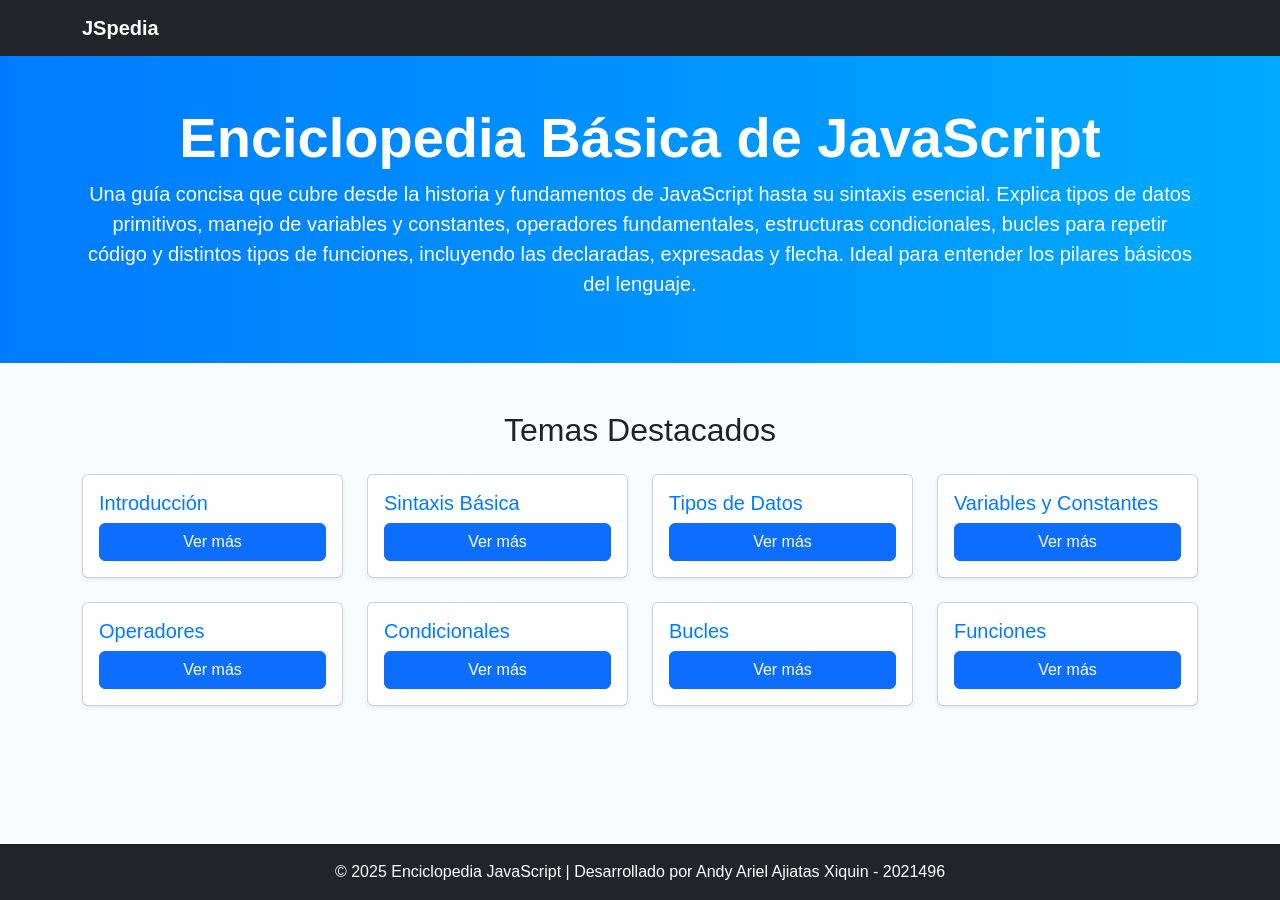
<file: index.html>
<!DOCTYPE html>
<html lang="es">
  <head>
    <meta charset="UTF-8" />
    <meta name="viewport" content="width=device-width, initial-scale=1.0" />
    <link rel="icon" href="../img/1.png" type="image/x-icon" />
    <title>Enciclopedia JavaScript</title>
    <link
      href="https://cdn.jsdelivr.net/npm/bootstrap@5.3.3/dist/css/bootstrap.min.css"
      rel="stylesheet"
    />
    <link href="css/style.css" rel="stylesheet" />
  </head>
  <body>
    <nav class="navbar navbar-expand-lg navbar-dark bg-dark shadow">
      <div class="container">
        <a class="navbar-brand fw-bold" href="index.html">JSpedia</a>
        <button
          class="navbar-toggler"
          type="button"
          data-bs-toggle="collapse"
          data-bs-target="#menu"
        >
          <span class="navbar-toggler-icon"></span>
        </button>
      </div>
    </nav>

    <header class="bg-primary text-white text-center py-5">
      <div class="container">
        <h1 class="display-4 fw-bold">Enciclopedia Básica de JavaScript</h1>
        <p class="lead">
          Una guía concisa que cubre desde la historia y fundamentos de
          JavaScript hasta su sintaxis esencial. Explica tipos de datos
          primitivos, manejo de variables y constantes, operadores
          fundamentales, estructuras condicionales, bucles para repetir código y
          distintos tipos de funciones, incluyendo las declaradas, expresadas y
          flecha. Ideal para entender los pilares básicos del lenguaje.
        </p>
      </div>
    </header>

    <main class="container my-5" id="temas">
      <h2 class="text-center mb-4">Temas Destacados</h2>
      <div class="row g-4 justify-content-center">
        <div class="col-12 col-sm-6 col-md-4 col-lg-3">
          <div class="card h-100 shadow-sm">
            <div class="card-body">
              <h5 class="card-title">Introducción</h5>
              <a href="temas/introduccion.html" class="btn btn-primary w-100"
                >Ver más</a
              >
            </div>
          </div>
        </div>

        <div class="col-md-3">
          <div class="card h-100 shadow-sm">
            <div class="card-body">
              <h5 class="card-title">Sintaxis Básica</h5>
              <a href="temas/sintaxis.html" class="btn btn-primary w-100"
                >Ver más</a
              >
            </div>
          </div>
        </div>

        <div class="col-md-3">
          <div class="card h-100 shadow-sm">
            <div class="card-body">
              <h5 class="card-title">Tipos de Datos</h5>
              <a href="temas/tipos-datos.html" class="btn btn-primary w-100"
                >Ver más</a
              >
            </div>
          </div>
        </div>

        <div class="col-md-3">
          <div class="card h-100 shadow-sm">
            <div class="card-body">
              <h5 class="card-title">Variables y Constantes</h5>
              <a href="temas/variables.html" class="btn btn-primary w-100"
                >Ver más</a
              >
            </div>
          </div>
        </div>

        <div class="col-md-3">
          <div class="card h-100 shadow-sm">
            <div class="card-body">
              <h5 class="card-title">Operadores</h5>
              <a href="temas/operadores.html" class="btn btn-primary w-100"
                >Ver más</a
              >
            </div>
          </div>
        </div>

        <div class="col-md-3">
          <div class="card h-100 shadow-sm">
            <div class="card-body">
              <h5 class="card-title">Condicionales</h5>
              <a href="temas/condicionales.html" class="btn btn-primary w-100"
                >Ver más</a
              >
            </div>
          </div>
        </div>

        <div class="col-md-3">
          <div class="card h-100 shadow-sm">
            <div class="card-body">
              <h5 class="card-title">Bucles</h5>
              <a href="temas/bucles.html" class="btn btn-primary w-100"
                >Ver más</a
              >
            </div>
          </div>
        </div>

        <div class="col-md-3">
          <div class="card h-100 shadow-sm">
            <div class="card-body">
              <h5 class="card-title">Funciones</h5>
              <a href="temas/funciones.html" class="btn btn-primary w-100"
                >Ver más</a
              >
            </div>
          </div>
        </div>
      </div>
    </main>

    <footer class="bg-dark text-white text-center py-3 mt-5">
      <p class="mb-0">
        © 2025 Enciclopedia JavaScript | Desarrollado por Andy Ariel Ajiatas
        Xiquin - 2021496
      </p>
    </footer>

    <script src="https://cdn.jsdelivr.net/npm/bootstrap@5.3.3/dist/js/bootstrap.bundle.min.js"></script>
  </body>
</html>
</file>
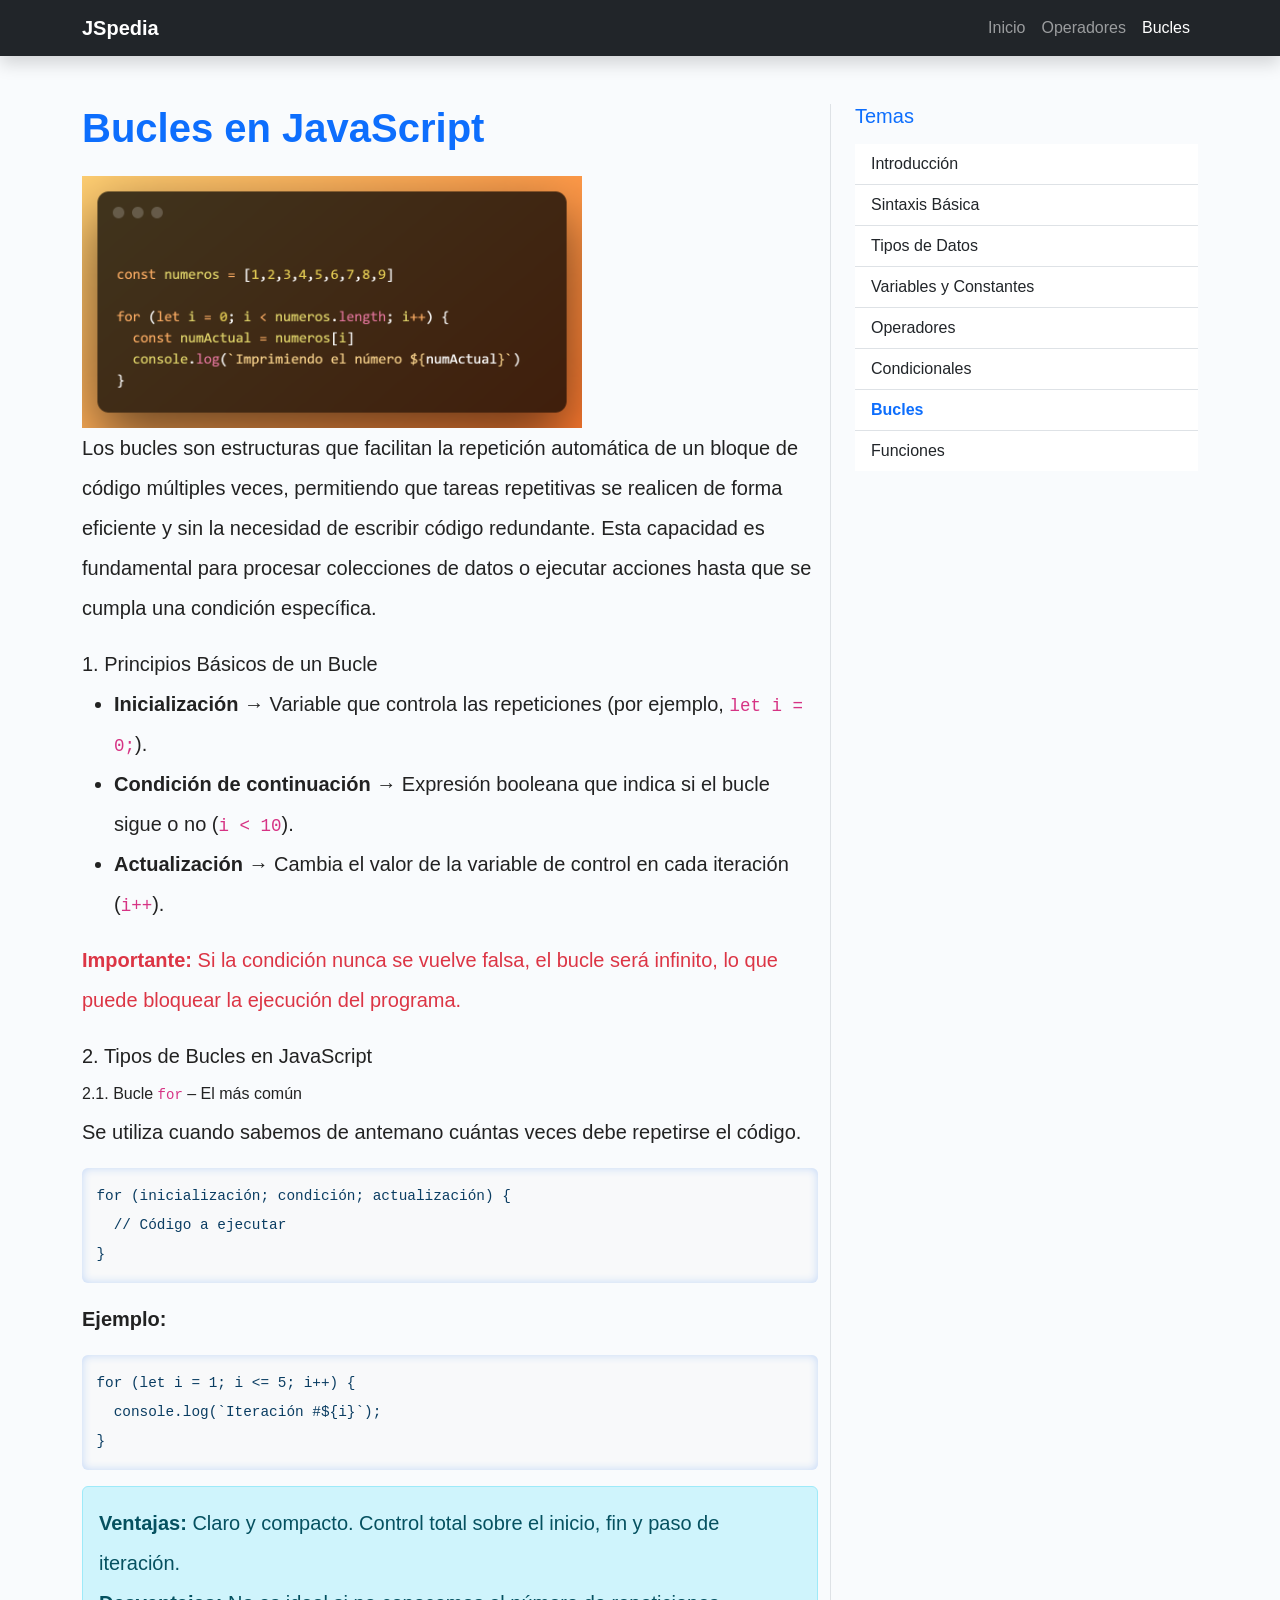
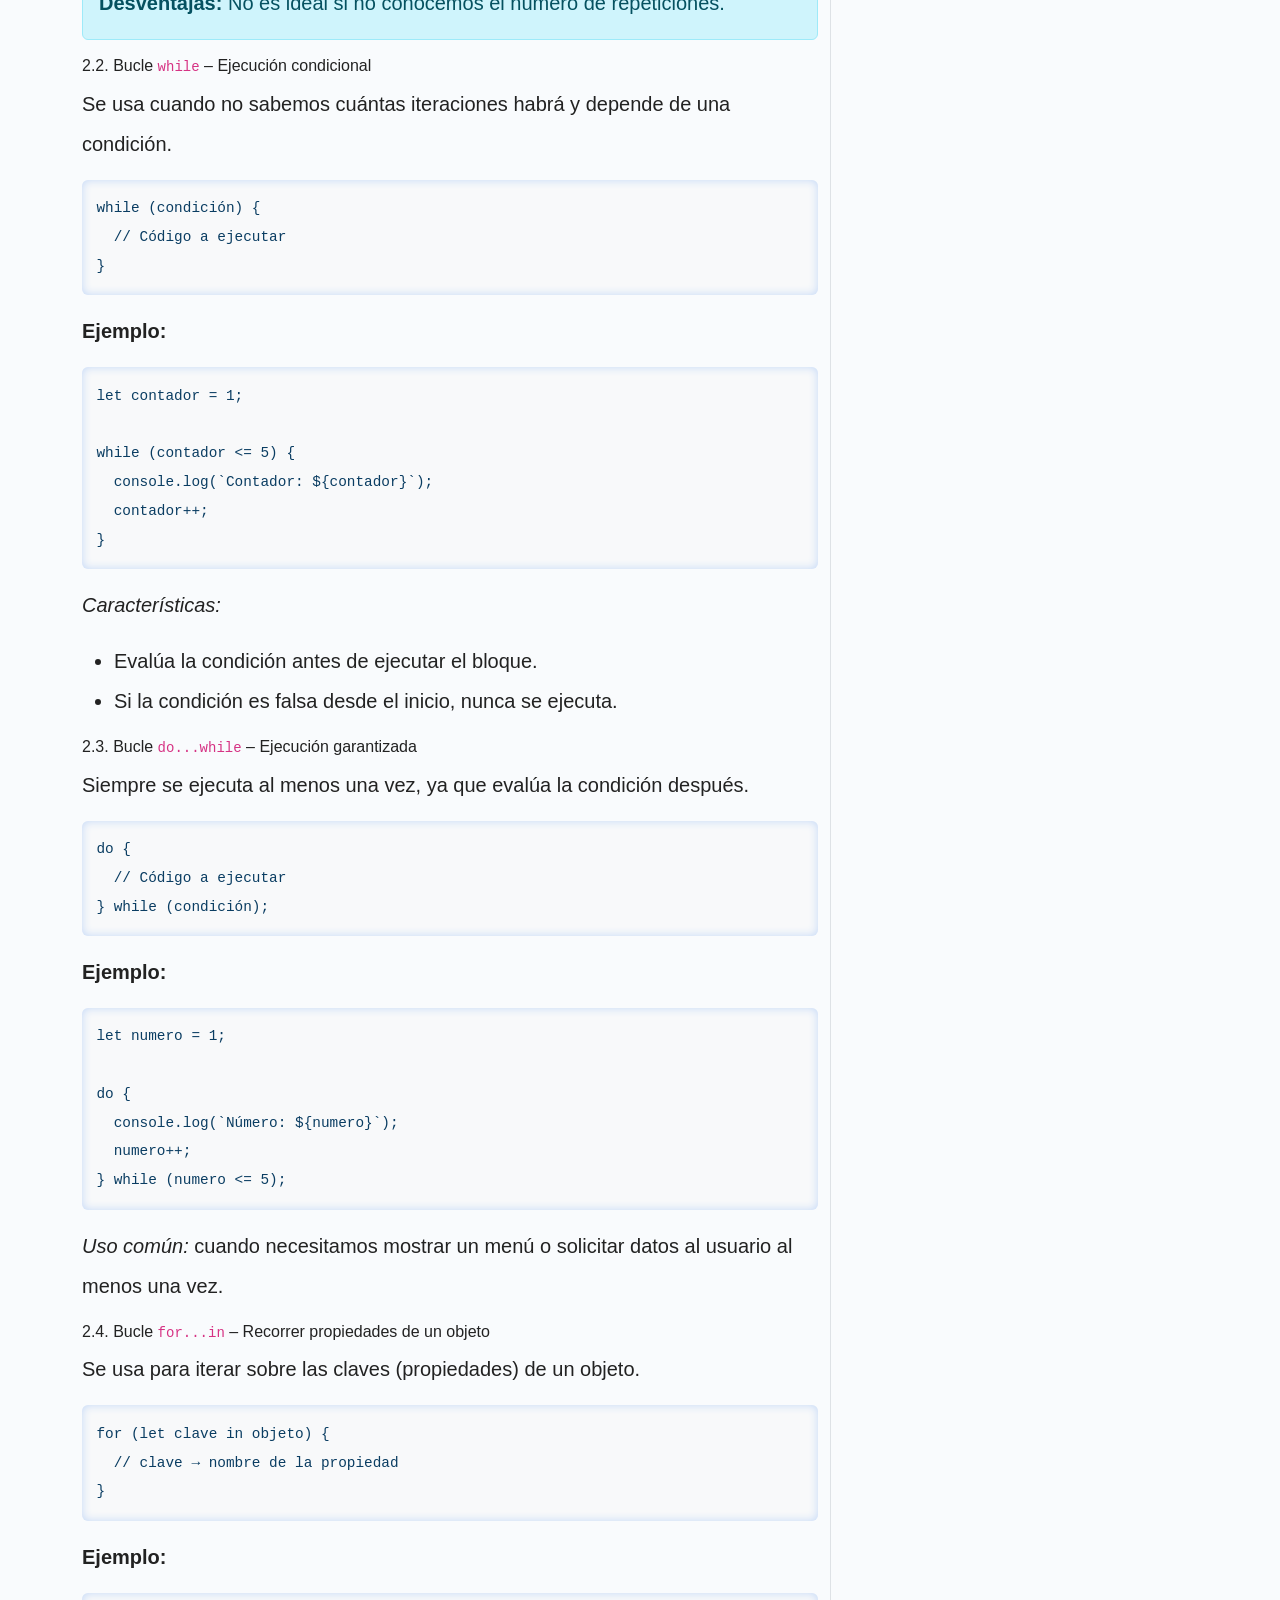
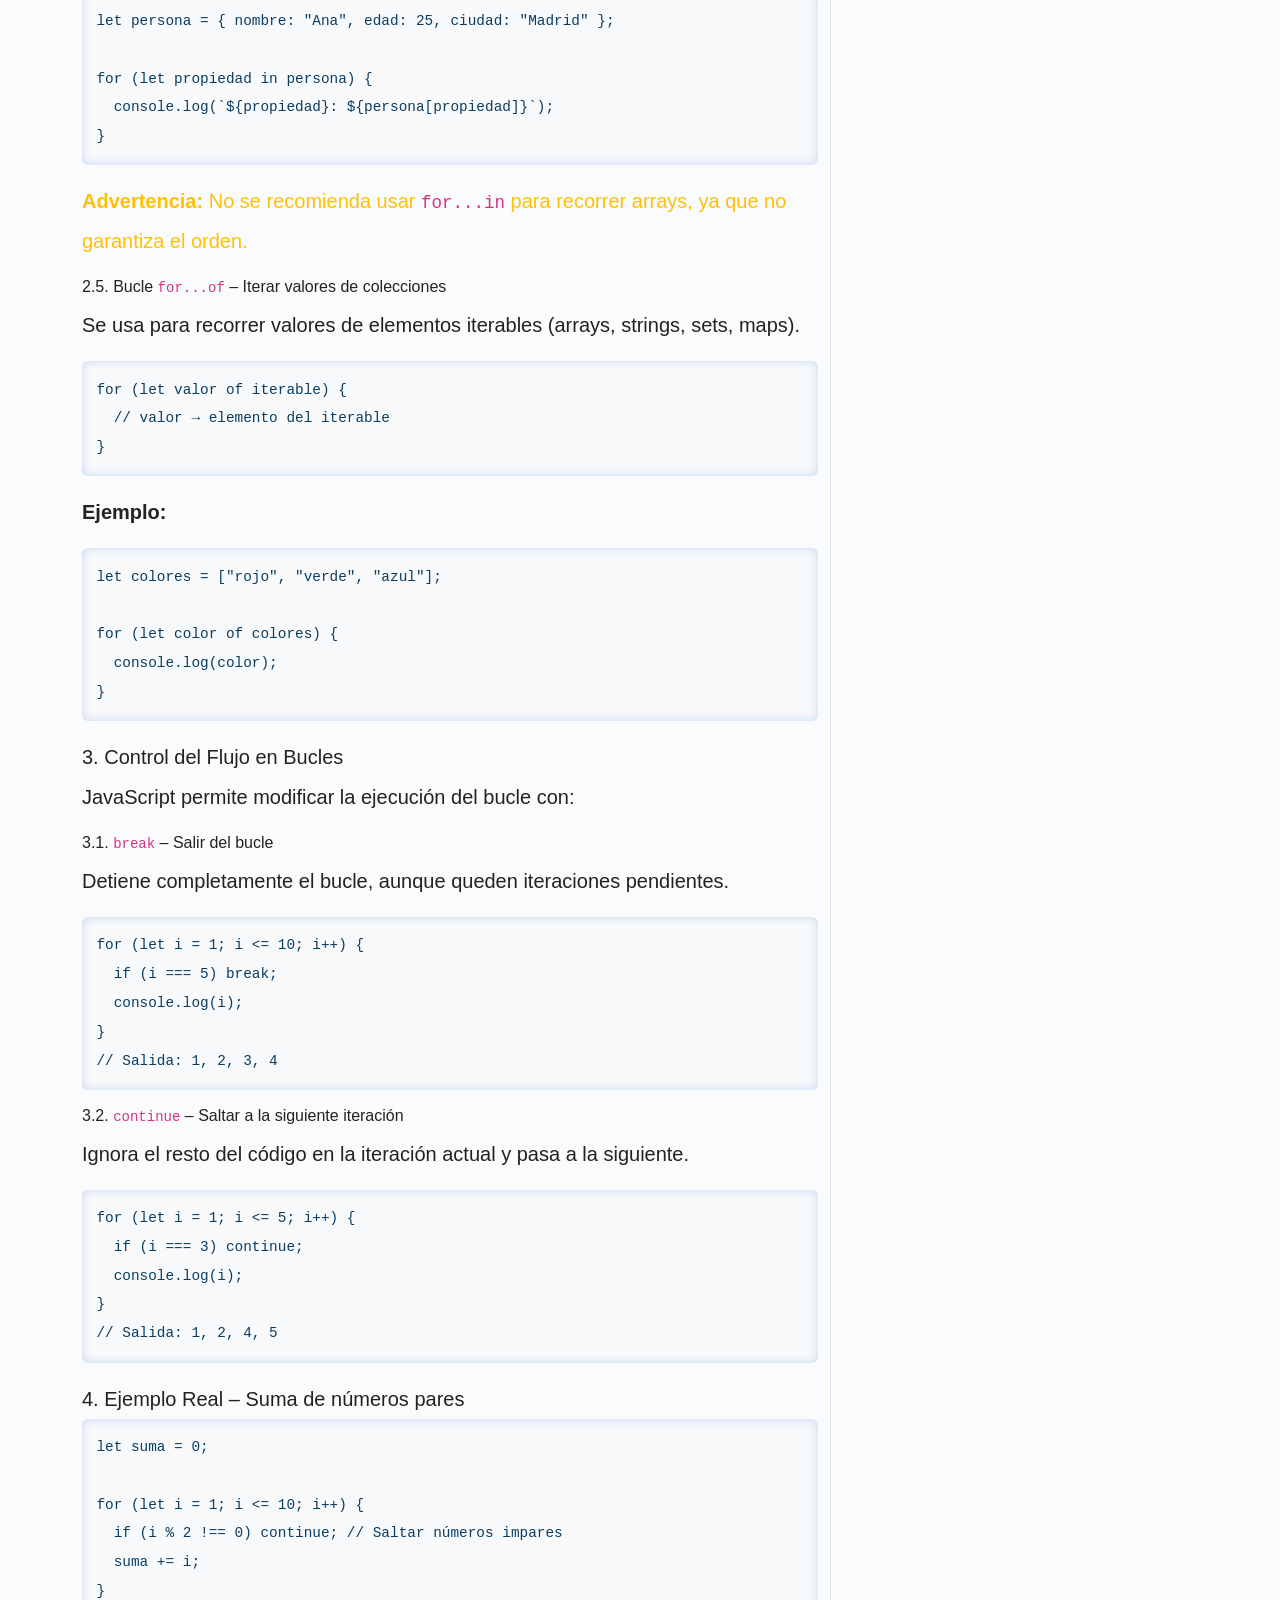
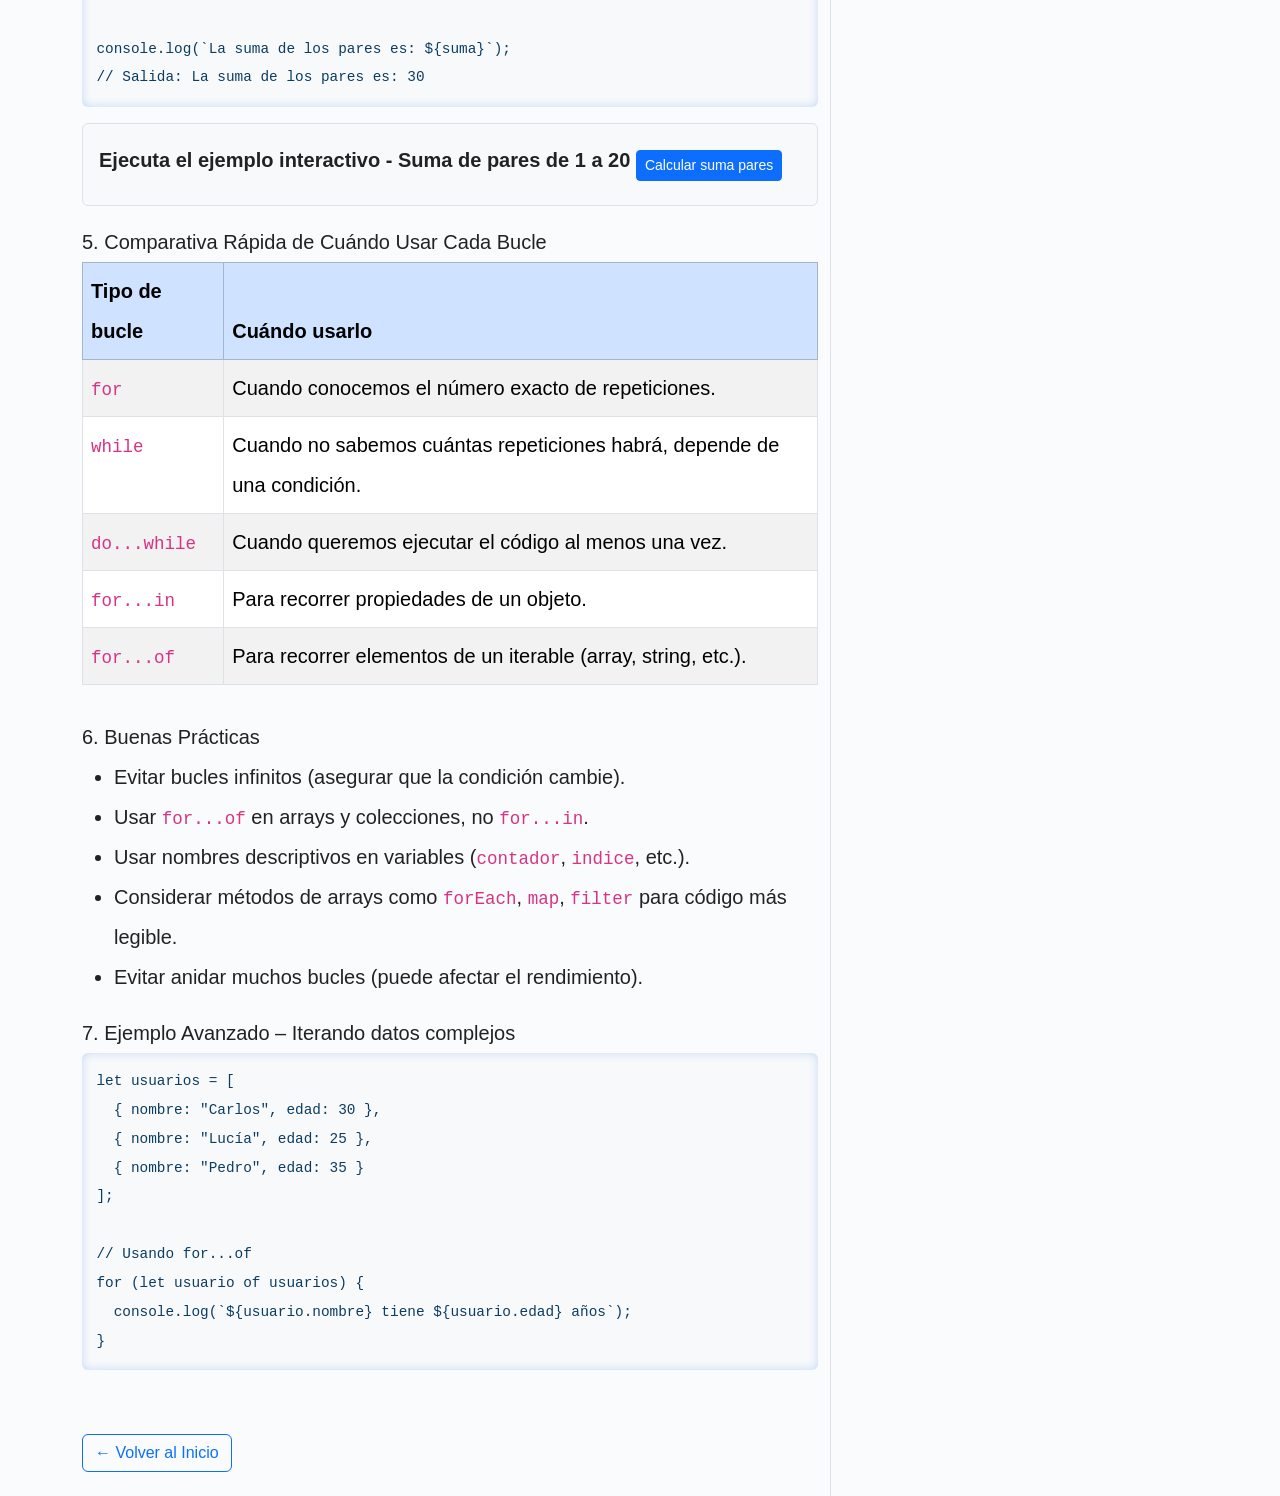
<file: temas/bucles.html>
<!DOCTYPE html>
<html lang="es">
  <head>
    <meta charset="UTF-8" />
    <meta name="viewport" content="width=device-width, initial-scale=1" />
    <link rel="icon" href="../img/1.png" type="image/x-icon" />
    <title>Bucles en JavaScript</title>
    <link
      href="https://cdn.jsdelivr.net/npm/bootstrap@5.3.3/dist/css/bootstrap.min.css"
      rel="stylesheet"
    />
    <link href="../css/style.css" rel="stylesheet" />
    <style>
      pre code {
        display: block;
        padding: 1em;
        background-color: #f8f9fa;
        border-radius: 0.375rem;
        overflow-x: auto;
        font-size: 0.9rem;
      }
    </style>
  </head>
  <body>
    <nav class="navbar navbar-expand-lg navbar-dark bg-dark shadow sticky-top">
      <div class="container">
        <a class="navbar-brand fw-bold" href="../index.html">JSpedia</a>
        <button
          class="navbar-toggler"
          type="button"
          data-bs-toggle="collapse"
          data-bs-target="#menuTema"
          aria-controls="menuTema"
          aria-expanded="false"
          aria-label="Toggle navigation"
        >
          <span class="navbar-toggler-icon"></span>
        </button>
        <div class="collapse navbar-collapse" id="menuTema">
          <ul class="navbar-nav ms-auto fs-6">
            <li class="nav-item">
              <a class="nav-link" href="../index.html">Inicio</a>
            </li>
            <li class="nav-item">
              <a class="nav-link" href="operadores.html">Operadores</a>
            </li>
            <li class="nav-item">
              <a class="nav-link active" href="bucles.html">Bucles</a>
            </li>
          </ul>
        </div>
      </div>
    </nav>

    <div class="container my-5">
      <div class="row">
        <main class="col-lg-8">
          <h1 class="mb-4 text-primary fw-bold">Bucles en JavaScript</h1>
          <img src="../img/7.png" class="card-img-top" alt="Bucles" />

          <article class="mb-4 fs-5 lh-lg">
            <section class="mb-5 fs-5 lh-lg">
              <p>
                Los bucles son estructuras que facilitan la repetición
                automática de un bloque de código múltiples veces, permitiendo
                que tareas repetitivas se realicen de forma eficiente y sin la
                necesidad de escribir código redundante. Esta capacidad es
                fundamental para procesar colecciones de datos o ejecutar
                acciones hasta que se cumpla una condición específica.
              </p>

              <h5 class="mt-4">1. Principios Básicos de un Bucle</h5>
              <ul>
                <li>
                  <strong>Inicialización</strong> → Variable que controla las
                  repeticiones (por ejemplo, <code>let i = 0;</code>).
                </li>
                <li>
                  <strong>Condición de continuación</strong> → Expresión
                  booleana que indica si el bucle sigue o no (<code
                    >i &lt; 10</code
                  >).
                </li>
                <li>
                  <strong>Actualización</strong> → Cambia el valor de la
                  variable de control en cada iteración (<code>i++</code>).
                </li>
              </ul>
              <p class="text-danger">
                <strong>Importante:</strong> Si la condición nunca se vuelve
                falsa, el bucle será infinito, lo que puede bloquear la
                ejecución del programa.
              </p>

              <h5 class="mt-4">2. Tipos de Bucles en JavaScript</h5>

              <h6 class="mt-3">2.1. Bucle <code>for</code> – El más común</h6>
              <p>
                Se utiliza cuando sabemos de antemano cuántas veces debe
                repetirse el código.
              </p>
              <pre><code>for (inicialización; condición; actualización) {
  // Código a ejecutar
}</code></pre>
              <p><strong>Ejemplo:</strong></p>
              <pre><code>for (let i = 1; i &lt;= 5; i++) {
  console.log(`Iteración #${i}`);
}</code></pre>
              <div class="alert alert-info">
                <strong>Ventajas:</strong> Claro y compacto. Control total sobre
                el inicio, fin y paso de iteración.<br />
                <strong>Desventajas:</strong> No es ideal si no conocemos el
                número de repeticiones.
              </div>

              <h6 class="mt-3">
                2.2. Bucle <code>while</code> – Ejecución condicional
              </h6>
              <p>
                Se usa cuando no sabemos cuántas iteraciones habrá y depende de
                una condición.
              </p>
              <pre><code>while (condición) {
  // Código a ejecutar
}</code></pre>
              <p><strong>Ejemplo:</strong></p>
              <pre><code>let contador = 1;

while (contador &lt;= 5) {
  console.log(`Contador: ${contador}`);
  contador++;
}</code></pre>
              <p><em>Características:</em></p>
              <ul>
                <li>Evalúa la condición antes de ejecutar el bloque.</li>
                <li>
                  Si la condición es falsa desde el inicio, nunca se ejecuta.
                </li>
              </ul>

              <h6 class="mt-3">
                2.3. Bucle <code>do...while</code> – Ejecución garantizada
              </h6>
              <p>
                Siempre se ejecuta al menos una vez, ya que evalúa la condición
                después.
              </p>
              <pre><code>do {
  // Código a ejecutar
} while (condición);</code></pre>
              <p><strong>Ejemplo:</strong></p>
              <pre><code>let numero = 1;

do {
  console.log(`Número: ${numero}`);
  numero++;
} while (numero &lt;= 5);</code></pre>
              <p>
                <em>Uso común:</em> cuando necesitamos mostrar un menú o
                solicitar datos al usuario al menos una vez.
              </p>

              <h6 class="mt-3">
                2.4. Bucle <code>for...in</code> – Recorrer propiedades de un
                objeto
              </h6>
              <p>
                Se usa para iterar sobre las claves (propiedades) de un objeto.
              </p>
              <pre><code>for (let clave in objeto) {
  // clave → nombre de la propiedad
}</code></pre>
              <p><strong>Ejemplo:</strong></p>
              <pre><code>let persona = { nombre: "Ana", edad: 25, ciudad: "Madrid" };

for (let propiedad in persona) {
  console.log(`${propiedad}: ${persona[propiedad]}`);
}</code></pre>
              <p class="text-warning">
                <strong>Advertencia:</strong> No se recomienda usar
                <code>for...in</code> para recorrer arrays, ya que no garantiza
                el orden.
              </p>

              <h6 class="mt-3">
                2.5. Bucle <code>for...of</code> – Iterar valores de colecciones
              </h6>
              <p>
                Se usa para recorrer valores de elementos iterables (arrays,
                strings, sets, maps).
              </p>
              <pre><code>for (let valor of iterable) {
  // valor → elemento del iterable
}</code></pre>
              <p><strong>Ejemplo:</strong></p>
              <pre><code>let colores = ["rojo", "verde", "azul"];

for (let color of colores) {
  console.log(color);
}</code></pre>

              <h5 class="mt-4">3. Control del Flujo en Bucles</h5>
              <p>JavaScript permite modificar la ejecución del bucle con:</p>

              <h6 class="mt-3">3.1. <code>break</code> – Salir del bucle</h6>
              <p>
                Detiene completamente el bucle, aunque queden iteraciones
                pendientes.
              </p>
              <pre><code>for (let i = 1; i &lt;= 10; i++) {
  if (i === 5) break;
  console.log(i);
}
// Salida: 1, 2, 3, 4</code></pre>

              <h6 class="mt-3">
                3.2. <code>continue</code> – Saltar a la siguiente iteración
              </h6>
              <p>
                Ignora el resto del código en la iteración actual y pasa a la
                siguiente.
              </p>
              <pre><code>for (let i = 1; i &lt;= 5; i++) {
  if (i === 3) continue;
  console.log(i);
}
// Salida: 1, 2, 4, 5</code></pre>

              <h5 class="mt-4">4. Ejemplo Real – Suma de números pares</h5>
              <pre><code>let suma = 0;

for (let i = 1; i &lt;= 10; i++) {
  if (i % 2 !== 0) continue; // Saltar números impares
  suma += i;
}

console.log(`La suma de los pares es: ${suma}`);
// Salida: La suma de los pares es: 30</code></pre>

              <div class="mb-4 p-3 border rounded bg-light">
                <strong
                  >Ejecuta el ejemplo interactivo - Suma de pares de 1 a
                  20</strong
                >
                <button id="btnSumPares" class="btn btn-sm btn-primary mt-2">
                  Calcular suma pares
                </button>
                <div
                  class="mt-2 fs-5 fw-semibold text-success"
                  id="resSumaPares"
                ></div>
              </div>

              <h5 class="mt-4">
                5. Comparativa Rápida de Cuándo Usar Cada Bucle
              </h5>
              <div class="table-responsive">
                <table class="table table-striped table-bordered">
                  <thead class="table-primary">
                    <tr>
                      <th>Tipo de bucle</th>
                      <th>Cuándo usarlo</th>
                    </tr>
                  </thead>
                  <tbody>
                    <tr>
                      <td><code>for</code></td>
                      <td>
                        Cuando conocemos el número exacto de repeticiones.
                      </td>
                    </tr>
                    <tr>
                      <td><code>while</code></td>
                      <td>
                        Cuando no sabemos cuántas repeticiones habrá, depende de
                        una condición.
                      </td>
                    </tr>
                    <tr>
                      <td><code>do...while</code></td>
                      <td>
                        Cuando queremos ejecutar el código al menos una vez.
                      </td>
                    </tr>
                    <tr>
                      <td><code>for...in</code></td>
                      <td>Para recorrer propiedades de un objeto.</td>
                    </tr>
                    <tr>
                      <td><code>for...of</code></td>
                      <td>
                        Para recorrer elementos de un iterable (array, string,
                        etc.).
                      </td>
                    </tr>
                  </tbody>
                </table>
              </div>

              <h5 class="mt-4">6. Buenas Prácticas</h5>
              <ul>
                <li>
                  Evitar bucles infinitos (asegurar que la condición cambie).
                </li>
                <li>
                  Usar <code>for...of</code> en arrays y colecciones, no
                  <code>for...in</code>.
                </li>
                <li>
                  Usar nombres descriptivos en variables (<code>contador</code>,
                  <code>indice</code>, etc.).
                </li>
                <li>
                  Considerar métodos de arrays como <code>forEach</code>,
                  <code>map</code>, <code>filter</code> para código más legible.
                </li>
                <li>
                  Evitar anidar muchos bucles (puede afectar el rendimiento).
                </li>
              </ul>

              <h5 class="mt-4">
                7. Ejemplo Avanzado – Iterando datos complejos
              </h5>
              <pre><code>let usuarios = [
  { nombre: "Carlos", edad: 30 },
  { nombre: "Lucía", edad: 25 },
  { nombre: "Pedro", edad: 35 }
];

// Usando for...of
for (let usuario of usuarios) {
  console.log(`${usuario.nombre} tiene ${usuario.edad} años`);
}</code></pre>
            </section>

            <a href="../index.html" class="btn btn-outline-primary mt-3"
              >← Volver al Inicio</a
            >
          </article>
        </main>

        <nav class="col-lg-4 mt-4 mt-lg-0 ps-lg-4 border-start">
          <h5 class="text-primary mb-3">Temas</h5>
          <ul class="list-group list-group-flush">
            <li class="list-group-item">
              <a href="introduccion.html" class="text-decoration-none text-dark"
                >Introducción</a
              >
            </li>
            <li class="list-group-item">
              <a href="sintaxis.html" class="text-decoration-none text-dark"
                >Sintaxis Básica</a
              >
            </li>
            <li class="list-group-item">
              <a href="tipos-datos.html" class="text-decoration-none text-dark"
                >Tipos de Datos</a
              >
            </li>
            <li class="list-group-item">
              <a href="variables.html" class="text-decoration-none text-dark"
                >Variables y Constantes</a
              >
            </li>
            <li class="list-group-item">
              <a href="operadores.html" class="text-decoration-none text-dark"
                >Operadores</a
              >
            </li>
            <li class="list-group-item">
              <a
                href="condicionales.html"
                class="text-decoration-none text-dark"
                >Condicionales</a
              >
            </li>
            <li class="list-group-item">
              <a
                href="bucles.html"
                class="text-decoration-none fw-semibold text-primary"
                >Bucles</a
              >
            </li>
            <li class="list-group-item">
              <a href="funciones.html" class="text-decoration-none text-dark"
                >Funciones</a
              >
            </li>
          </ul>
        </nav>
      </div>
    </div>

    <script src="https://cdn.jsdelivr.net/npm/bootstrap@5.3.3/dist/js/bootstrap.bundle.min.js"></script>
    <script>
      document.getElementById("btnSumPares").addEventListener("click", () => {
        let suma = 0;
        for (let i = 1; i <= 20; i++) {
          if (i % 2 !== 0) continue;
          suma += i;
        }
        document.getElementById(
          "resSumaPares"
        ).textContent = `La suma de los números pares entre 1 y 20 es: ${suma}`;
        console.log("Suma pares 1-20:", suma);
      });
    </script>
  </body>
</html>
</file>
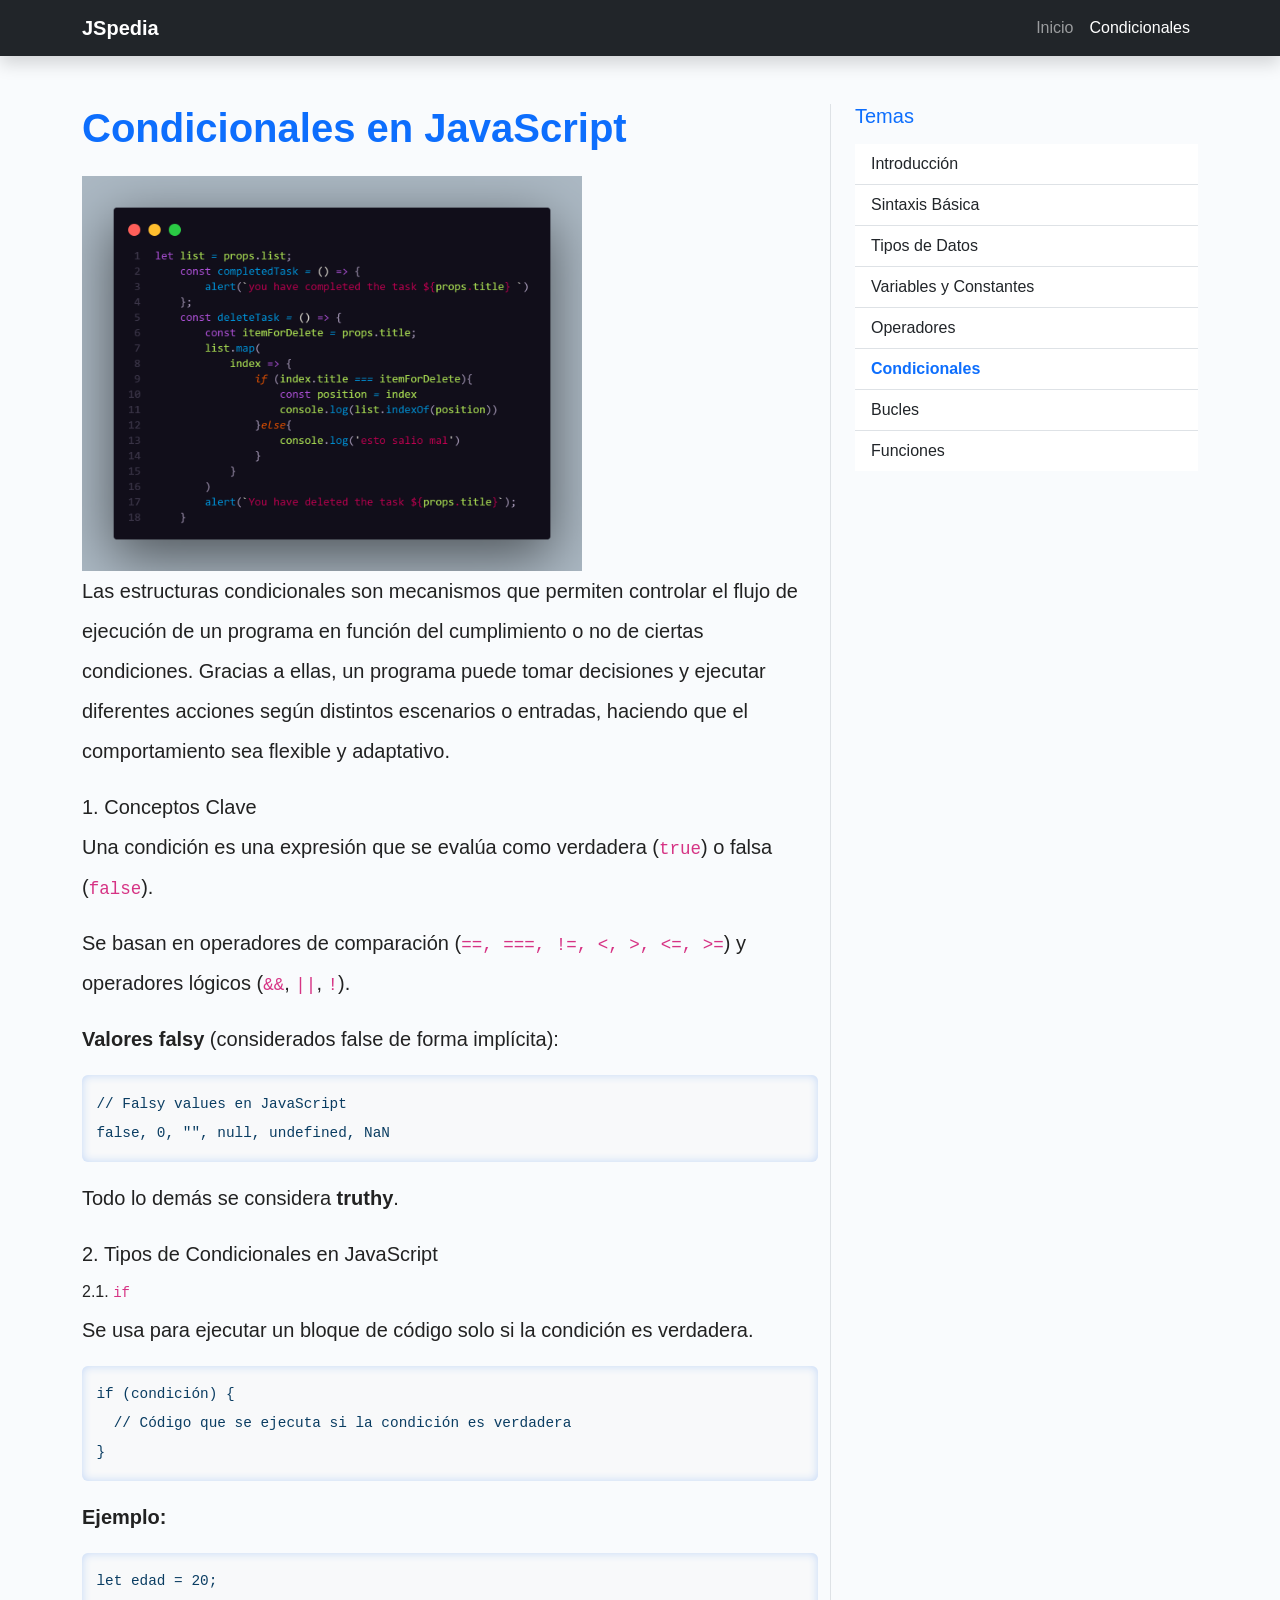
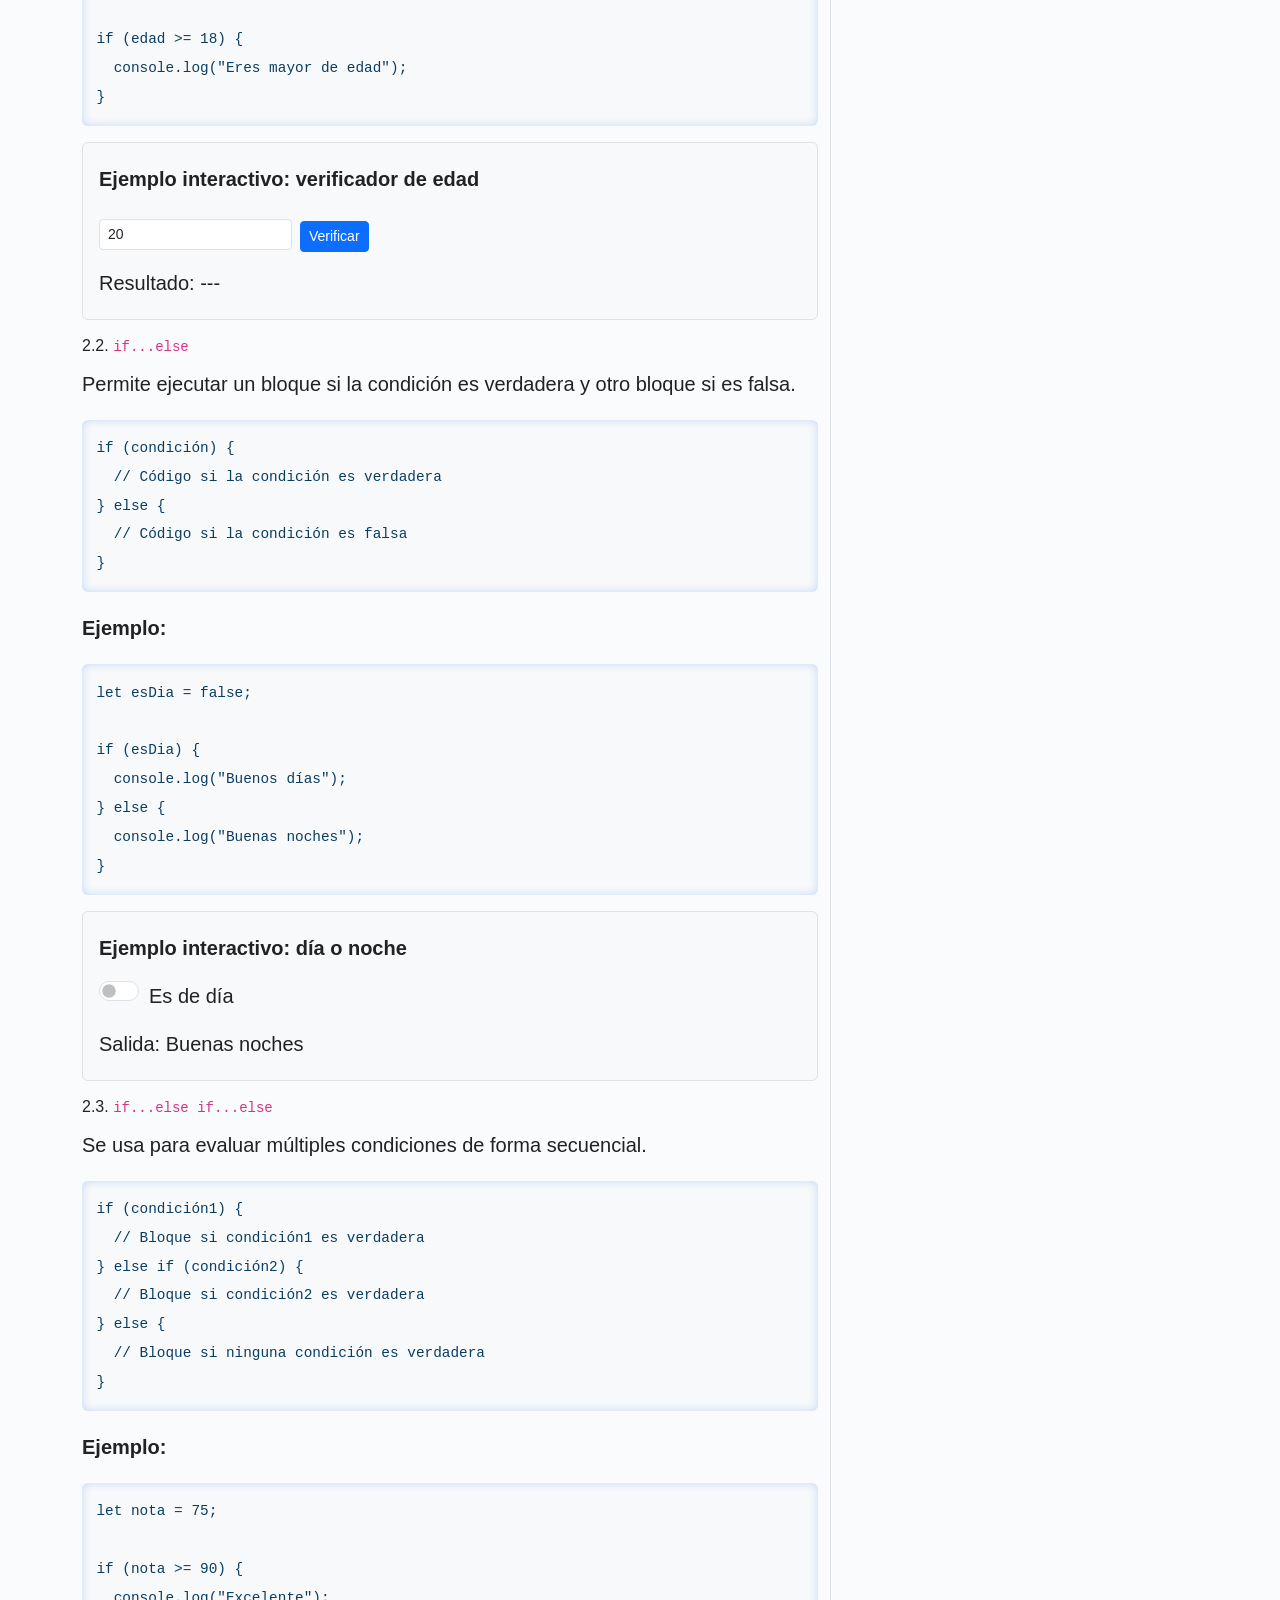
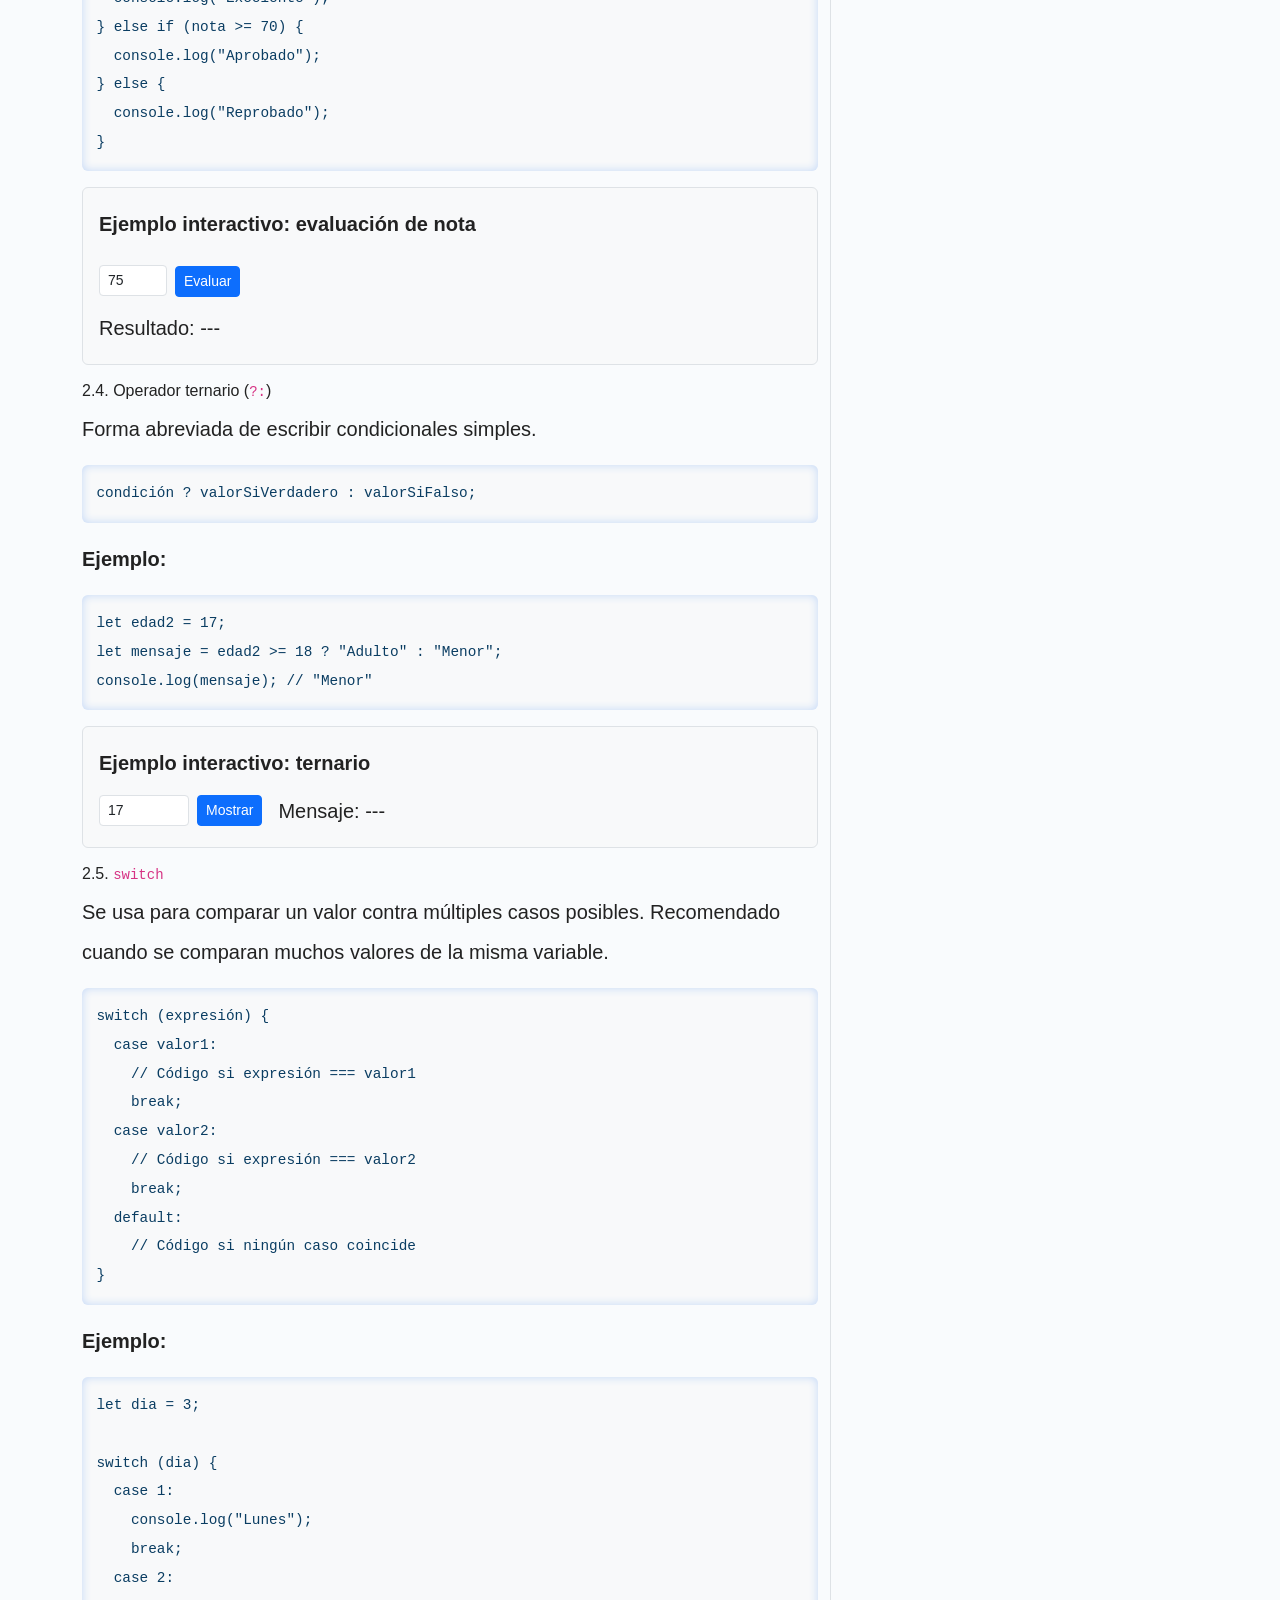
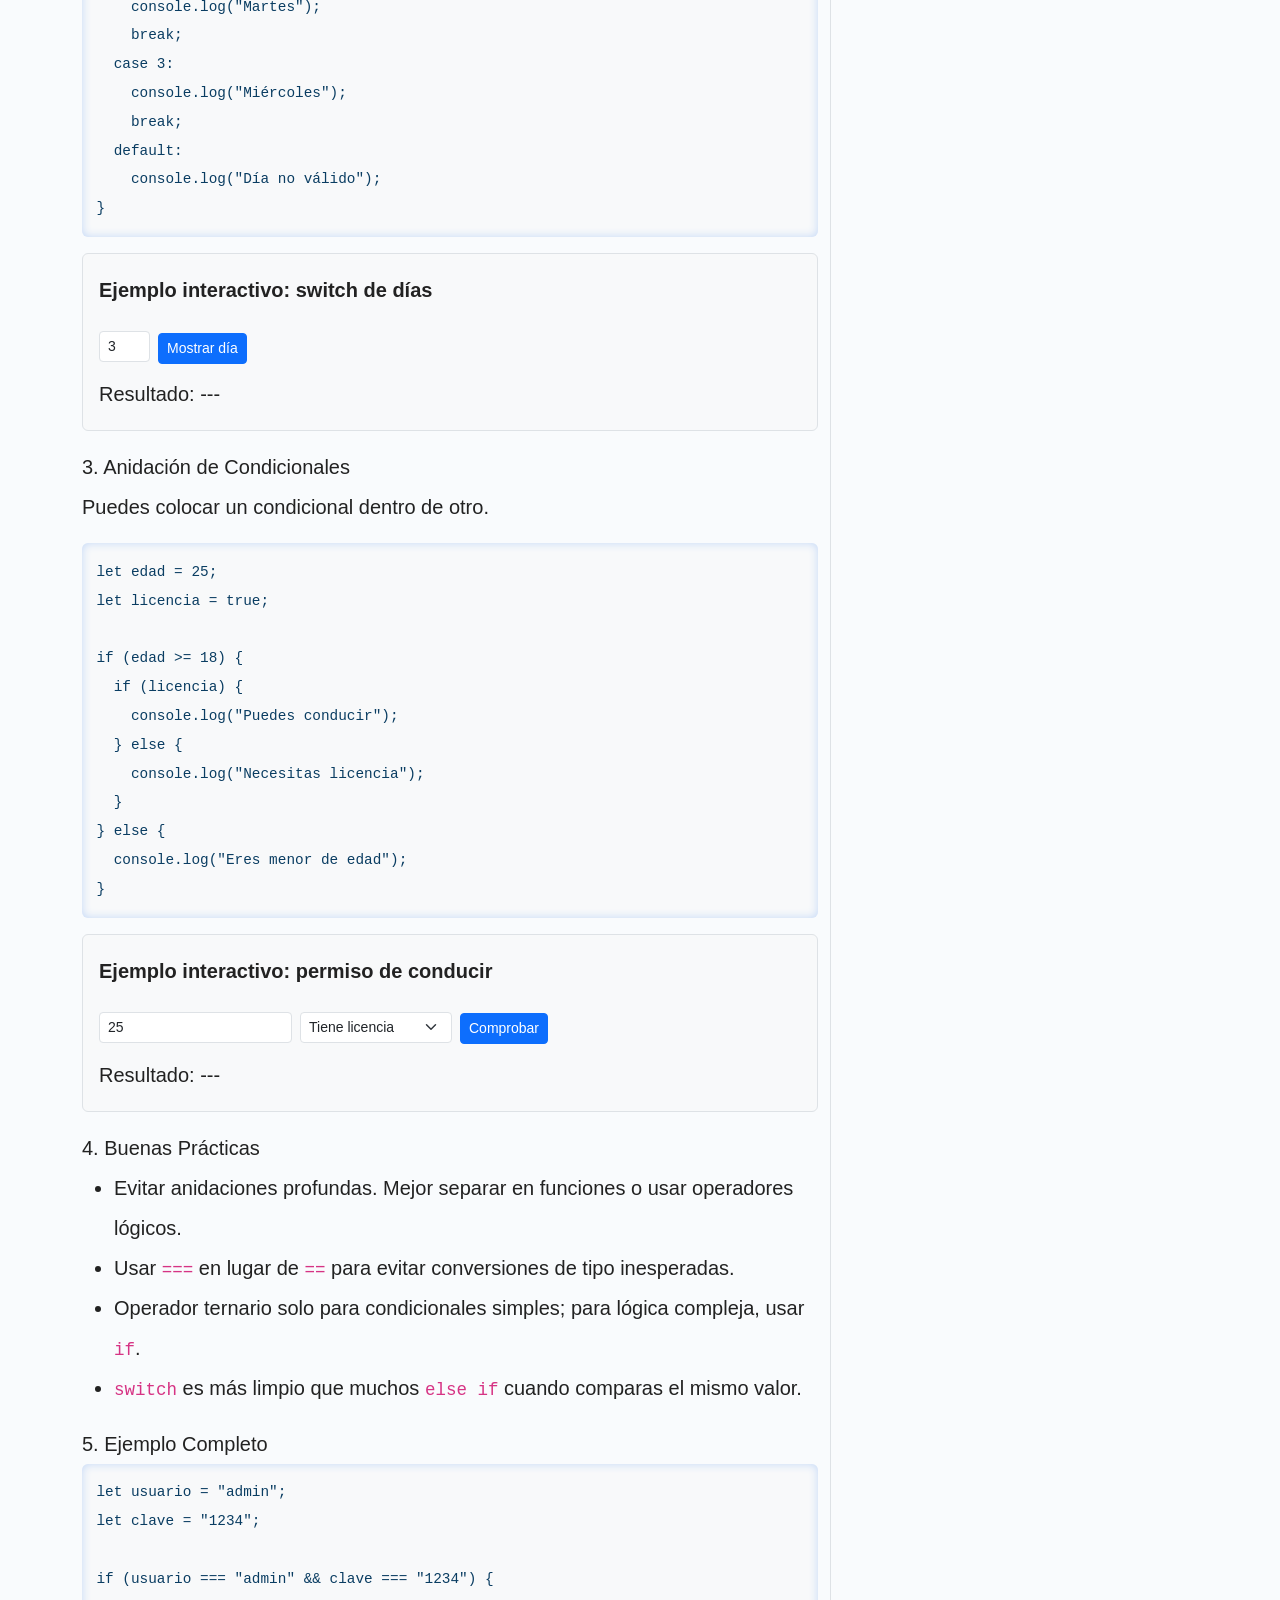
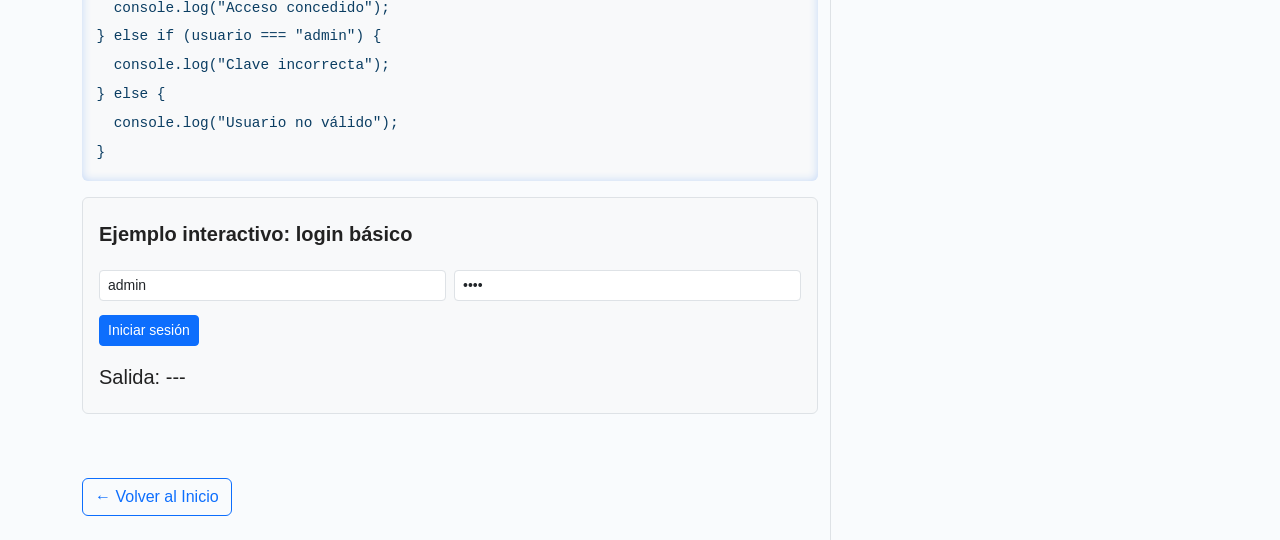
<file: temas/condicionales.html>
<!DOCTYPE html>
<html lang="es">
  <head>
    <meta charset="UTF-8" />
    <meta name="viewport" content="width=device-width, initial-scale=1" />
    <link rel="icon" href="../img/1.png" type="image/x-icon" />
    <title>Condicionales en JavaScript</title>
    <link
      href="https://cdn.jsdelivr.net/npm/bootstrap@5.3.3/dist/css/bootstrap.min.css"
      rel="stylesheet"
    />
    <link href="../css/style.css" rel="stylesheet" />
    <style>
      pre code {
        display: block;
        padding: 1em;
        background-color: #f8f9fa;
        border-radius: 0.375rem;
        overflow-x: auto;
        font-size: 0.9rem;
      }
    </style>
  </head>
  <body>
    <nav class="navbar navbar-expand-lg navbar-dark bg-dark shadow sticky-top">
      <div class="container">
        <a class="navbar-brand fw-bold" href="../index.html">JSpedia</a>
        <button
          class="navbar-toggler"
          type="button"
          data-bs-toggle="collapse"
          data-bs-target="#menuTema"
          aria-controls="menuTema"
          aria-expanded="false"
          aria-label="Toggle navigation"
        >
          <span class="navbar-toggler-icon"></span>
        </button>
        <div class="collapse navbar-collapse" id="menuTema">
          <ul class="navbar-nav ms-auto fs-6">
            <li class="nav-item">
              <a class="nav-link" href="../index.html">Inicio</a>
            </li>
            <li class="nav-item">
              <a class="nav-link active" href="condicionales.html"
                >Condicionales</a
              >
            </li>
          </ul>
        </div>
      </div>
    </nav>

    <div class="container my-5">
      <div class="row">
        <main class="col-lg-8">
          <h1 class="mb-4 text-primary fw-bold">Condicionales en JavaScript</h1>
          <img src="../img/6.png" class="card-img-top" alt="Condicionales" />

          <article class="mb-4 fs-5 lh-lg">
            <section class="mb-5 fs-5 lh-lg">
              <p>
                Las estructuras condicionales son mecanismos que permiten
                controlar el flujo de ejecución de un programa en función del
                cumplimiento o no de ciertas condiciones. Gracias a ellas, un
                programa puede tomar decisiones y ejecutar diferentes acciones
                según distintos escenarios o entradas, haciendo que el
                comportamiento sea flexible y adaptativo.
              </p>
              <h5 class="mt-4">1. Conceptos Clave</h5>
              <p>
                Una condición es una expresión que se evalúa como verdadera
                (<code>true</code>) o falsa (<code>false</code>).
              </p>

              <p>
                Se basan en operadores de comparación (<code
                  >==, ===, !=, &lt;, &gt;, &lt;=, &gt;=</code
                >) y operadores lógicos (<code>&&</code>, <code>||</code>,
                <code>!</code>).
              </p>

              <p>
                <strong>Valores falsy</strong> (considerados false de forma
                implícita):
              </p>
              <pre><code>// Falsy values en JavaScript
false, 0, "", null, undefined, NaN</code></pre>
              <p>Todo lo demás se considera <strong>truthy</strong>.</p>

              <h5 class="mt-4">2. Tipos de Condicionales en JavaScript</h5>

              <h6 class="mt-3">2.1. <code>if</code></h6>
              <p>
                Se usa para ejecutar un bloque de código solo si la condición es
                verdadera.
              </p>
              <pre><code>if (condición) {
  // Código que se ejecuta si la condición es verdadera
}</code></pre>

              <p><strong>Ejemplo:</strong></p>
              <pre><code>let edad = 20;

if (edad >= 18) {
  console.log("Eres mayor de edad");
}</code></pre>

              <div class="mb-3 p-3 border rounded bg-light">
                <strong>Ejemplo interactivo: verificador de edad</strong>
                <div class="row g-2 align-items-center mt-2">
                  <div class="col-auto">
                    <input
                      id="edadInput"
                      class="form-control form-control-sm"
                      type="number"
                      min="0"
                      value="20"
                    />
                  </div>
                  <div class="col-auto">
                    <button id="btnCheckEdad" class="btn btn-sm btn-primary">
                      Verificar
                    </button>
                  </div>
                  <div class="col-12 mt-2">
                    Resultado: <span id="edadResultado">---</span>
                  </div>
                </div>
              </div>

              <h6 class="mt-3">2.2. <code>if...else</code></h6>
              <p>
                Permite ejecutar un bloque si la condición es verdadera y otro
                bloque si es falsa.
              </p>
              <pre><code>if (condición) {
  // Código si la condición es verdadera
} else {
  // Código si la condición es falsa
}</code></pre>

              <p><strong>Ejemplo:</strong></p>
              <pre><code>let esDia = false;

if (esDia) {
  console.log("Buenos días");
} else {
  console.log("Buenas noches");
}</code></pre>

              <div class="mb-3 p-3 border rounded bg-light">
                <strong>Ejemplo interactivo: día o noche</strong>
                <div class="form-check form-switch mt-2">
                  <input
                    class="form-check-input"
                    type="checkbox"
                    id="switchDia"
                  />
                  <label class="form-check-label" for="switchDia"
                    >Es de día</label
                  >
                </div>
                <div class="mt-2">
                  Salida: <span id="diaResultado">---</span>
                </div>
              </div>

              <h6 class="mt-3">2.3. <code>if...else if...else</code></h6>
              <p>
                Se usa para evaluar múltiples condiciones de forma secuencial.
              </p>
              <pre><code>if (condición1) {
  // Bloque si condición1 es verdadera
} else if (condición2) {
  // Bloque si condición2 es verdadera
} else {
  // Bloque si ninguna condición es verdadera
}</code></pre>

              <p><strong>Ejemplo:</strong></p>
              <pre><code>let nota = 75;

if (nota >= 90) {
  console.log("Excelente");
} else if (nota >= 70) {
  console.log("Aprobado");
} else {
  console.log("Reprobado");
}</code></pre>

              <div class="mb-3 p-3 border rounded bg-light">
                <strong>Ejemplo interactivo: evaluación de nota</strong>
                <div class="row g-2 align-items-center mt-2">
                  <div class="col-auto">
                    <input
                      id="notaInput"
                      class="form-control form-control-sm"
                      type="number"
                      min="0"
                      max="100"
                      value="75"
                    />
                  </div>
                  <div class="col-auto">
                    <button id="btnEvalNota" class="btn btn-sm btn-primary">
                      Evaluar
                    </button>
                  </div>
                  <div class="col-12 mt-2">
                    Resultado: <span id="notaResultado">---</span>
                  </div>
                </div>
              </div>

              <h6 class="mt-3">2.4. Operador ternario (<code>?:</code>)</h6>
              <p>Forma abreviada de escribir condicionales simples.</p>
              <pre><code>condición ? valorSiVerdadero : valorSiFalso;</code></pre>

              <p><strong>Ejemplo:</strong></p>
              <pre><code>let edad2 = 17;
let mensaje = edad2 >= 18 ? "Adulto" : "Menor";
console.log(mensaje); // "Menor"</code></pre>

              <div class="mb-3 p-3 border rounded bg-light">
                <strong>Ejemplo interactivo: ternario</strong>
                <div class="d-flex gap-2 align-items-center mt-2">
                  <input
                    id="ternEdad"
                    class="form-control form-control-sm"
                    type="number"
                    value="17"
                    style="width: 90px"
                  />
                  <button id="btnTern" class="btn btn-sm btn-primary">
                    Mostrar
                  </button>
                  <div class="ms-2">Mensaje: <span id="ternMsg">---</span></div>
                </div>
              </div>

              <h6 class="mt-3">2.5. <code>switch</code></h6>
              <p>
                Se usa para comparar un valor contra múltiples casos posibles.
                Recomendado cuando se comparan muchos valores de la misma
                variable.
              </p>
              <pre><code>switch (expresión) {
  case valor1:
    // Código si expresión === valor1
    break;
  case valor2:
    // Código si expresión === valor2
    break;
  default:
    // Código si ningún caso coincide
}</code></pre>

              <p><strong>Ejemplo:</strong></p>
              <pre><code>let dia = 3;

switch (dia) {
  case 1:
    console.log("Lunes");
    break;
  case 2:
    console.log("Martes");
    break;
  case 3:
    console.log("Miércoles");
    break;
  default:
    console.log("Día no válido");
}</code></pre>

              <div class="mb-3 p-3 border rounded bg-light">
                <strong>Ejemplo interactivo: switch de días</strong>
                <div class="row g-2 align-items-center mt-2">
                  <div class="col-auto">
                    <input
                      id="diaInput"
                      class="form-control form-control-sm"
                      type="number"
                      min="1"
                      max="7"
                      value="3"
                    />
                  </div>
                  <div class="col-auto">
                    <button id="btnSwitch" class="btn btn-sm btn-primary">
                      Mostrar día
                    </button>
                  </div>
                  <div class="col-12 mt-2">
                    Resultado: <span id="switchResultado">---</span>
                  </div>
                </div>
              </div>

              <h5 class="mt-4">3. Anidación de Condicionales</h5>
              <p>Puedes colocar un condicional dentro de otro.</p>
              <pre><code>let edad = 25;
let licencia = true;

if (edad >= 18) {
  if (licencia) {
    console.log("Puedes conducir");
  } else {
    console.log("Necesitas licencia");
  }
} else {
  console.log("Eres menor de edad");
}</code></pre>

              <div class="mb-3 p-3 border rounded bg-light">
                <strong>Ejemplo interactivo: permiso de conducir</strong>
                <div class="row g-2 align-items-center mt-2">
                  <div class="col-auto">
                    <input
                      id="edadConducir"
                      class="form-control form-control-sm"
                      type="number"
                      value="25"
                      min="0"
                    />
                  </div>
                  <div class="col-auto" style="min-width: 160px">
                    <select id="tieneLic" class="form-select form-select-sm">
                      <option value="true">Tiene licencia</option>
                      <option value="false">No tiene licencia</option>
                    </select>
                  </div>
                  <div class="col-auto">
                    <button id="btnConducir" class="btn btn-sm btn-primary">
                      Comprobar
                    </button>
                  </div>
                  <div class="col-12 mt-2">
                    Resultado: <span id="conducirResultado">---</span>
                  </div>
                </div>
              </div>

              <h5 class="mt-4">4. Buenas Prácticas</h5>
              <ul>
                <li>
                  Evitar anidaciones profundas. Mejor separar en funciones o
                  usar operadores lógicos.
                </li>
                <li>
                  Usar <code>===</code> en lugar de <code>==</code> para evitar
                  conversiones de tipo inesperadas.
                </li>
                <li>
                  Operador ternario solo para condicionales simples; para lógica
                  compleja, usar <code>if</code>.
                </li>
                <li>
                  <code>switch</code> es más limpio que muchos
                  <code>else if</code> cuando comparas el mismo valor.
                </li>
              </ul>

              <h5 class="mt-4">5. Ejemplo Completo</h5>
              <pre><code>let usuario = "admin";
let clave = "1234";

if (usuario === "admin" && clave === "1234") {
  console.log("Acceso concedido");
} else if (usuario === "admin") {
  console.log("Clave incorrecta");
} else {
  console.log("Usuario no válido");
}</code></pre>

              <div class="mb-3 p-3 border rounded bg-light">
                <strong>Ejemplo interactivo: login básico</strong>
                <div class="row g-2 mt-2">
                  <div class="col-6">
                    <input
                      id="loginUser"
                      class="form-control form-control-sm"
                      placeholder="Usuario"
                      value="admin"
                    />
                  </div>
                  <div class="col-6">
                    <input
                      id="loginPass"
                      class="form-control form-control-sm"
                      placeholder="Clave"
                      value="1234"
                      type="password"
                    />
                  </div>
                  <div class="col-12 mt-2">
                    <button id="btnLogin" class="btn btn-sm btn-primary">
                      Iniciar sesión
                    </button>
                  </div>
                  <div class="col-12 mt-2">
                    Salida: <span id="loginResultado">---</span>
                  </div>
                </div>
              </div>
            </section>

            <a href="../index.html" class="btn btn-outline-primary mt-3"
              >← Volver al Inicio</a
            >
          </article>
        </main>

        <nav class="col-lg-4 mt-4 mt-lg-0 ps-lg-4 border-start">
          <h5 class="text-primary mb-3">Temas</h5>
          <ul class="list-group list-group-flush">
            <li class="list-group-item">
              <a href="introduccion.html" class="text-decoration-none text-dark"
                >Introducción</a
              >
            </li>
            <li class="list-group-item">
              <a href="sintaxis.html" class="text-decoration-none text-dark"
                >Sintaxis Básica</a
              >
            </li>
            <li class="list-group-item">
              <a href="tipos-datos.html" class="text-decoration-none text-dark"
                >Tipos de Datos</a
              >
            </li>
            <li class="list-group-item">
              <a href="variables.html" class="text-decoration-none text-dark"
                >Variables y Constantes</a
              >
            </li>
            <li class="list-group-item">
              <a href="operadores.html" class="text-decoration-none text-dark"
                >Operadores</a
              >
            </li>
            <li class="list-group-item">
              <a
                href="condicionales.html"
                class="text-decoration-none fw-semibold text-primary"
                >Condicionales</a
              >
            </li>
            <li class="list-group-item">
              <a href="bucles.html" class="text-decoration-none text-dark"
                >Bucles</a
              >
            </li>
            <li class="list-group-item">
              <a href="funciones.html" class="text-decoration-none text-dark"
                >Funciones</a
              >
            </li>
          </ul>
        </nav>
      </div>
    </div>

    <script src="https://cdn.jsdelivr.net/npm/bootstrap@5.3.3/dist/js/bootstrap.bundle.min.js"></script>
    <script>
      document.getElementById("btnCheckEdad").addEventListener("click", () => {
        const edad = Number(document.getElementById("edadInput").value);
        const out = document.getElementById("edadResultado");
        if (Number.isNaN(edad)) {
          out.textContent = "Entrada inválida";
          return;
        }
        out.textContent =
          edad >= 18 ? "Eres mayor de edad" : "Eres menor de edad";
        console.log("Verificador edad:", edad, out.textContent);
      });

      document.getElementById("switchDia").addEventListener("change", () => {
        const esDia = document.getElementById("switchDia").checked;
        document.getElementById("diaResultado").textContent = esDia
          ? "Buenos días"
          : "Buenas noches";
        console.log("Es día:", esDia);
      });

      document.getElementById("diaResultado").textContent =
        document.getElementById("switchDia").checked
          ? "Buenos días"
          : "Buenas noches";

      document.getElementById("btnEvalNota").addEventListener("click", () => {
        const nota = Number(document.getElementById("notaInput").value);
        const out = document.getElementById("notaResultado");
        if (Number.isNaN(nota)) {
          out.textContent = "Entrada inválida";
          return;
        }
        if (nota >= 90) out.textContent = "Excelente";
        else if (nota >= 70) out.textContent = "Aprobado";
        else out.textContent = "Reprobado";
        console.log("Nota:", nota, out.textContent);
      });

      document.getElementById("btnTern").addEventListener("click", () => {
        const edad = Number(document.getElementById("ternEdad").value);
        const msg = edad >= 18 ? "Adulto" : "Menor";
        document.getElementById("ternMsg").textContent = msg;
        console.log("Ternario:", edad, msg);
      });

      document.getElementById("btnSwitch").addEventListener("click", () => {
        const dia = Number(document.getElementById("diaInput").value);
        let res;
        switch (dia) {
          case 1:
            res = "Lunes";
            break;
          case 2:
            res = "Martes";
            break;
          case 3:
            res = "Miércoles";
            break;
          case 4:
            res = "Jueves";
            break;
          case 5:
            res = "Viernes";
            break;
          case 6:
            res = "Sábado";
            break;
          case 7:
            res = "Domingo";
            break;
          default:
            res = "Día no válido";
        }
        document.getElementById("switchResultado").textContent = res;
        console.log("Switch día:", dia, res);
      });

      document.getElementById("btnConducir").addEventListener("click", () => {
        const edad = Number(document.getElementById("edadConducir").value);
        const licencia = document.getElementById("tieneLic").value === "true";
        let res;
        if (Number.isNaN(edad)) res = "Entrada inválida";
        else if (edad >= 18) {
          if (licencia) res = "Puedes conducir";
          else res = "Necesitas licencia";
        } else {
          res = "Eres menor de edad";
        }
        document.getElementById("conducirResultado").textContent = res;
        console.log("Conducir:", edad, licencia, res);
      });

      document.getElementById("btnLogin").addEventListener("click", () => {
        const usuario = document.getElementById("loginUser").value;
        const clave = document.getElementById("loginPass").value;
        let res;
        if (usuario === "admin" && clave === "1234") {
          res = "Acceso concedido";
        } else if (usuario === "admin") {
          res = "Clave incorrecta";
        } else {
          res = "Usuario no válido";
        }
        document.getElementById("loginResultado").textContent = res;
        console.log("Login:", usuario, "=>", res);
      });
    </script>
  </body>
</html>
</file>
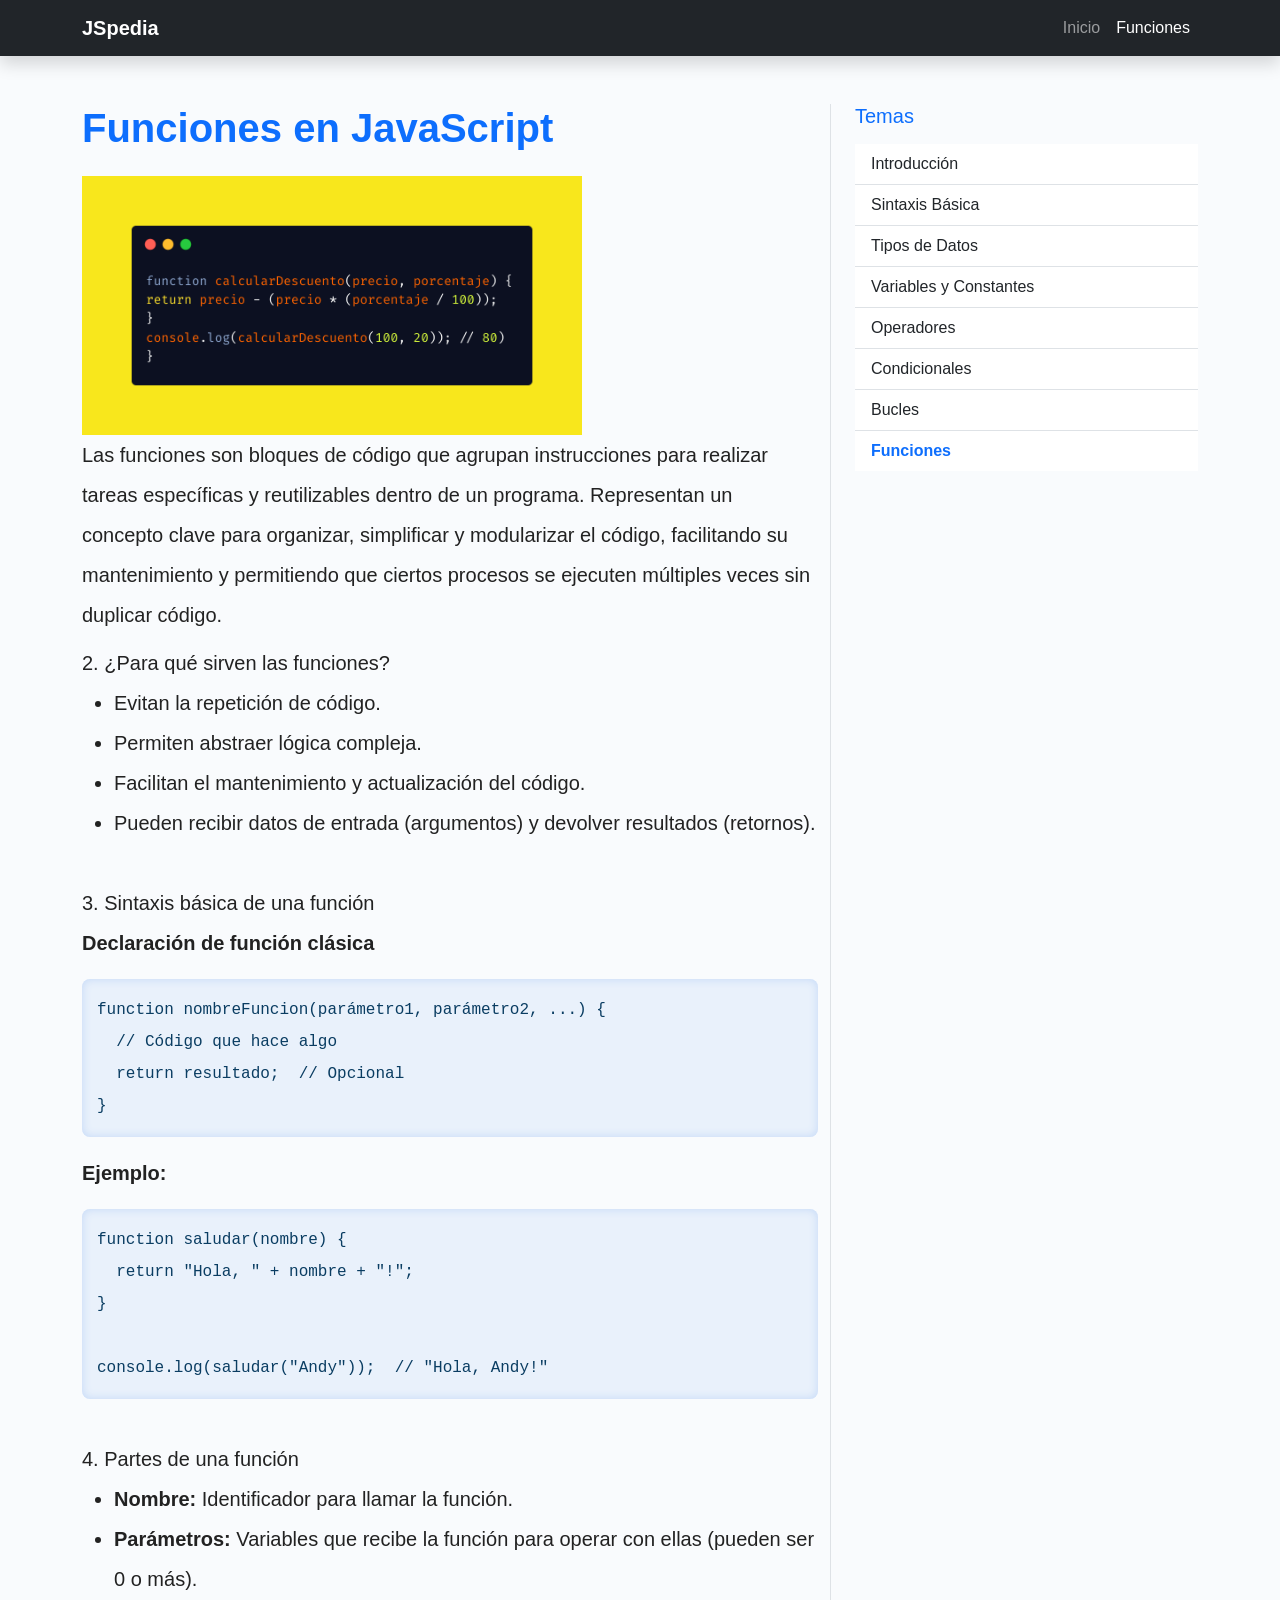
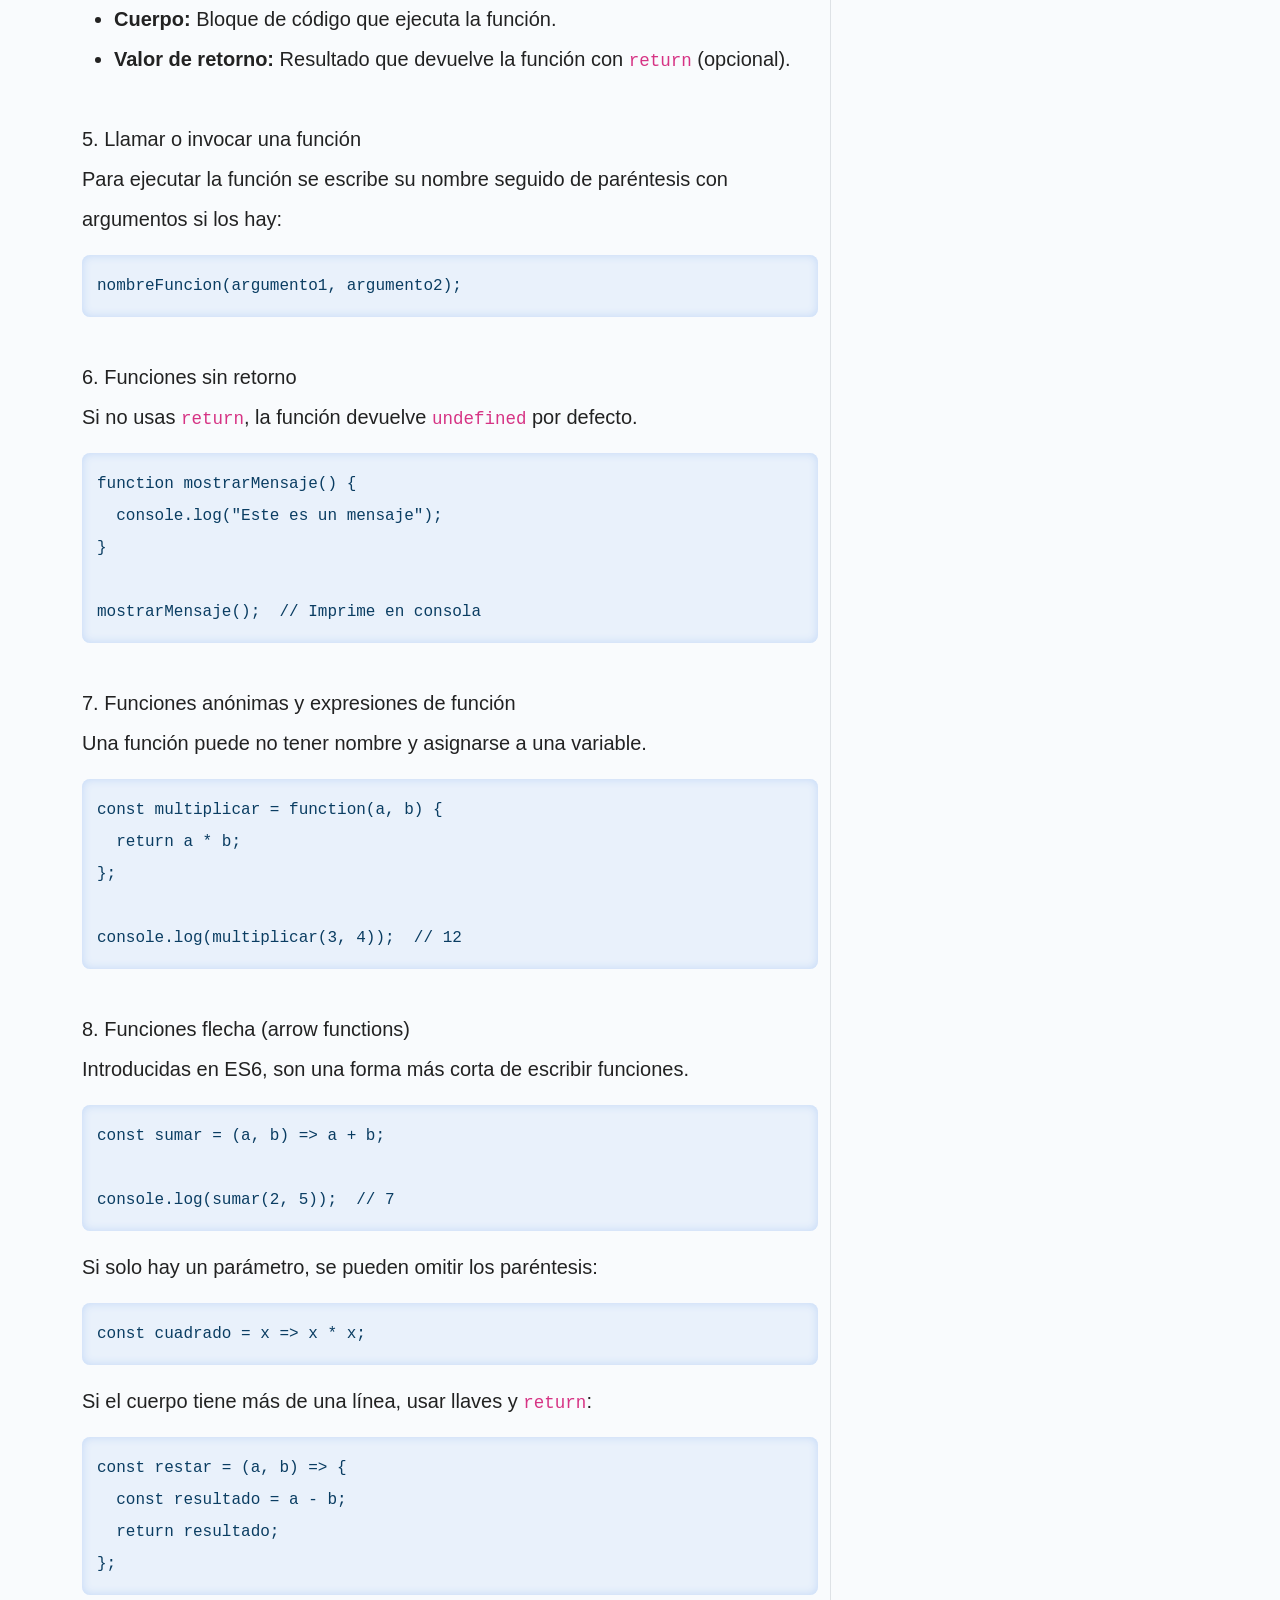
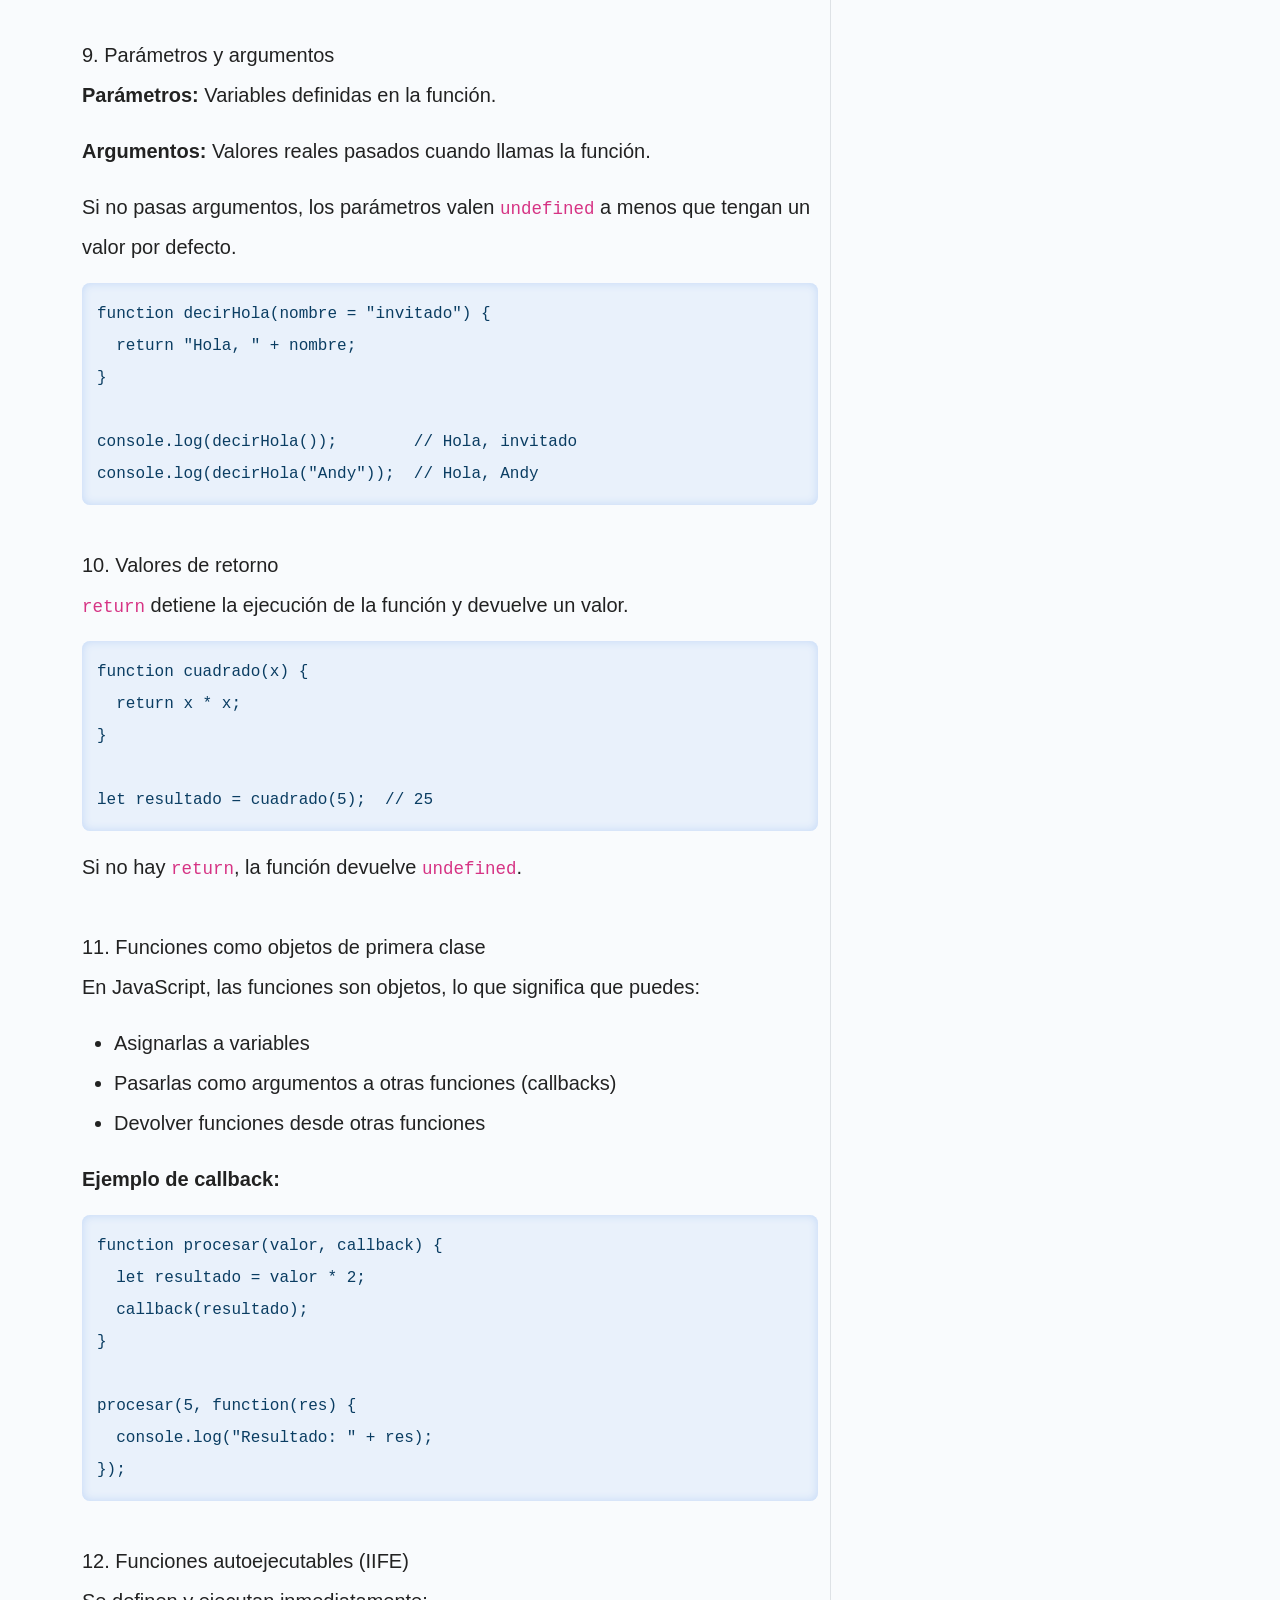
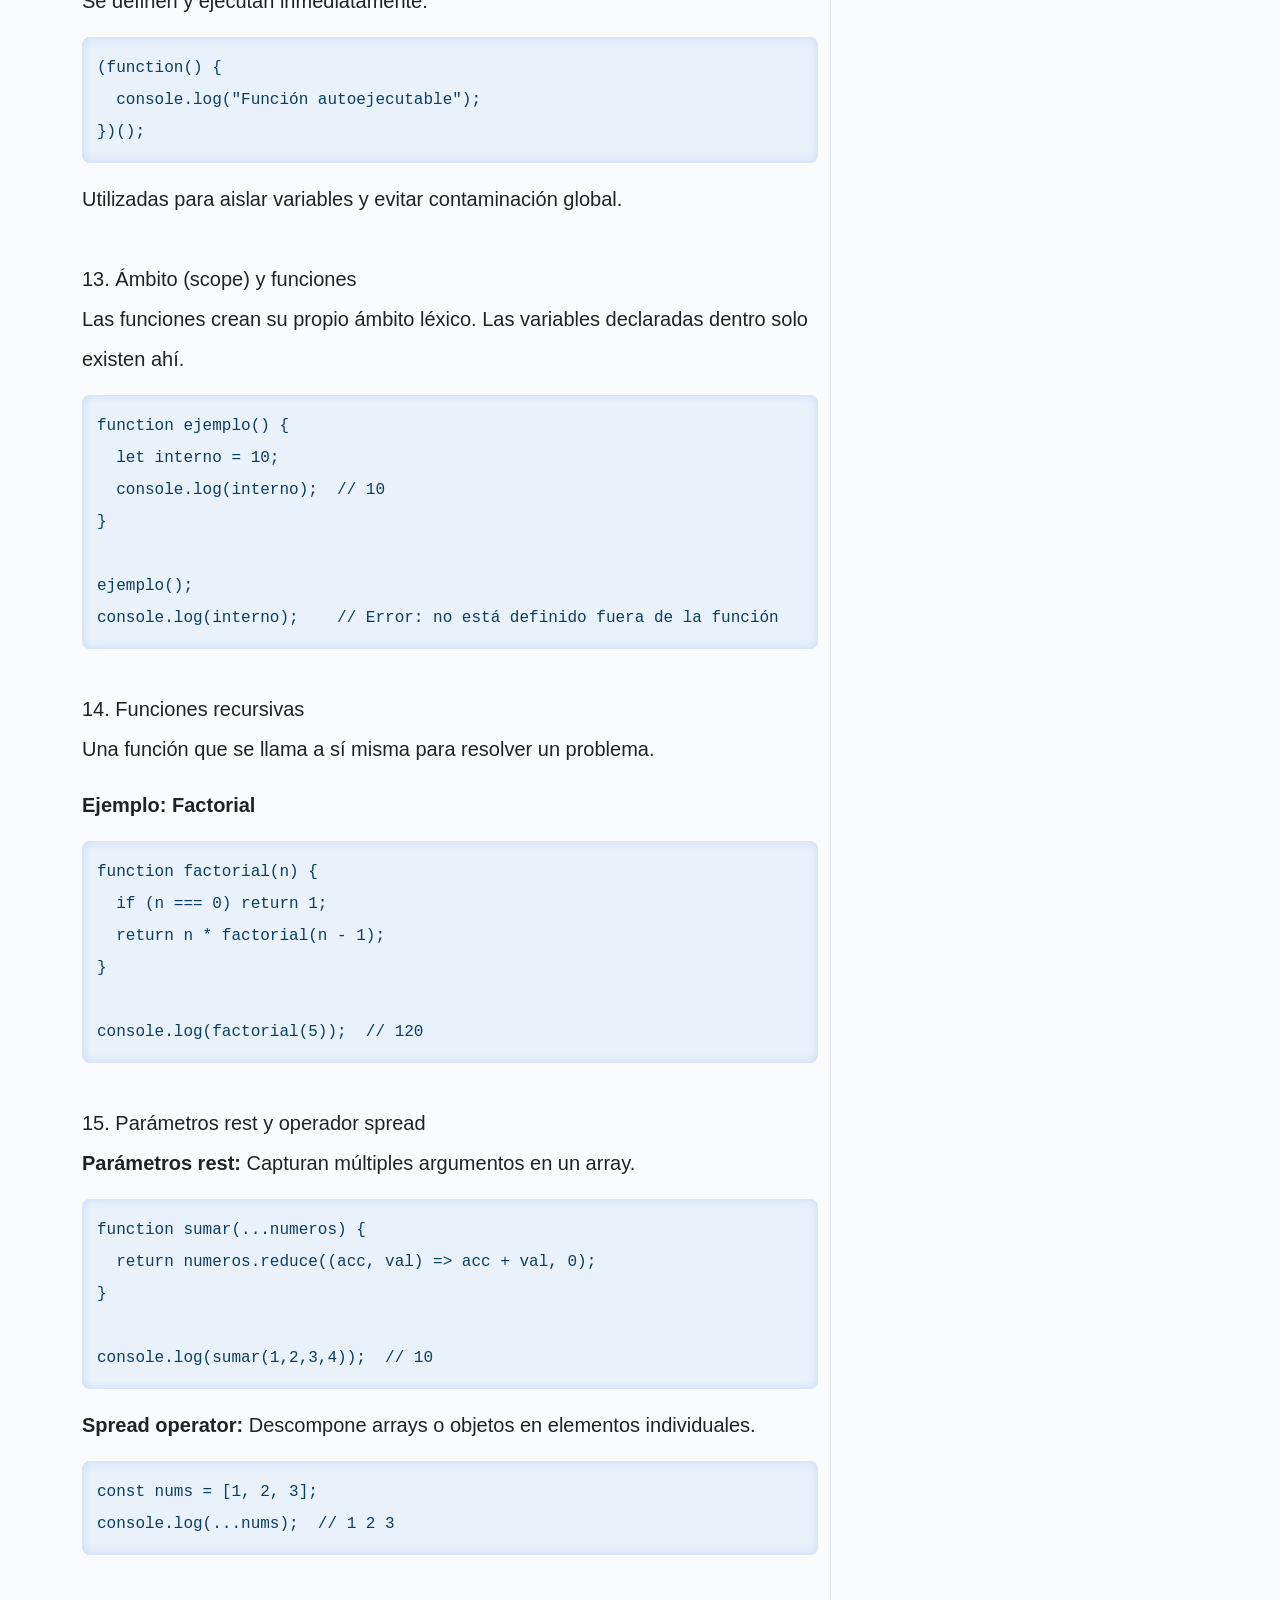
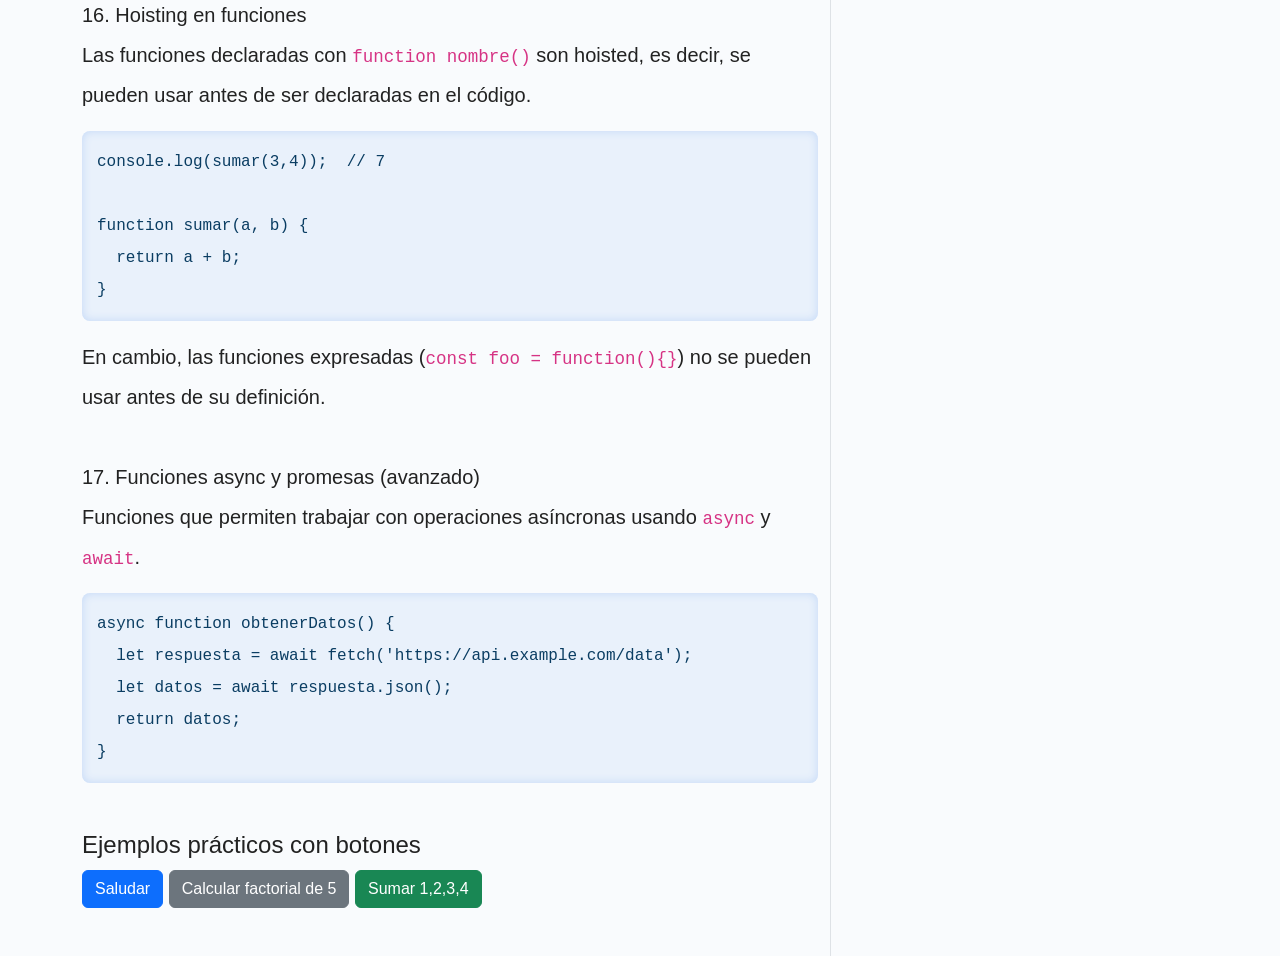
<file: temas/funciones.html>
<!DOCTYPE html>
<html lang="es">
  <head>
    <meta charset="UTF-8" />
    <meta name="viewport" content="width=device-width, initial-scale=1" />
    <link rel="icon" href="../img/1.png" type="image/x-icon" />
    <title>Funciones en JavaScript</title>
    <link
      href="https://cdn.jsdelivr.net/npm/bootstrap@5.3.3/dist/css/bootstrap.min.css"
      rel="stylesheet"
    />
    <link href="../css/style.css" rel="stylesheet" />
  </head>
  <body>
    <nav class="navbar navbar-expand-lg navbar-dark bg-dark shadow sticky-top">
      <div class="container">
        <a class="navbar-brand fw-bold" href="../index.html">JSpedia</a>
        <button
          class="navbar-toggler"
          type="button"
          data-bs-toggle="collapse"
          data-bs-target="#menuTema"
          aria-controls="menuTema"
          aria-expanded="false"
          aria-label="Toggle navigation"
        >
          <span class="navbar-toggler-icon"></span>
        </button>
        <div class="collapse navbar-collapse" id="menuTema">
          <ul class="navbar-nav ms-auto fs-6">
            <li class="nav-item">
              <a class="nav-link" href="../index.html">Inicio</a>
            </li>
            <li class="nav-item">
              <a class="nav-link active" href="funciones.html">Funciones</a>
            </li>
          </ul>
        </div>
      </div>
    </nav>

    <div class="container my-5">
      <div class="row">
        <main class="col-lg-8">
          <h1 class="mb-4 text-primary fw-bold">Funciones en JavaScript</h1>
          <img src="../img/8.png" class="card-img-top" alt="Funciones" />

          <article class="mb-4 fs-5 lh-lg">
            <p>
              Las funciones son bloques de código que agrupan instrucciones para
              realizar tareas específicas y reutilizables dentro de un programa.
              Representan un concepto clave para organizar, simplificar y
              modularizar el código, facilitando su mantenimiento y permitiendo
              que ciertos procesos se ejecuten múltiples veces sin duplicar
              código.
            </p>

            <section class="mb-5">
              <h5>2. ¿Para qué sirven las funciones?</h5>
              <ul>
                <li>Evitan la repetición de código.</li>
                <li>Permiten abstraer lógica compleja.</li>
                <li>Facilitan el mantenimiento y actualización del código.</li>
                <li>
                  Pueden recibir datos de entrada (argumentos) y devolver
                  resultados (retornos).
                </li>
              </ul>
            </section>

            <section class="mb-5">
              <h5>3. Sintaxis básica de una función</h5>
              <p><strong>Declaración de función clásica</strong></p>
              <pre><code class="language-js">function nombreFuncion(parámetro1, parámetro2, ...) {
  // Código que hace algo
  return resultado;  // Opcional
}</code></pre>

              <p><strong>Ejemplo:</strong></p>
              <pre><code class="language-js">function saludar(nombre) {
  return "Hola, " + nombre + "!";
}

console.log(saludar("Andy"));  // "Hola, Andy!"</code></pre>
            </section>

            <section class="mb-5">
              <h5>4. Partes de una función</h5>
              <ul>
                <li>
                  <strong>Nombre:</strong> Identificador para llamar la función.
                </li>
                <li>
                  <strong>Parámetros:</strong> Variables que recibe la función
                  para operar con ellas (pueden ser 0 o más).
                </li>
                <li>
                  <strong>Cuerpo:</strong> Bloque de código que ejecuta la
                  función.
                </li>
                <li>
                  <strong>Valor de retorno:</strong> Resultado que devuelve la
                  función con <code>return</code> (opcional).
                </li>
              </ul>
            </section>

            <section class="mb-5">
              <h5>5. Llamar o invocar una función</h5>
              <p>
                Para ejecutar la función se escribe su nombre seguido de
                paréntesis con argumentos si los hay:
              </p>
              <pre><code class="language-js">nombreFuncion(argumento1, argumento2);</code></pre>
            </section>

            <section class="mb-5">
              <h5>6. Funciones sin retorno</h5>
              <p>
                Si no usas <code>return</code>, la función devuelve
                <code>undefined</code> por defecto.
              </p>
              <pre><code class="language-js">function mostrarMensaje() {
  console.log("Este es un mensaje");
}

mostrarMensaje();  // Imprime en consola</code></pre>
            </section>

            <section class="mb-5">
              <h5>7. Funciones anónimas y expresiones de función</h5>
              <p>
                Una función puede no tener nombre y asignarse a una variable.
              </p>
              <pre><code class="language-js">const multiplicar = function(a, b) {
  return a * b;
};

console.log(multiplicar(3, 4));  // 12</code></pre>
            </section>

            <section class="mb-5">
              <h5>8. Funciones flecha (arrow functions)</h5>
              <p>
                Introducidas en ES6, son una forma más corta de escribir
                funciones.
              </p>
              <pre><code class="language-js">const sumar = (a, b) => a + b;

console.log(sumar(2, 5));  // 7</code></pre>
              <p>Si solo hay un parámetro, se pueden omitir los paréntesis:</p>
              <pre><code class="language-js">const cuadrado = x => x * x;</code></pre>
              <p>
                Si el cuerpo tiene más de una línea, usar llaves y
                <code>return</code>:
              </p>
              <pre><code class="language-js">const restar = (a, b) => {
  const resultado = a - b;
  return resultado;
};</code></pre>
            </section>

            <section class="mb-5">
              <h5>9. Parámetros y argumentos</h5>
              <p>
                <strong>Parámetros:</strong> Variables definidas en la función.
              </p>
              <p>
                <strong>Argumentos:</strong> Valores reales pasados cuando
                llamas la función.
              </p>
              <p>
                Si no pasas argumentos, los parámetros valen
                <code>undefined</code> a menos que tengan un valor por defecto.
              </p>
              <pre><code class="language-js">function decirHola(nombre = "invitado") {
  return "Hola, " + nombre;
}

console.log(decirHola());        // Hola, invitado
console.log(decirHola("Andy"));  // Hola, Andy</code></pre>
            </section>

            <section class="mb-5">
              <h5>10. Valores de retorno</h5>
              <p>
                <code>return</code> detiene la ejecución de la función y
                devuelve un valor.
              </p>
              <pre><code class="language-js">function cuadrado(x) {
  return x * x;
}

let resultado = cuadrado(5);  // 25</code></pre>
              <p>
                Si no hay <code>return</code>, la función devuelve
                <code>undefined</code>.
              </p>
            </section>

            <section class="mb-5">
              <h5>11. Funciones como objetos de primera clase</h5>
              <p>
                En JavaScript, las funciones son objetos, lo que significa que
                puedes:
              </p>
              <ul>
                <li>Asignarlas a variables</li>
                <li>Pasarlas como argumentos a otras funciones (callbacks)</li>
                <li>Devolver funciones desde otras funciones</li>
              </ul>
              <p><strong>Ejemplo de callback:</strong></p>
              <pre><code class="language-js">function procesar(valor, callback) {
  let resultado = valor * 2;
  callback(resultado);
}

procesar(5, function(res) {
  console.log("Resultado: " + res);
});</code></pre>
            </section>

            <section class="mb-5">
              <h5>12. Funciones autoejecutables (IIFE)</h5>
              <p>Se definen y ejecutan inmediatamente:</p>
              <pre><code class="language-js">(function() {
  console.log("Función autoejecutable");
})();</code></pre>
              <p>
                Utilizadas para aislar variables y evitar contaminación global.
              </p>
            </section>

            <section class="mb-5">
              <h5>13. Ámbito (scope) y funciones</h5>
              <p>
                Las funciones crean su propio ámbito léxico. Las variables
                declaradas dentro solo existen ahí.
              </p>
              <pre><code class="language-js">function ejemplo() {
  let interno = 10;
  console.log(interno);  // 10
}

ejemplo();
console.log(interno);    // Error: no está definido fuera de la función</code></pre>
            </section>

            <section class="mb-5">
              <h5>14. Funciones recursivas</h5>
              <p>
                Una función que se llama a sí misma para resolver un problema.
              </p>
              <p><strong>Ejemplo: Factorial</strong></p>
              <pre><code class="language-js">function factorial(n) {
  if (n === 0) return 1;
  return n * factorial(n - 1);
}

console.log(factorial(5));  // 120</code></pre>
            </section>

            <section class="mb-5">
              <h5>15. Parámetros rest y operador spread</h5>
              <p>
                <strong>Parámetros rest:</strong> Capturan múltiples argumentos
                en un array.
              </p>
              <pre><code class="language-js">function sumar(...numeros) {
  return numeros.reduce((acc, val) => acc + val, 0);
}

console.log(sumar(1,2,3,4));  // 10</code></pre>
              <p>
                <strong>Spread operator:</strong> Descompone arrays o objetos en
                elementos individuales.
              </p>
              <pre><code class="language-js">const nums = [1, 2, 3];
console.log(...nums);  // 1 2 3</code></pre>
            </section>

            <section class="mb-5">
              <h5>16. Hoisting en funciones</h5>
              <p>
                Las funciones declaradas con <code>function nombre()</code> son
                hoisted, es decir, se pueden usar antes de ser declaradas en el
                código.
              </p>
              <pre><code class="language-js">console.log(sumar(3,4));  // 7

function sumar(a, b) {
  return a + b;
}</code></pre>
              <p>
                En cambio, las funciones expresadas (<code
                  >const foo = function(){}</code
                >) no se pueden usar antes de su definición.
              </p>
            </section>

            <section class="mb-5">
              <h5>17. Funciones async y promesas (avanzado)</h5>
              <p>
                Funciones que permiten trabajar con operaciones asíncronas
                usando <code>async</code> y <code>await</code>.
              </p>
              <pre><code class="language-js">async function obtenerDatos() {
  let respuesta = await fetch('https://api.example.com/data');
  let datos = await respuesta.json();
  return datos;
}</code></pre>
            </section>

            <section class="mb-5">
              <h4>Ejemplos prácticos con botones</h4>
              <div class="mb-3">
                <button id="btnSaludar" class="btn btn-primary">Saludar</button>
                <button id="btnFactorial" class="btn btn-secondary">
                  Calcular factorial de 5
                </button>
                <button id="btnSumar" class="btn btn-success">
                  Sumar 1,2,3,4
                </button>
              </div>
              <div id="resultado" class="alert alert-info d-none"></div>

              <script>
                function saludar(nombre) {
                  return "Hola, " + nombre + "!";
                }

                function factorial(n) {
                  if (n === 0) return 1;
                  return n * factorial(n - 1);
                }

                function sumar(...numeros) {
                  return numeros.reduce((acc, val) => acc + val, 0);
                }

                const resultadoDiv = document.getElementById("resultado");

                document.getElementById("btnSaludar").onclick = () => {
                  resultadoDiv.textContent = saludar("Andy");
                  resultadoDiv.classList.remove("d-none");
                };

                document.getElementById("btnFactorial").onclick = () => {
                  resultadoDiv.textContent =
                    "Factorial de 5 es " + factorial(5);
                  resultadoDiv.classList.remove("d-none");
                };

                document.getElementById("btnSumar").onclick = () => {
                  resultadoDiv.textContent =
                    "Suma de 1,2,3,4 es " + sumar(1, 2, 3, 4);
                  resultadoDiv.classList.remove("d-none");
                };
              </script>
            </section>
          </article>
        </main>

        <nav class="col-lg-4 mt-4 mt-lg-0 ps-lg-4 border-start">
          <h5 class="text-primary mb-3">Temas</h5>
          <ul class="list-group list-group-flush">
            <li class="list-group-item">
              <a href="introduccion.html" class="text-decoration-none text-dark"
                >Introducción</a
              >
            </li>
            <li class="list-group-item">
              <a href="sintaxis.html" class="text-decoration-none text-dark"
                >Sintaxis Básica</a
              >
            </li>
            <li class="list-group-item">
              <a href="tipos-datos.html" class="text-decoration-none text-dark"
                >Tipos de Datos</a
              >
            </li>
            <li class="list-group-item">
              <a href="variables.html" class="text-decoration-none text-dark"
                >Variables y Constantes</a
              >
            </li>
            <li class="list-group-item">
              <a href="operadores.html" class="text-decoration-none text-dark"
                >Operadores</a
              >
            </li>
            <li class="list-group-item">
              <a
                href="condicionales.html"
                class="text-decoration-none text-dark"
                >Condicionales</a
              >
            </li>
            <li class="list-group-item">
              <a href="bucles.html" class="text-decoration-none text-dark"
                >Bucles</a
              >
            </li>
            <li class="list-group-item">
              <a
                href="funciones.html"
                class="text-decoration-none fw-semibold text-primary"
                >Funciones</a
              >
            </li>
          </ul>
        </nav>
      </div>
    </div>

    <script src="https://cdn.jsdelivr.net/npm/bootstrap@5.3.3/dist/js/bootstrap.bundle.min.js"></script>
  </body>
</html>
</file>
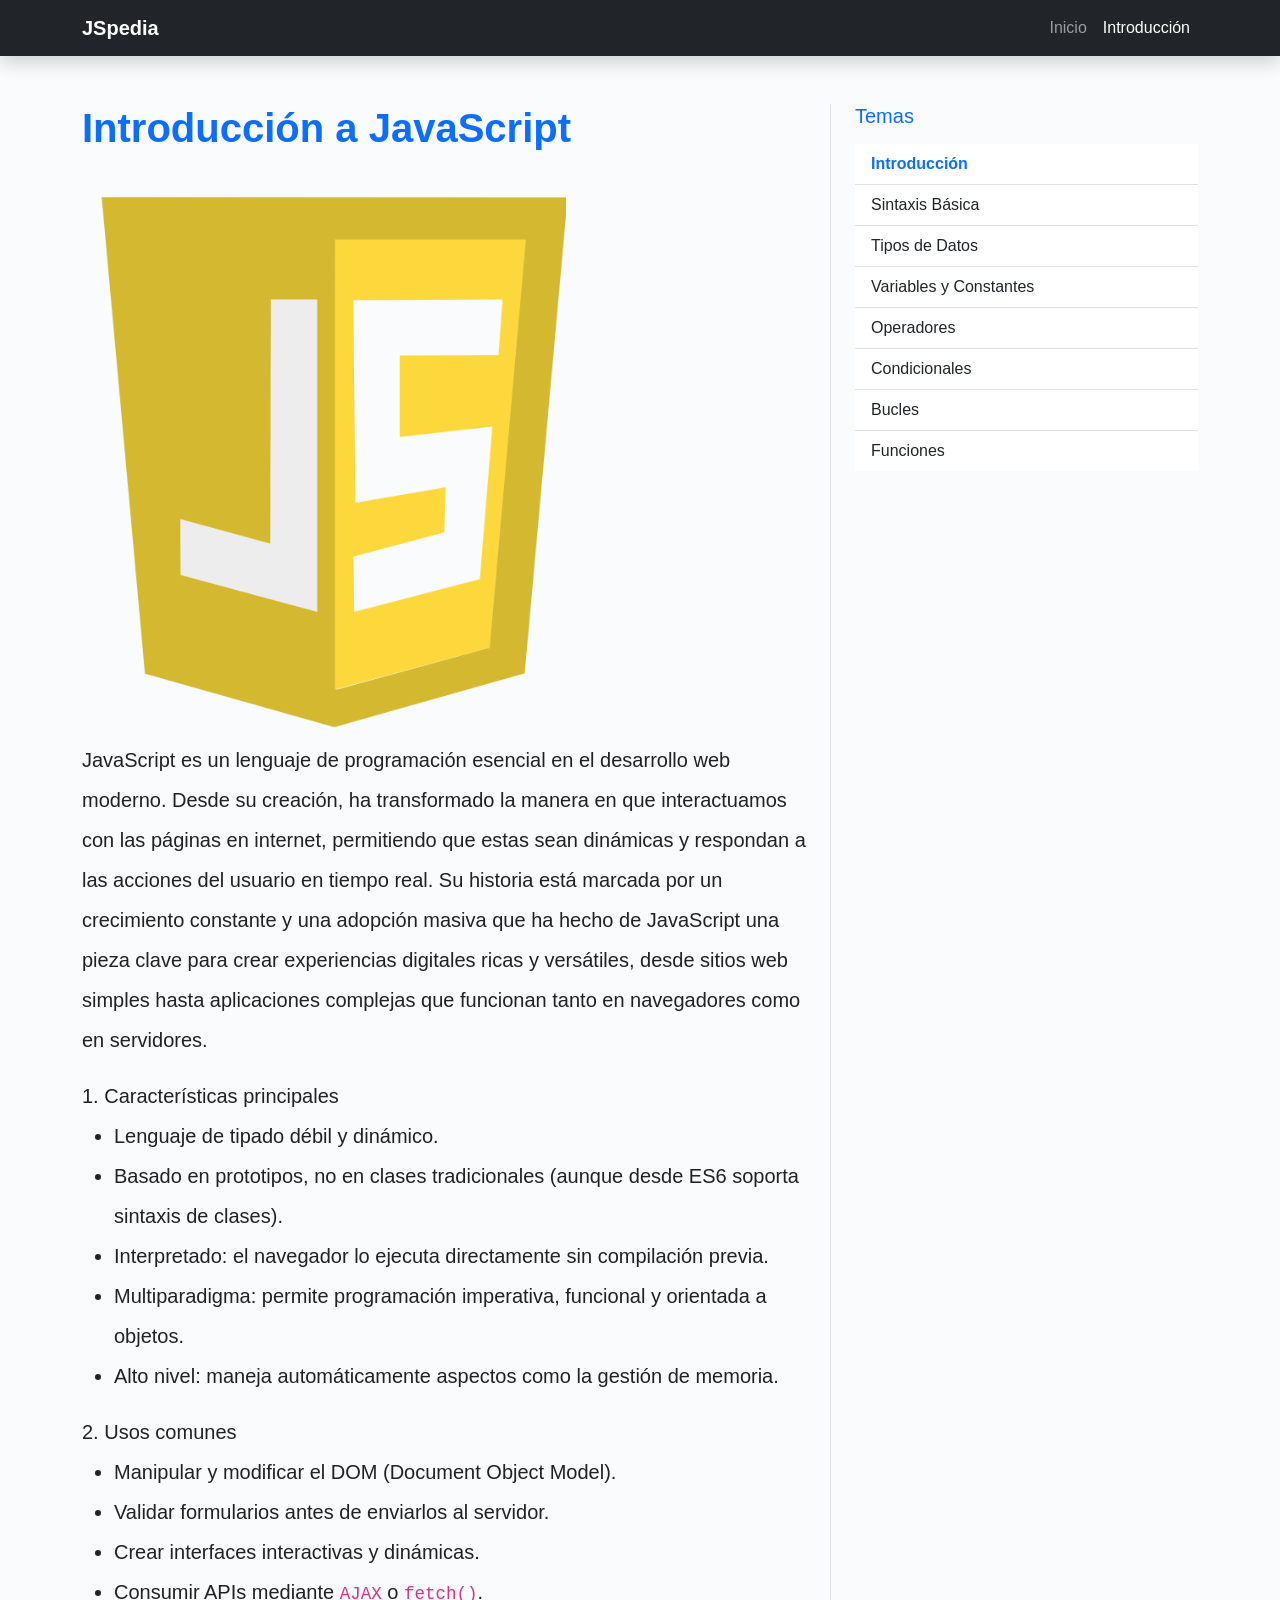
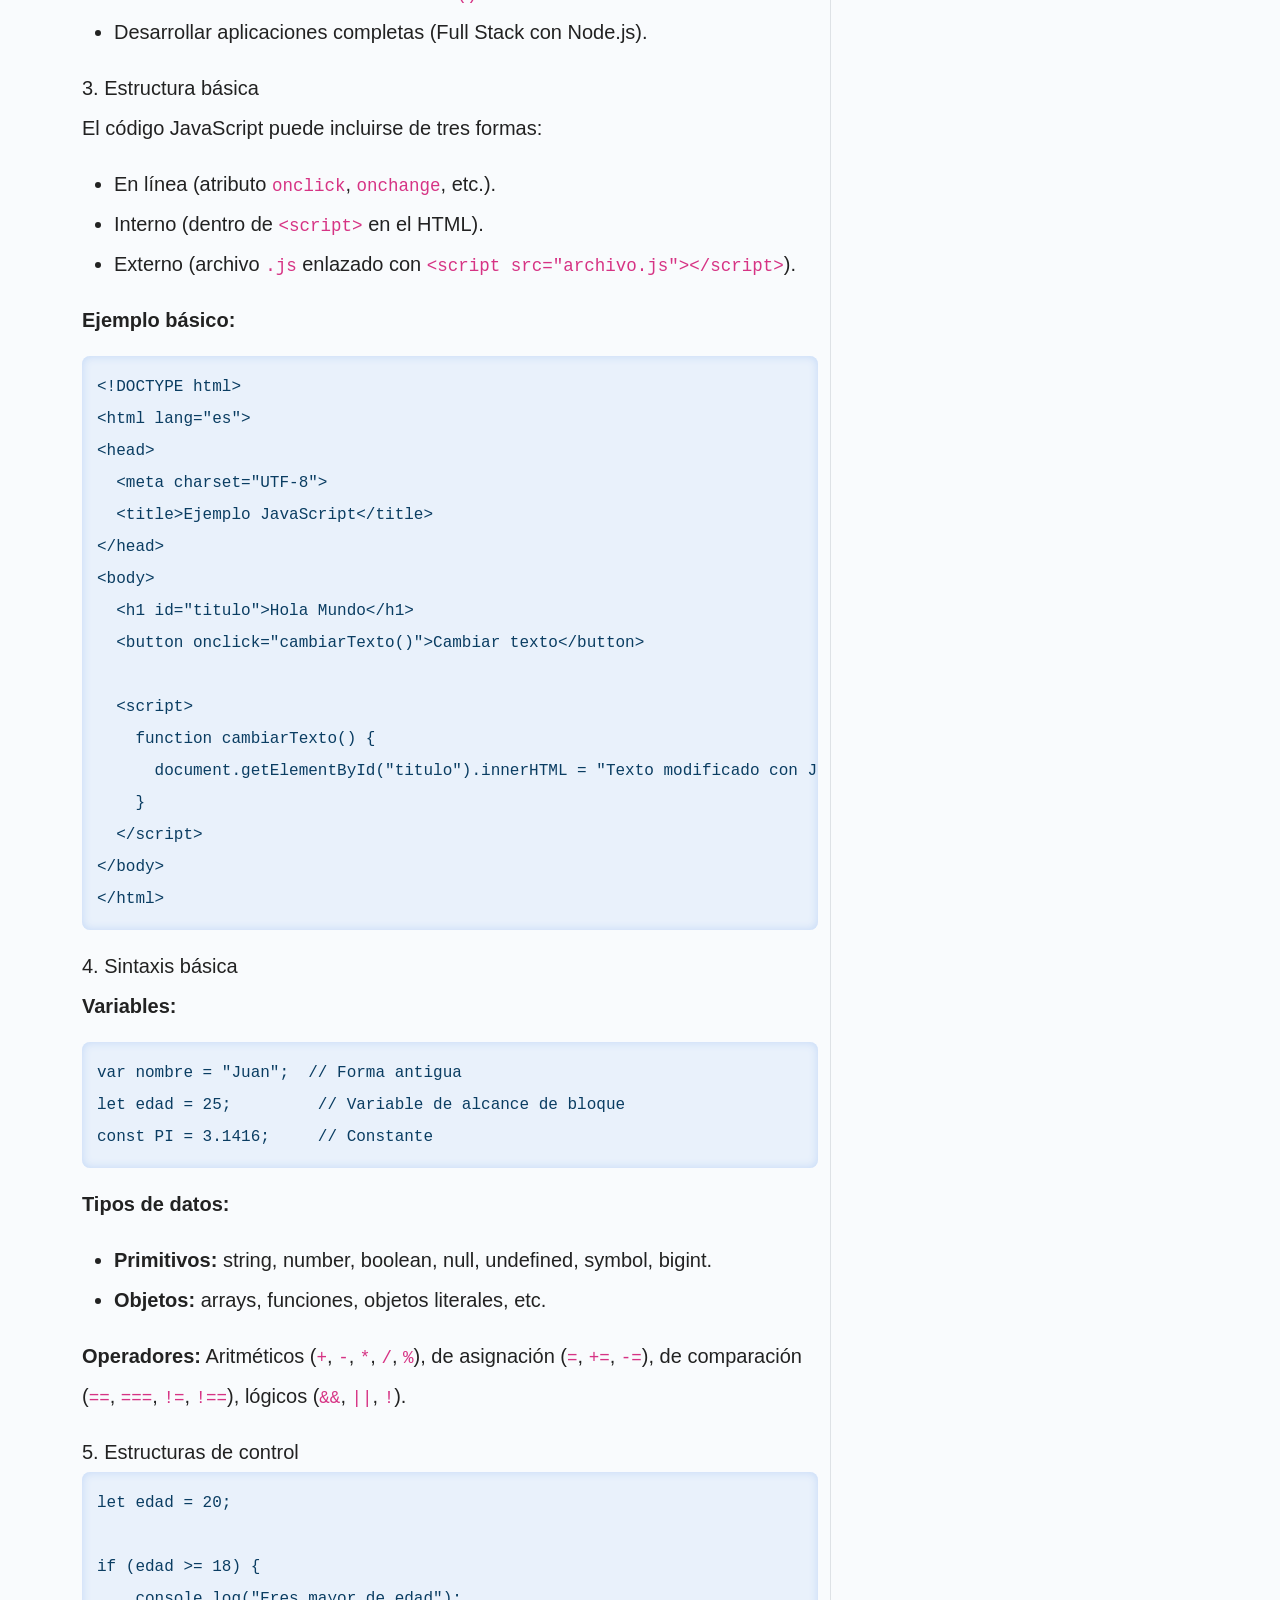
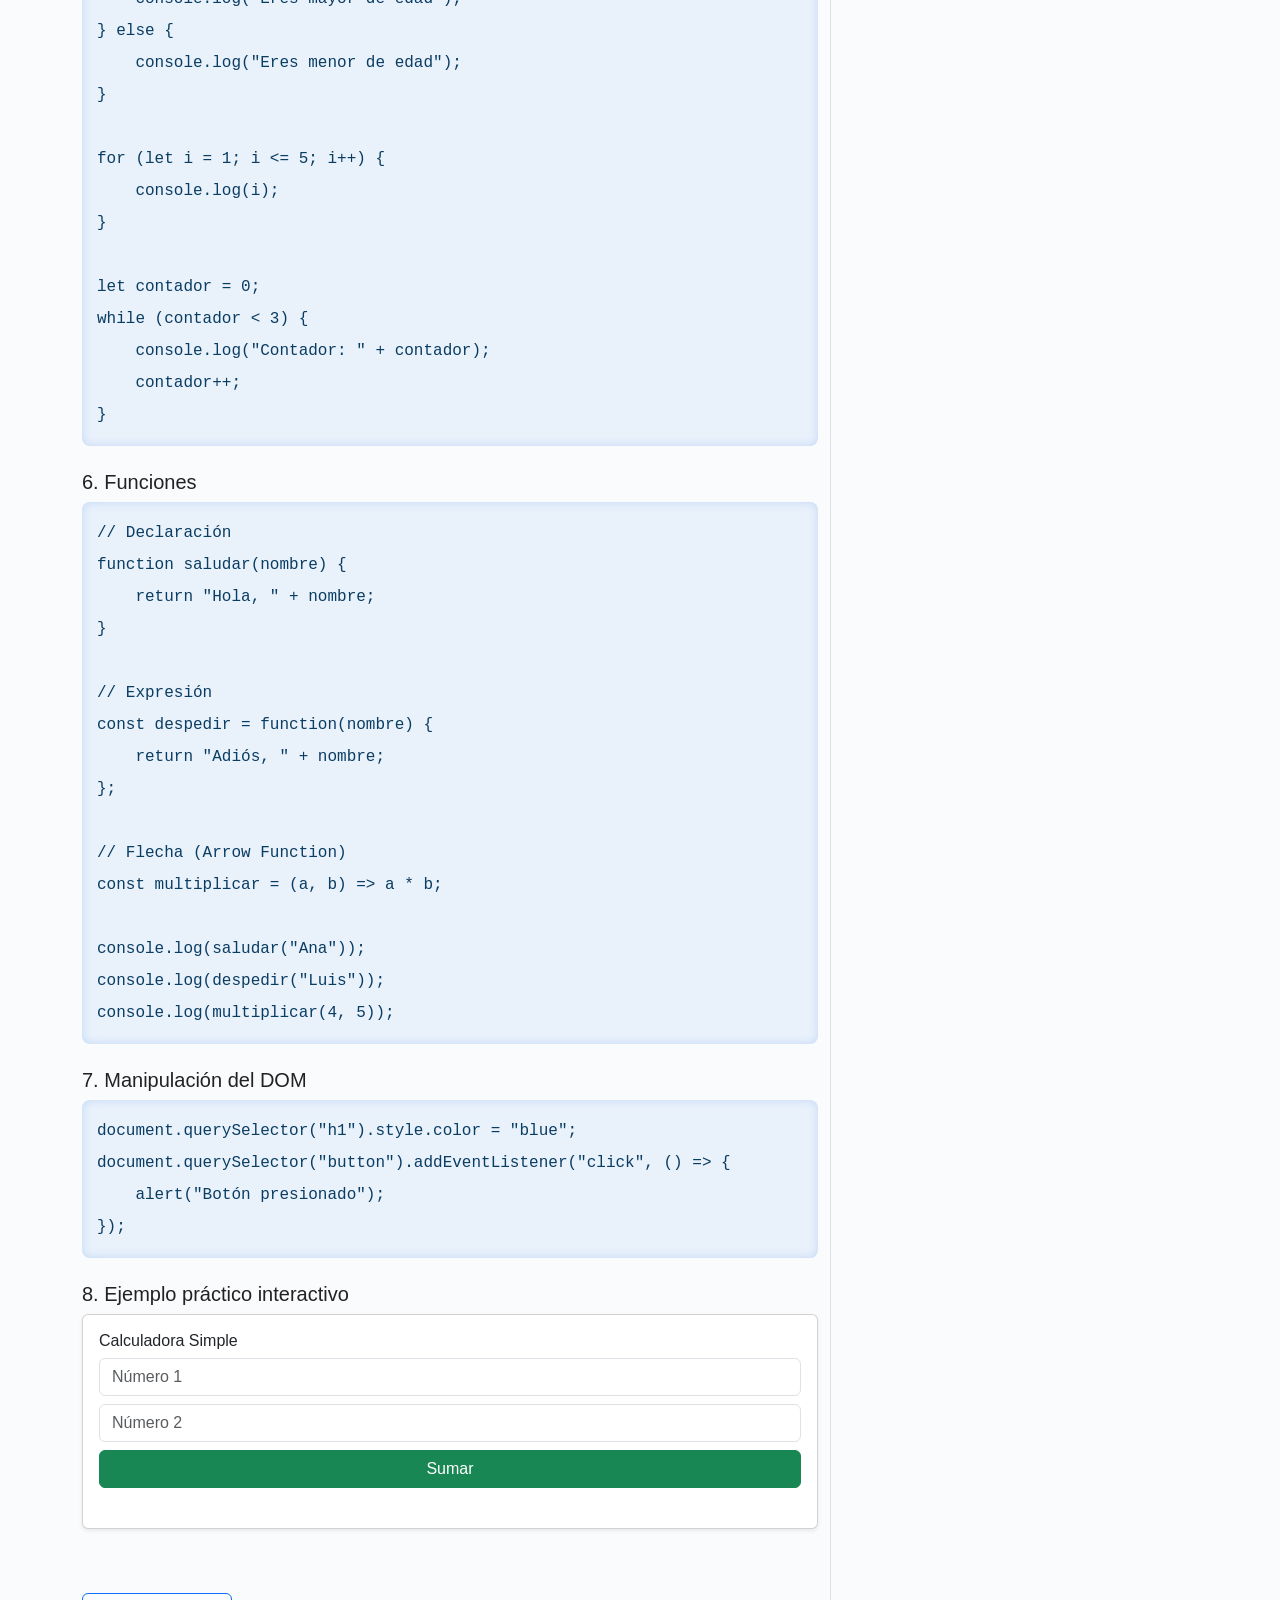
<file: temas/introduccion.html>
<!DOCTYPE html>
<html lang="es">
  <head>
    <meta charset="UTF-8" />
    <meta name="viewport" content="width=device-width, initial-scale=1" />
    <link rel="icon" href="../img/1.png" type="image/x-icon" />
    <title>Introducción a JavaScript</title>
    <link
      href="https://cdn.jsdelivr.net/npm/bootstrap@5.3.3/dist/css/bootstrap.min.css"
      rel="stylesheet"
    />
    <link href="../css/style.css" rel="stylesheet" />
  </head>
  <body>
    <nav class="navbar navbar-expand-lg navbar-dark bg-dark shadow sticky-top">
      <div class="container">
        <a class="navbar-brand fw-bold" href="../index.html">JSpedia</a>
        <button
          class="navbar-toggler"
          type="button"
          data-bs-toggle="collapse"
          data-bs-target="#menuTema"
          aria-controls="menuTema"
          aria-expanded="false"
          aria-label="Toggle navigation"
        >
          <span class="navbar-toggler-icon"></span>
        </button>
        <div class="collapse navbar-collapse" id="menuTema">
          <ul class="navbar-nav ms-auto fs-6">
            <li class="nav-item">
              <a class="nav-link" href="../index.html">Inicio</a>
            </li>
            <li class="nav-item">
              <a class="nav-link active" href="introduccion.html"
                >Introducción</a
              >
            </li>
          </ul>
        </div>
      </div>
    </nav>

    <div class="container my-5">
      <div class="row">
        <main class="col-lg-8">
          <h1 class="mb-4 text-primary fw-bold">Introducción a JavaScript</h1>
          <img
            src="../img/1.png"
            class="card-img-top"
            alt="Introducción a JavaScript"
          />

          <article class="mb-4 fs-5 lh-lg">
            <p>
              JavaScript es un lenguaje de programación esencial en el
              desarrollo web moderno. Desde su creación, ha transformado la
              manera en que interactuamos con las páginas en internet,
              permitiendo que estas sean dinámicas y respondan a las acciones
              del usuario en tiempo real. Su historia está marcada por un
              crecimiento constante y una adopción masiva que ha hecho de
              JavaScript una pieza clave para crear experiencias digitales ricas
              y versátiles, desde sitios web simples hasta aplicaciones
              complejas que funcionan tanto en navegadores como en servidores.
            </p>

            <h5 class="mt-4">1. Características principales</h5>
            <ul>
              <li>Lenguaje de tipado débil y dinámico.</li>
              <li>
                Basado en prototipos, no en clases tradicionales (aunque desde
                ES6 soporta sintaxis de clases).
              </li>
              <li>
                Interpretado: el navegador lo ejecuta directamente sin
                compilación previa.
              </li>
              <li>
                Multiparadigma: permite programación imperativa, funcional y
                orientada a objetos.
              </li>
              <li>
                Alto nivel: maneja automáticamente aspectos como la gestión de
                memoria.
              </li>
            </ul>

            <h5 class="mt-4">2. Usos comunes</h5>
            <ul>
              <li>Manipular y modificar el DOM (Document Object Model).</li>
              <li>Validar formularios antes de enviarlos al servidor.</li>
              <li>Crear interfaces interactivas y dinámicas.</li>
              <li>
                Consumir APIs mediante <code>AJAX</code> o <code>fetch()</code>.
              </li>
              <li>
                Desarrollar aplicaciones completas (Full Stack con Node.js).
              </li>
            </ul>

            <h5 class="mt-4">3. Estructura básica</h5>
            <p>El código JavaScript puede incluirse de tres formas:</p>
            <ul>
              <li>
                En línea (atributo <code>onclick</code>, <code>onchange</code>,
                etc.).
              </li>
              <li>
                Interno (dentro de <code>&lt;script&gt;</code> en el HTML).
              </li>
              <li>
                Externo (archivo <code>.js</code> enlazado con
                <code>&lt;script src="archivo.js"&gt;&lt;/script&gt;</code>).
              </li>
            </ul>

            <p><strong>Ejemplo básico:</strong></p>
            <pre><code class="language-html">&lt;!DOCTYPE html&gt;
&lt;html lang="es"&gt;
&lt;head&gt;
  &lt;meta charset="UTF-8"&gt;
  &lt;title&gt;Ejemplo JavaScript&lt;/title&gt;
&lt;/head&gt;
&lt;body&gt;
  &lt;h1 id="titulo"&gt;Hola Mundo&lt;/h1&gt;
  &lt;button onclick="cambiarTexto()"&gt;Cambiar texto&lt;/button&gt;

  &lt;script&gt;
    function cambiarTexto() {
      document.getElementById("titulo").innerHTML = "Texto modificado con JavaScript";
    }
  &lt;/script&gt;
&lt;/body&gt;
&lt;/html&gt;
</code></pre>
          </article>
          <section class="mb-5 fs-5 lh-lg">
            <h5 class="mt-4">4. Sintaxis básica</h5>
            <p><strong>Variables:</strong></p>
            <pre><code class="language-js">var nombre = "Juan";  // Forma antigua
let edad = 25;         // Variable de alcance de bloque
const PI = 3.1416;     // Constante</code></pre>

            <p><strong>Tipos de datos:</strong></p>
            <ul>
              <li>
                <strong>Primitivos:</strong> string, number, boolean, null,
                undefined, symbol, bigint.
              </li>
              <li>
                <strong>Objetos:</strong> arrays, funciones, objetos literales,
                etc.
              </li>
            </ul>

            <p>
              <strong>Operadores:</strong> Aritméticos (<code>+</code>,
              <code>-</code>, <code>*</code>, <code>/</code>, <code>%</code>),
              de asignación (<code>=</code>, <code>+=</code>, <code>-=</code>),
              de comparación (<code>==</code>, <code>===</code>,
              <code>!=</code>, <code>!==</code>), lógicos
              (<code>&amp;&amp;</code>, <code>||</code>, <code>!</code>).
            </p>

            <h5 class="mt-4">5. Estructuras de control</h5>
            <pre><code class="language-js">let edad = 20;

if (edad >= 18) {
    console.log("Eres mayor de edad");
} else {
    console.log("Eres menor de edad");
}

for (let i = 1; i <= 5; i++) {
    console.log(i);
}

let contador = 0;
while (contador < 3) {
    console.log("Contador: " + contador);
    contador++;
}</code></pre>

            <h5 class="mt-4">6. Funciones</h5>
            <pre><code class="language-js">// Declaración
function saludar(nombre) {
    return "Hola, " + nombre;
}

// Expresión
const despedir = function(nombre) {
    return "Adiós, " + nombre;
};

// Flecha (Arrow Function)
const multiplicar = (a, b) => a * b;

console.log(saludar("Ana"));
console.log(despedir("Luis"));
console.log(multiplicar(4, 5));</code></pre>

            <h5 class="mt-4">7. Manipulación del DOM</h5>
            <pre><code class="language-js">document.querySelector("h1").style.color = "blue";
document.querySelector("button").addEventListener("click", () => {
    alert("Botón presionado");
});</code></pre>

            <h5 class="mt-4">8. Ejemplo práctico interactivo</h5>
            <div class="card p-3 shadow-sm">
              <h6>Calculadora Simple</h6>
              <input
                type="number"
                id="num1"
                class="form-control mb-2"
                placeholder="Número 1"
              />
              <input
                type="number"
                id="num2"
                class="form-control mb-2"
                placeholder="Número 2"
              />
              <button class="btn btn-success mb-2" onclick="sumar()">
                Sumar
              </button>
              <p id="resultado" class="fw-bold text-primary"></p>
            </div>

            <script>
              function sumar() {
                let n1 = parseFloat(document.getElementById("num1").value) || 0;
                let n2 = parseFloat(document.getElementById("num2").value) || 0;
                document.getElementById("resultado").innerText =
                  "Resultado: " + (n1 + n2);
              }
            </script>
          </section>

          <a href="../index.html" class="btn btn-outline-primary mt-3"
            >← Volver al Inicio</a
          >
        </main>

        <nav class="col-lg-4 mt-4 mt-lg-0 ps-lg-4 border-start">
          <h5 class="text-primary mb-3">Temas</h5>
          <ul class="list-group list-group-flush">
            <li class="list-group-item">
              <a
                href="introduccion.html"
                class="text-decoration-none fw-semibold text-primary"
                >Introducción</a
              >
            </li>
            <li class="list-group-item">
              <a href="sintaxis.html" class="text-decoration-none text-dark"
                >Sintaxis Básica</a
              >
            </li>
            <li class="list-group-item">
              <a href="tipos-datos.html" class="text-decoration-none text-dark"
                >Tipos de Datos</a
              >
            </li>
            <li class="list-group-item">
              <a href="variables.html" class="text-decoration-none text-dark"
                >Variables y Constantes</a
              >
            </li>
            <li class="list-group-item">
              <a href="operadores.html" class="text-decoration-none text-dark"
                >Operadores</a
              >
            </li>
            <li class="list-group-item">
              <a
                href="condicionales.html"
                class="text-decoration-none text-dark"
                >Condicionales</a
              >
            </li>
            <li class="list-group-item">
              <a href="bucles.html" class="text-decoration-none text-dark"
                >Bucles</a
              >
            </li>
            <li class="list-group-item">
              <a href="funciones.html" class="text-decoration-none text-dark"
                >Funciones</a
              >
            </li>
          </ul>
        </nav>
      </div>
    </div>

    <script>
      function sumar() {
        let n1 = parseFloat(document.getElementById("num1").value) || 0;
        let n2 = parseFloat(document.getElementById("num2").value) || 0;
        document.getElementById("resultado").innerText =
          "Resultado: " + (n1 + n2);
      }
    </script>

    <script src="https://cdn.jsdelivr.net/npm/bootstrap@5.3.3/dist/js/bootstrap.bundle.min.js"></script>
  </body>
</html>
</file>
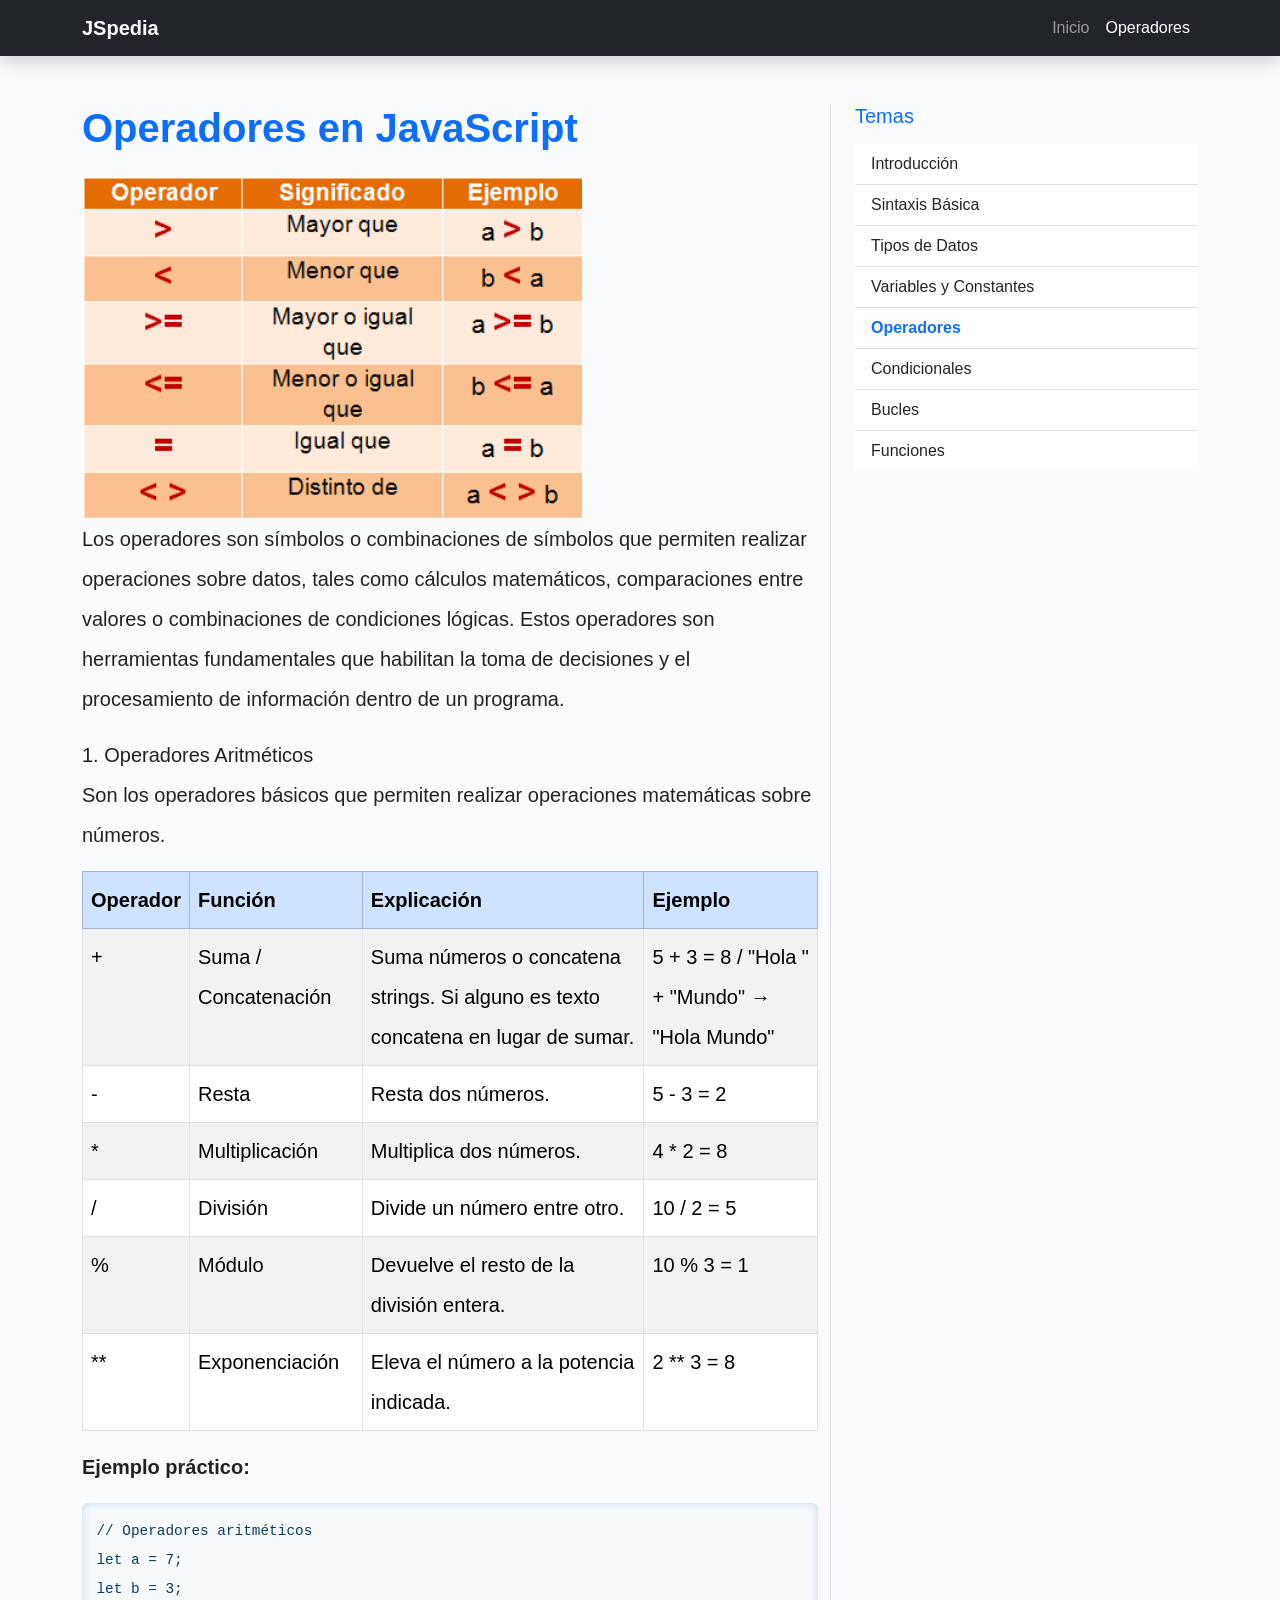
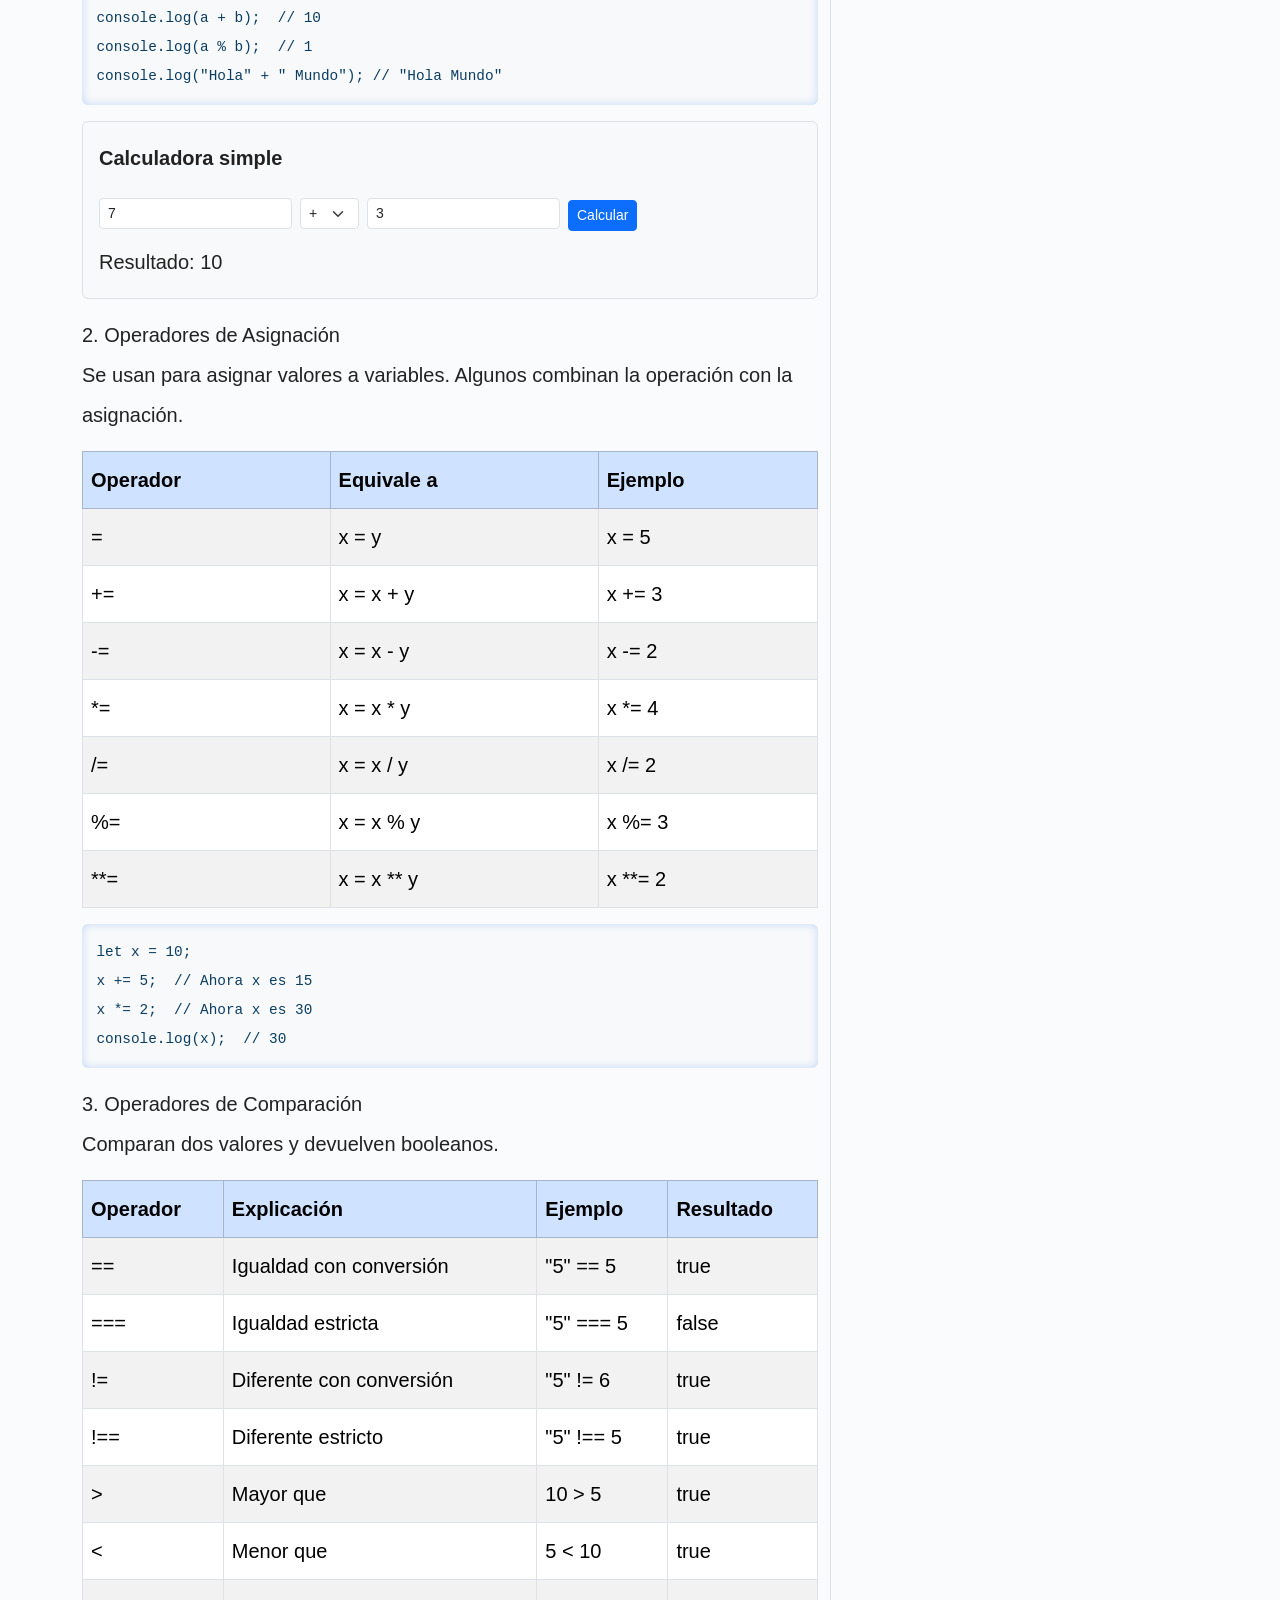
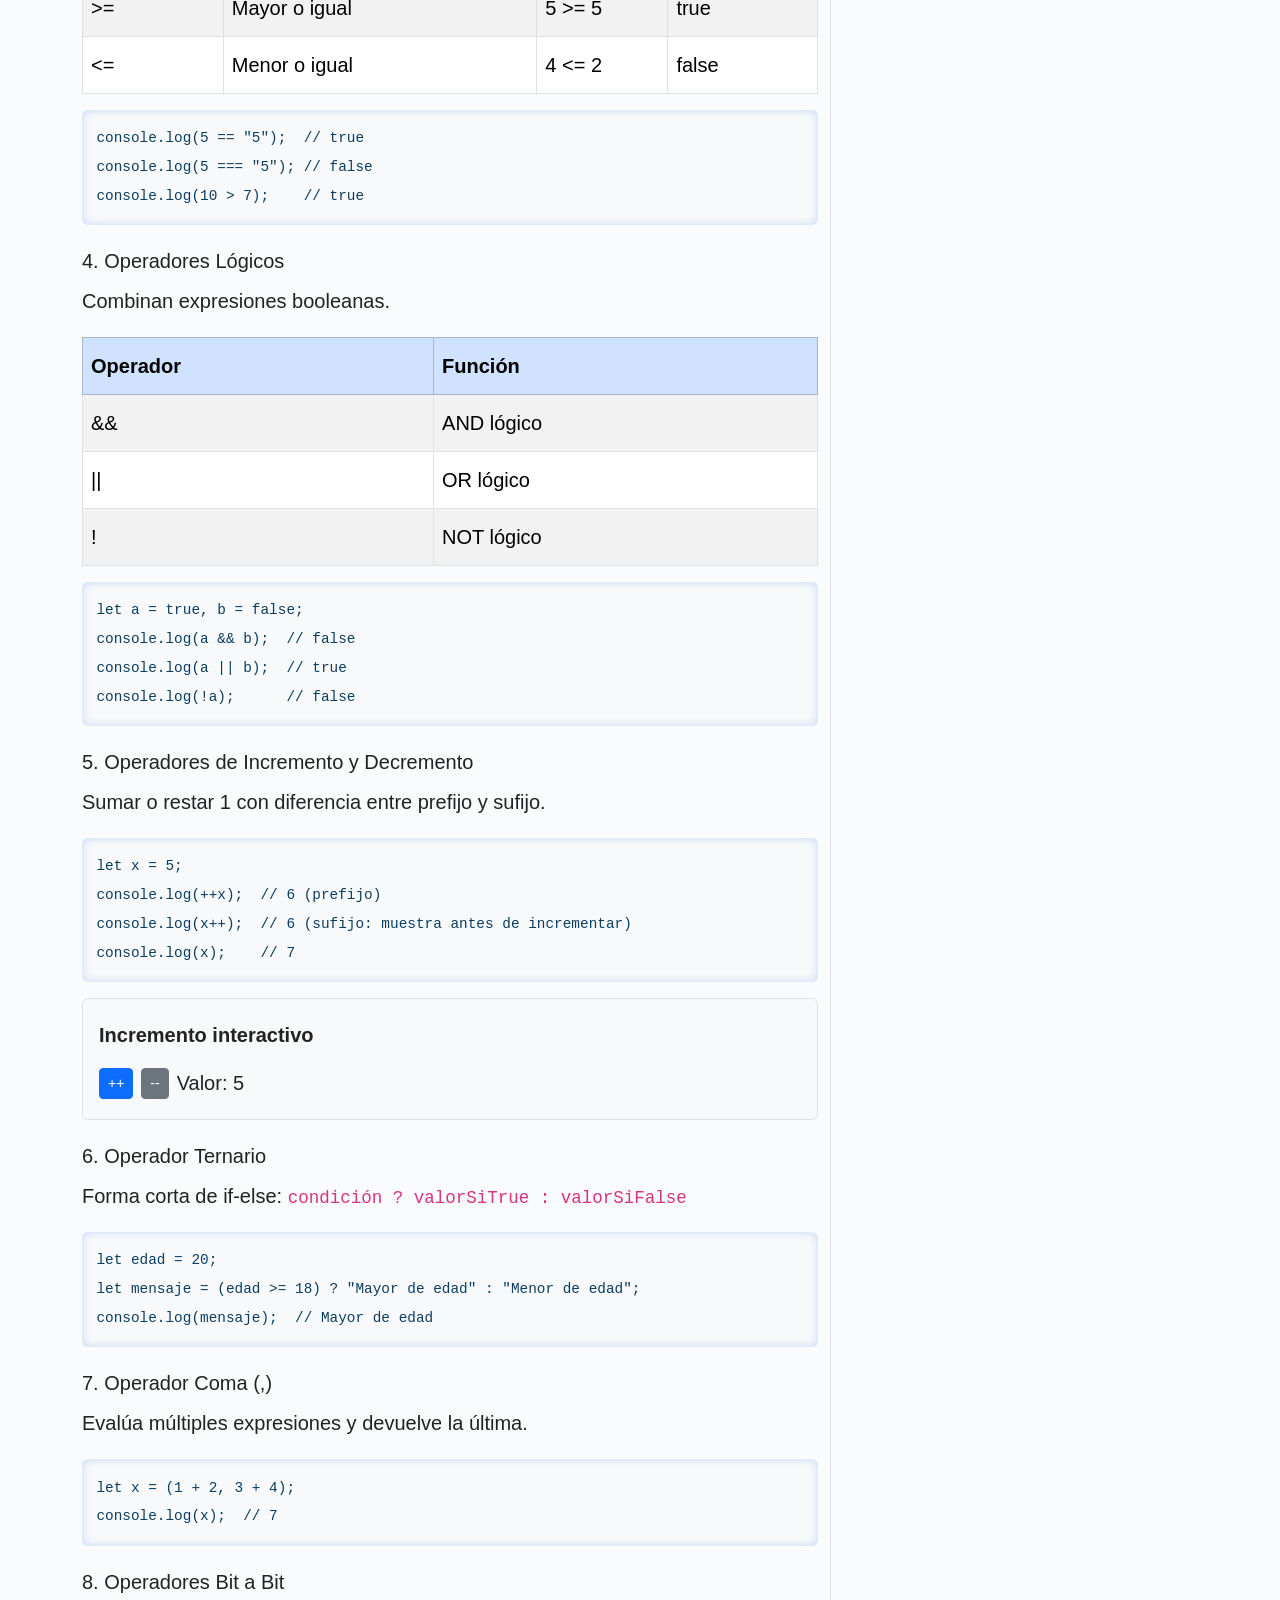
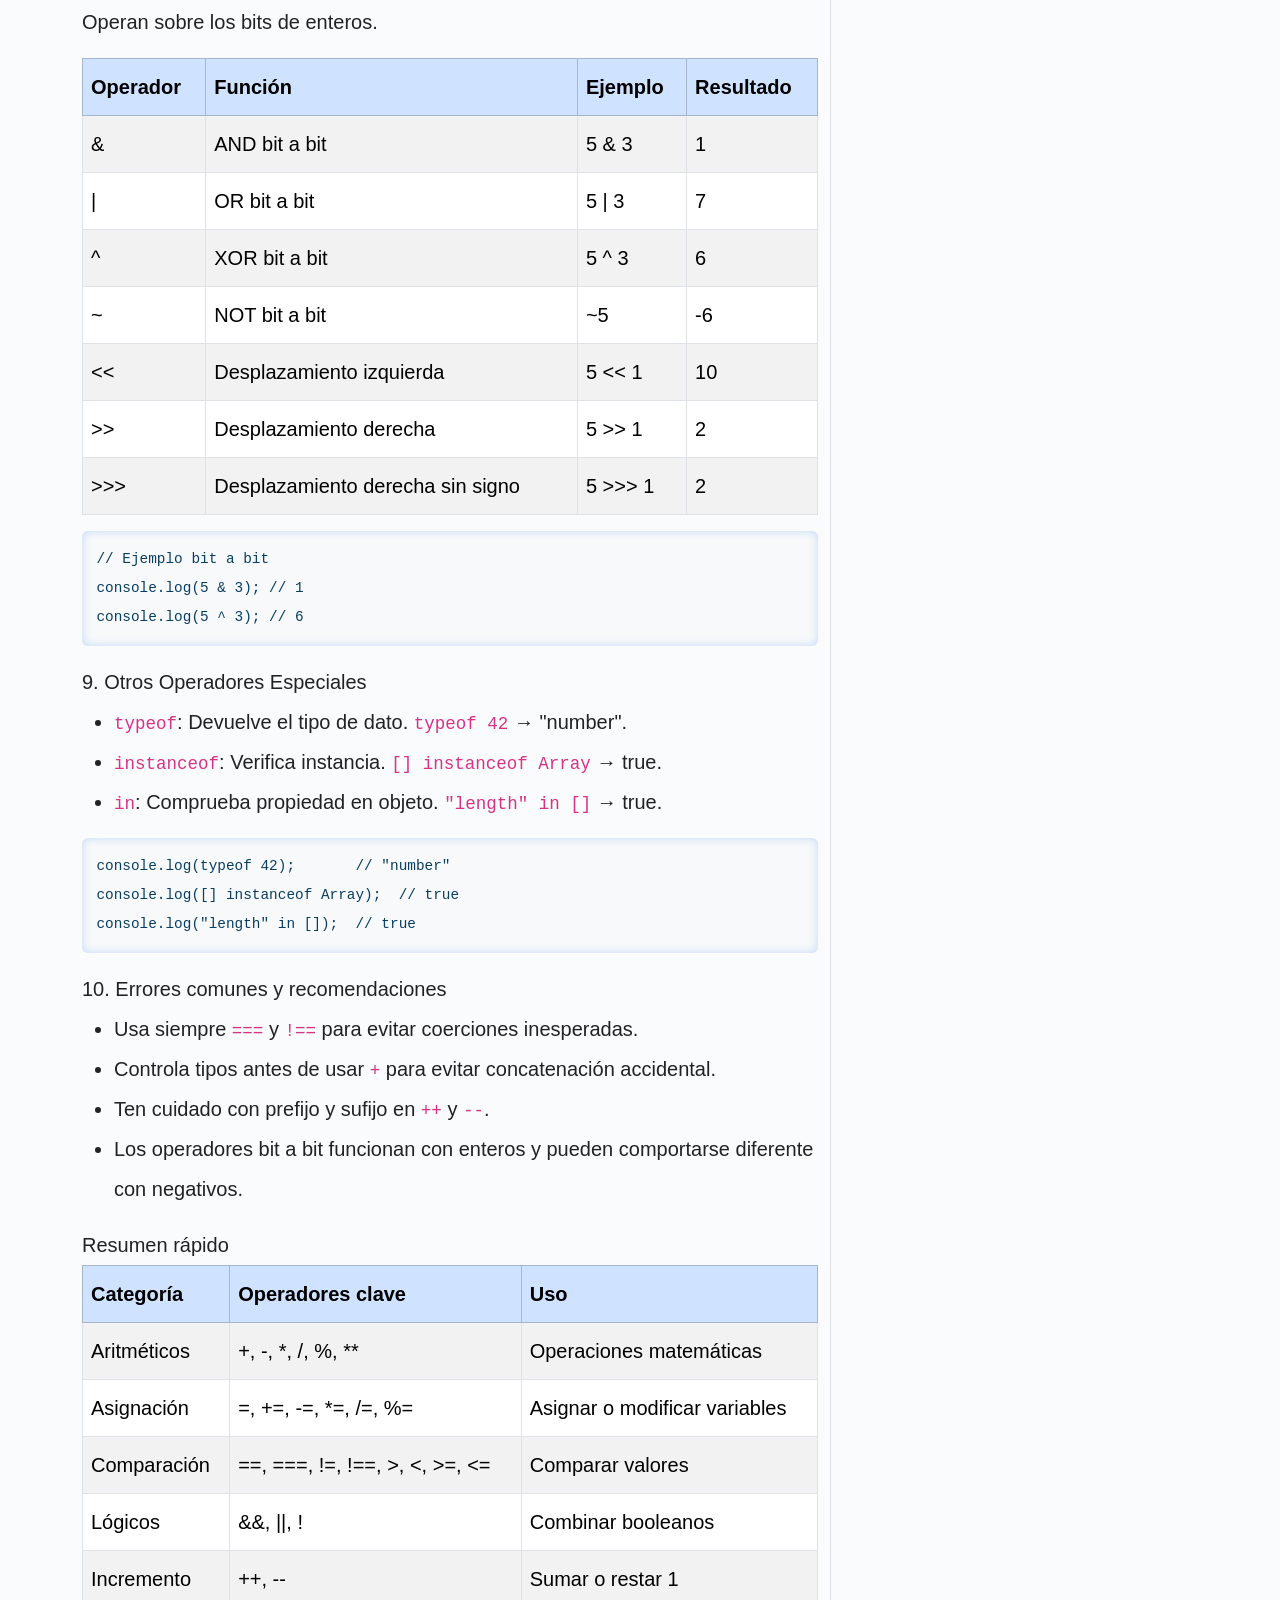
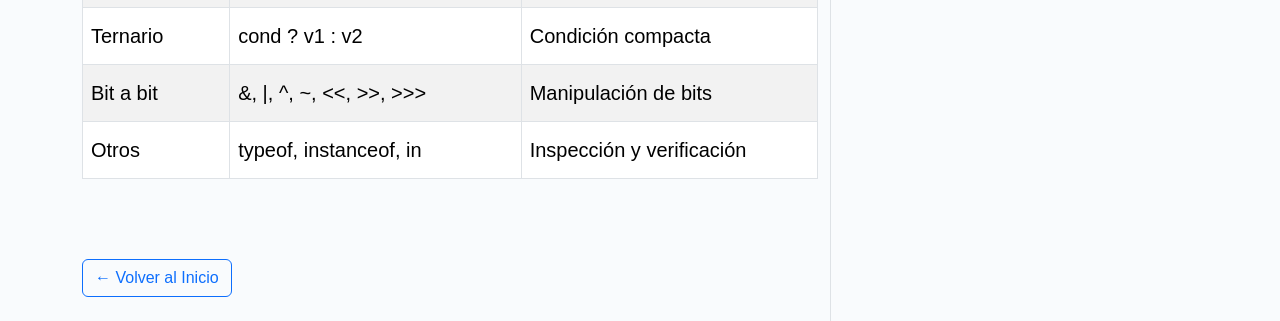
<file: temas/operadores.html>
<!DOCTYPE html>
<html lang="es">
  <head>
    <meta charset="UTF-8" />
    <meta name="viewport" content="width=device-width, initial-scale=1" />
    <link rel="icon" href="../img/1.png" type="image/x-icon" />
    <title>Operadores en JavaScript</title>
    <link
      href="https://cdn.jsdelivr.net/npm/bootstrap@5.3.3/dist/css/bootstrap.min.css"
      rel="stylesheet"
    />
    <link href="../css/style.css" rel="stylesheet" />
    <style>
      pre code {
        display: block;
        padding: 1em;
        background-color: #f8f9fa;
        border-radius: 0.375rem;
        overflow-x: auto;
        font-size: 0.9rem;
      }
    </style>
  </head>
  <body>
    <nav class="navbar navbar-expand-lg navbar-dark bg-dark shadow sticky-top">
      <div class="container">
        <a class="navbar-brand fw-bold" href="../index.html">JSpedia</a>
        <button
          class="navbar-toggler"
          type="button"
          data-bs-toggle="collapse"
          data-bs-target="#menuTema"
          aria-controls="menuTema"
          aria-expanded="false"
          aria-label="Toggle navigation"
        >
          <span class="navbar-toggler-icon"></span>
        </button>
        <div class="collapse navbar-collapse" id="menuTema">
          <ul class="navbar-nav ms-auto fs-6">
            <li class="nav-item">
              <a class="nav-link" href="../index.html">Inicio</a>
            </li>
            <li class="nav-item">
              <a class="nav-link active" href="operadores.html">Operadores</a>
            </li>
          </ul>
        </div>
      </div>
    </nav>

    <div class="container my-5">
      <div class="row">
        <main class="col-lg-8">
          <h1 class="mb-4 text-primary fw-bold">Operadores en JavaScript</h1>
          <img src="../img/5.png" class="card-img-top" alt="Operadores" />

          <article class="mb-4 fs-5 lh-lg">
            <section class="mb-5 fs-5 lh-lg">
              <p>
                Los operadores son símbolos o combinaciones de símbolos que
                permiten realizar operaciones sobre datos, tales como cálculos
                matemáticos, comparaciones entre valores o combinaciones de
                condiciones lógicas. Estos operadores son herramientas
                fundamentales que habilitan la toma de decisiones y el
                procesamiento de información dentro de un programa.
              </p>

              <h5 class="mt-4">1. Operadores Aritméticos</h5>
              <p>
                Son los operadores básicos que permiten realizar operaciones
                matemáticas sobre números.
              </p>
              <div class="table-responsive">
                <table class="table table-striped table-bordered">
                  <thead class="table-primary">
                    <tr>
                      <th>Operador</th>
                      <th>Función</th>
                      <th>Explicación</th>
                      <th>Ejemplo</th>
                    </tr>
                  </thead>
                  <tbody>
                    <tr>
                      <td>+</td>
                      <td>Suma / Concatenación</td>
                      <td>
                        Suma números o concatena strings. Si alguno es texto
                        concatena en lugar de sumar.
                      </td>
                      <td>5 + 3 = 8 / "Hola " + "Mundo" → "Hola Mundo"</td>
                    </tr>
                    <tr>
                      <td>-</td>
                      <td>Resta</td>
                      <td>Resta dos números.</td>
                      <td>5 - 3 = 2</td>
                    </tr>
                    <tr>
                      <td>*</td>
                      <td>Multiplicación</td>
                      <td>Multiplica dos números.</td>
                      <td>4 * 2 = 8</td>
                    </tr>
                    <tr>
                      <td>/</td>
                      <td>División</td>
                      <td>Divide un número entre otro.</td>
                      <td>10 / 2 = 5</td>
                    </tr>
                    <tr>
                      <td>%</td>
                      <td>Módulo</td>
                      <td>Devuelve el resto de la división entera.</td>
                      <td>10 % 3 = 1</td>
                    </tr>
                    <tr>
                      <td>**</td>
                      <td>Exponenciación</td>
                      <td>Eleva el número a la potencia indicada.</td>
                      <td>2 ** 3 = 8</td>
                    </tr>
                  </tbody>
                </table>
              </div>

              <p><strong>Ejemplo práctico:</strong></p>
              <pre><code>// Operadores aritméticos
let a = 7;
let b = 3;
console.log(a + b);  // 10
console.log(a % b);  // 1
console.log("Hola" + " Mundo"); // "Hola Mundo"</code></pre>

              <div class="mb-3 p-3 border rounded bg-light">
                <strong>Calculadora simple</strong><br />
                <div class="row g-2 align-items-center mt-2">
                  <div class="col-auto">
                    <input
                      id="opA"
                      class="form-control form-control-sm"
                      type="number"
                      value="7"
                    />
                  </div>
                  <div class="col-auto">
                    <select id="opSymbol" class="form-select form-select-sm">
                      <option value="+">+</option>
                      <option value="-">-</option>
                      <option value="*">*</option>
                      <option value="/">/</option>
                      <option value="%">%</option>
                      <option value="**">**</option>
                    </select>
                  </div>
                  <div class="col-auto">
                    <input
                      id="opB"
                      class="form-control form-control-sm"
                      type="number"
                      value="3"
                    />
                  </div>
                  <div class="col-auto">
                    <button id="btnCalc" class="btn btn-sm btn-primary">
                      Calcular
                    </button>
                  </div>
                </div>
                <div class="mt-2">
                  Resultado: <span id="calcResult">10</span>
                </div>
              </div>

              <h5 class="mt-4">2. Operadores de Asignación</h5>
              <p>
                Se usan para asignar valores a variables. Algunos combinan la
                operación con la asignación.
              </p>
              <div class="table-responsive">
                <table class="table table-striped table-bordered">
                  <thead class="table-primary">
                    <tr>
                      <th>Operador</th>
                      <th>Equivale a</th>
                      <th>Ejemplo</th>
                    </tr>
                  </thead>
                  <tbody>
                    <tr>
                      <td>=</td>
                      <td>x = y</td>
                      <td>x = 5</td>
                    </tr>
                    <tr>
                      <td>+=</td>
                      <td>x = x + y</td>
                      <td>x += 3</td>
                    </tr>
                    <tr>
                      <td>-=</td>
                      <td>x = x - y</td>
                      <td>x -= 2</td>
                    </tr>
                    <tr>
                      <td>*=</td>
                      <td>x = x * y</td>
                      <td>x *= 4</td>
                    </tr>
                    <tr>
                      <td>/=</td>
                      <td>x = x / y</td>
                      <td>x /= 2</td>
                    </tr>
                    <tr>
                      <td>%=</td>
                      <td>x = x % y</td>
                      <td>x %= 3</td>
                    </tr>
                    <tr>
                      <td>**=</td>
                      <td>x = x ** y</td>
                      <td>x **= 2</td>
                    </tr>
                  </tbody>
                </table>
              </div>

              <pre><code>let x = 10;
x += 5;  // Ahora x es 15
x *= 2;  // Ahora x es 30
console.log(x);  // 30</code></pre>

              <h5 class="mt-4">3. Operadores de Comparación</h5>
              <p>Comparan dos valores y devuelven booleanos.</p>
              <div class="table-responsive">
                <table class="table table-striped table-bordered">
                  <thead class="table-primary">
                    <tr>
                      <th>Operador</th>
                      <th>Explicación</th>
                      <th>Ejemplo</th>
                      <th>Resultado</th>
                    </tr>
                  </thead>
                  <tbody>
                    <tr>
                      <td>==</td>
                      <td>Igualdad con conversión</td>
                      <td>"5" == 5</td>
                      <td>true</td>
                    </tr>
                    <tr>
                      <td>===</td>
                      <td>Igualdad estricta</td>
                      <td>"5" === 5</td>
                      <td>false</td>
                    </tr>
                    <tr>
                      <td>!=</td>
                      <td>Diferente con conversión</td>
                      <td>"5" != 6</td>
                      <td>true</td>
                    </tr>
                    <tr>
                      <td>!==</td>
                      <td>Diferente estricto</td>
                      <td>"5" !== 5</td>
                      <td>true</td>
                    </tr>
                    <tr>
                      <td>&gt;</td>
                      <td>Mayor que</td>
                      <td>10 &gt; 5</td>
                      <td>true</td>
                    </tr>
                    <tr>
                      <td>&lt;</td>
                      <td>Menor que</td>
                      <td>5 &lt; 10</td>
                      <td>true</td>
                    </tr>
                    <tr>
                      <td>&gt;=</td>
                      <td>Mayor o igual</td>
                      <td>5 &gt;= 5</td>
                      <td>true</td>
                    </tr>
                    <tr>
                      <td>&lt;=</td>
                      <td>Menor o igual</td>
                      <td>4 &lt;= 2</td>
                      <td>false</td>
                    </tr>
                  </tbody>
                </table>
              </div>
              <pre><code>console.log(5 == "5");  // true
console.log(5 === "5"); // false
console.log(10 > 7);    // true</code></pre>

              <h5 class="mt-4">4. Operadores Lógicos</h5>
              <p>Combinan expresiones booleanas.</p>
              <div class="table-responsive">
                <table class="table table-striped table-bordered">
                  <thead class="table-primary">
                    <tr>
                      <th>Operador</th>
                      <th>Función</th>
                    </tr>
                  </thead>
                  <tbody>
                    <tr>
                      <td>&&</td>
                      <td>AND lógico</td>
                    </tr>
                    <tr>
                      <td>||</td>
                      <td>OR lógico</td>
                    </tr>
                    <tr>
                      <td>!</td>
                      <td>NOT lógico</td>
                    </tr>
                  </tbody>
                </table>
              </div>
              <pre><code>let a = true, b = false;
console.log(a && b);  // false
console.log(a || b);  // true
console.log(!a);      // false</code></pre>

              <h5 class="mt-4">5. Operadores de Incremento y Decremento</h5>
              <p>Sumar o restar 1 con diferencia entre prefijo y sufijo.</p>
              <pre><code>let x = 5;
console.log(++x);  // 6 (prefijo)
console.log(x++);  // 6 (sufijo: muestra antes de incrementar)
console.log(x);    // 7</code></pre>

              <div class="mb-3 p-3 border rounded bg-light">
                <strong>Incremento interactivo</strong><br />
                <div class="d-flex gap-2 align-items-center mt-2">
                  <button id="btnInc" class="btn btn-sm btn-primary">++</button>
                  <button id="btnDec" class="btn btn-sm btn-secondary">
                    --
                  </button>
                  <div>Valor: <span id="incVal">5</span></div>
                </div>
              </div>

              <h5 class="mt-4">6. Operador Ternario</h5>
              <p>
                Forma corta de if-else:
                <code>condición ? valorSiTrue : valorSiFalse</code>
              </p>
              <pre><code>let edad = 20;
let mensaje = (edad >= 18) ? "Mayor de edad" : "Menor de edad";
console.log(mensaje);  // Mayor de edad</code></pre>

              <h5 class="mt-4">7. Operador Coma (,)</h5>
              <p>Evalúa múltiples expresiones y devuelve la última.</p>
              <pre><code>let x = (1 + 2, 3 + 4);
console.log(x);  // 7</code></pre>

              <h5 class="mt-4">8. Operadores Bit a Bit</h5>
              <p>Operan sobre los bits de enteros.</p>
              <div class="table-responsive">
                <table class="table table-striped table-bordered">
                  <thead class="table-primary">
                    <tr>
                      <th>Operador</th>
                      <th>Función</th>
                      <th>Ejemplo</th>
                      <th>Resultado</th>
                    </tr>
                  </thead>
                  <tbody>
                    <tr>
                      <td>&amp;</td>
                      <td>AND bit a bit</td>
                      <td>5 &amp; 3</td>
                      <td>1</td>
                    </tr>
                    <tr>
                      <td>|</td>
                      <td>OR bit a bit</td>
                      <td>5 | 3</td>
                      <td>7</td>
                    </tr>
                    <tr>
                      <td>^</td>
                      <td>XOR bit a bit</td>
                      <td>5 ^ 3</td>
                      <td>6</td>
                    </tr>
                    <tr>
                      <td>~</td>
                      <td>NOT bit a bit</td>
                      <td>~5</td>
                      <td>-6</td>
                    </tr>
                    <tr>
                      <td>&lt;&lt;</td>
                      <td>Desplazamiento izquierda</td>
                      <td>5 &lt;&lt; 1</td>
                      <td>10</td>
                    </tr>
                    <tr>
                      <td>&gt;&gt;</td>
                      <td>Desplazamiento derecha</td>
                      <td>5 &gt;&gt; 1</td>
                      <td>2</td>
                    </tr>
                    <tr>
                      <td>&gt;&gt;&gt;</td>
                      <td>Desplazamiento derecha sin signo</td>
                      <td>5 &gt;&gt;&gt; 1</td>
                      <td>2</td>
                    </tr>
                  </tbody>
                </table>
              </div>
              <pre><code>// Ejemplo bit a bit
console.log(5 & 3); // 1
console.log(5 ^ 3); // 6</code></pre>

              <h5 class="mt-4">9. Otros Operadores Especiales</h5>
              <ul>
                <li>
                  <code>typeof</code>: Devuelve el tipo de dato.
                  <code>typeof 42</code> → "number".
                </li>
                <li>
                  <code>instanceof</code>: Verifica instancia.
                  <code>[] instanceof Array</code> → true.
                </li>
                <li>
                  <code>in</code>: Comprueba propiedad en objeto.
                  <code>"length" in []</code> → true.
                </li>
              </ul>
              <pre><code>console.log(typeof 42);       // "number"
console.log([] instanceof Array);  // true
console.log("length" in []);  // true</code></pre>

              <h5 class="mt-4">10. Errores comunes y recomendaciones</h5>
              <ul>
                <li>
                  Usa siempre <code>===</code> y <code>!==</code> para evitar
                  coerciones inesperadas.
                </li>
                <li>
                  Controla tipos antes de usar <code>+</code> para evitar
                  concatenación accidental.
                </li>
                <li>
                  Ten cuidado con prefijo y sufijo en <code>++</code> y
                  <code>--</code>.
                </li>
                <li>
                  Los operadores bit a bit funcionan con enteros y pueden
                  comportarse diferente con negativos.
                </li>
              </ul>

              <h5 class="mt-4">Resumen rápido</h5>
              <div class="table-responsive">
                <table class="table table-striped table-bordered">
                  <thead class="table-primary">
                    <tr>
                      <th>Categoría</th>
                      <th>Operadores clave</th>
                      <th>Uso</th>
                    </tr>
                  </thead>
                  <tbody>
                    <tr>
                      <td>Aritméticos</td>
                      <td>+, -, *, /, %, **</td>
                      <td>Operaciones matemáticas</td>
                    </tr>
                    <tr>
                      <td>Asignación</td>
                      <td>=, +=, -=, *=, /=, %=</td>
                      <td>Asignar o modificar variables</td>
                    </tr>
                    <tr>
                      <td>Comparación</td>
                      <td>==, ===, !=, !==, &gt;, &lt;, &gt;=, &lt;=</td>
                      <td>Comparar valores</td>
                    </tr>
                    <tr>
                      <td>Lógicos</td>
                      <td>&amp;&amp;, ||, !</td>
                      <td>Combinar booleanos</td>
                    </tr>
                    <tr>
                      <td>Incremento</td>
                      <td>++, --</td>
                      <td>Sumar o restar 1</td>
                    </tr>
                    <tr>
                      <td>Ternario</td>
                      <td>cond ? v1 : v2</td>
                      <td>Condición compacta</td>
                    </tr>
                    <tr>
                      <td>Bit a bit</td>
                      <td>&amp;, |, ^, ~, &lt;&lt;, &gt;&gt;, &gt;&gt;&gt;</td>
                      <td>Manipulación de bits</td>
                    </tr>
                    <tr>
                      <td>Otros</td>
                      <td>typeof, instanceof, in</td>
                      <td>Inspección y verificación</td>
                    </tr>
                  </tbody>
                </table>
              </div>
            </section>

            <a href="../index.html" class="btn btn-outline-primary mt-3"
              >← Volver al Inicio</a
            >
          </article>
        </main>

        <nav class="col-lg-4 mt-4 mt-lg-0 ps-lg-4 border-start">
          <h5 class="text-primary mb-3">Temas</h5>
          <ul class="list-group list-group-flush">
            <li class="list-group-item">
              <a href="introduccion.html" class="text-decoration-none text-dark"
                >Introducción</a
              >
            </li>
            <li class="list-group-item">
              <a href="sintaxis.html" class="text-decoration-none text-dark"
                >Sintaxis Básica</a
              >
            </li>
            <li class="list-group-item">
              <a href="tipos-datos.html" class="text-decoration-none text-dark"
                >Tipos de Datos</a
              >
            </li>
            <li class="list-group-item">
              <a href="variables.html" class="text-decoration-none text-dark"
                >Variables y Constantes</a
              >
            </li>
            <li class="list-group-item">
              <a
                href="operadores.html"
                class="text-decoration-none fw-semibold text-primary"
                >Operadores</a
              >
            </li>
            <li class="list-group-item">
              <a
                href="condicionales.html"
                class="text-decoration-none text-dark"
                >Condicionales</a
              >
            </li>
            <li class="list-group-item">
              <a href="bucles.html" class="text-decoration-none text-dark"
                >Bucles</a
              >
            </li>
            <li class="list-group-item">
              <a href="funciones.html" class="text-decoration-none text-dark"
                >Funciones</a
              >
            </li>
          </ul>
        </nav>
      </div>
    </div>

    <script src="https://cdn.jsdelivr.net/npm/bootstrap@5.3.3/dist/js/bootstrap.bundle.min.js"></script>
    <script>
      document.getElementById("btnCalc").addEventListener("click", () => {
        const a = Number(document.getElementById("opA").value);
        const b = Number(document.getElementById("opB").value);
        const op = document.getElementById("opSymbol").value;
        let res;
        try {
          switch (op) {
            case "+":
              res = a + b;
              break;
            case "-":
              res = a - b;
              break;
            case "*":
              res = a * b;
              break;
            case "/":
              res = b === 0 ? "Error: división por cero" : a / b;
              break;
            case "%":
              res = a % b;
              break;
            case "**":
              res = a ** b;
              break;
            default:
              res = "Operador desconocido";
          }
        } catch (e) {
          res = "Error";
        }
        document.getElementById("calcResult").textContent = res;
        console.log("Calc:", a, op, b, "=>", res);
      });

      let val = 5;
      const incVal = document.getElementById("incVal");
      document.getElementById("btnInc").addEventListener("click", () => {
        val++;
        incVal.textContent = val;
        console.log("Valor incrementado:", val);
      });
      document.getElementById("btnDec").addEventListener("click", () => {
        val--;
        incVal.textContent = val;
        console.log("Valor decrementado:", val);
      });
    </script>
  </body>
</html>
</file>
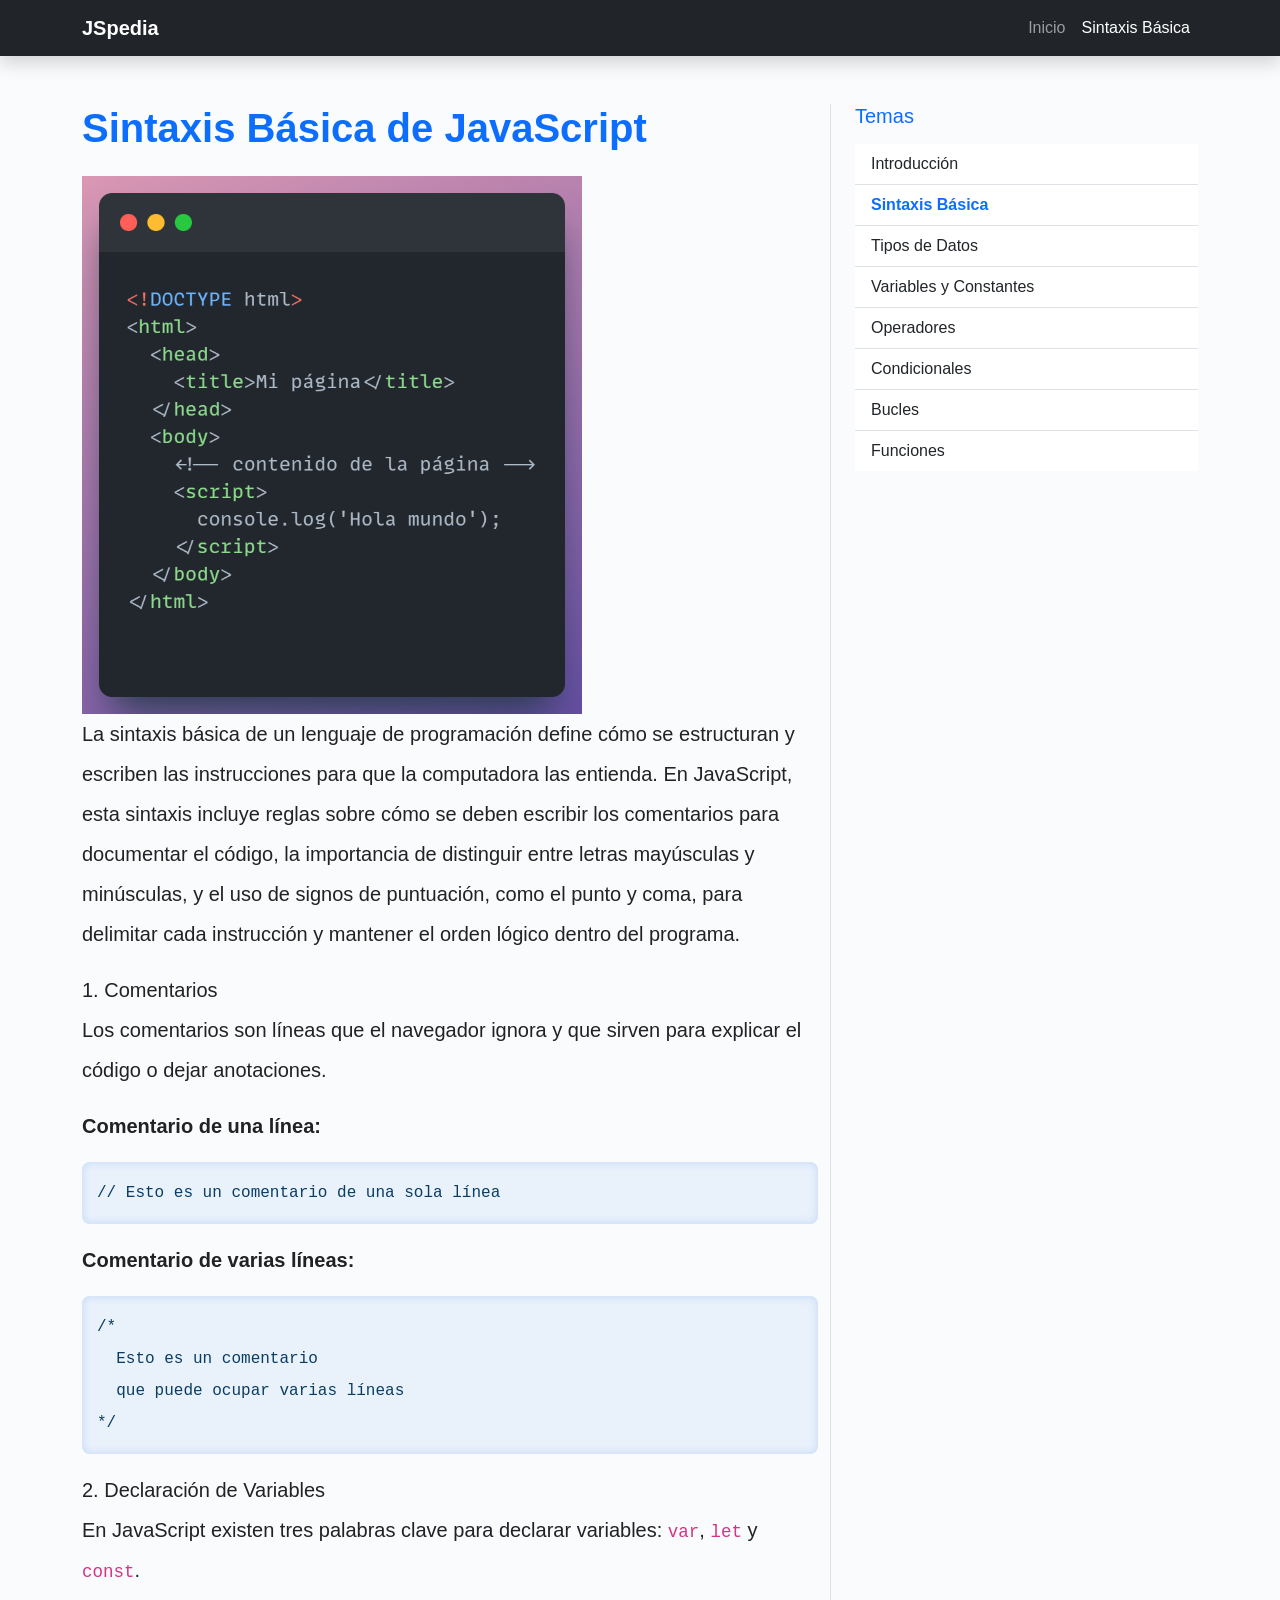
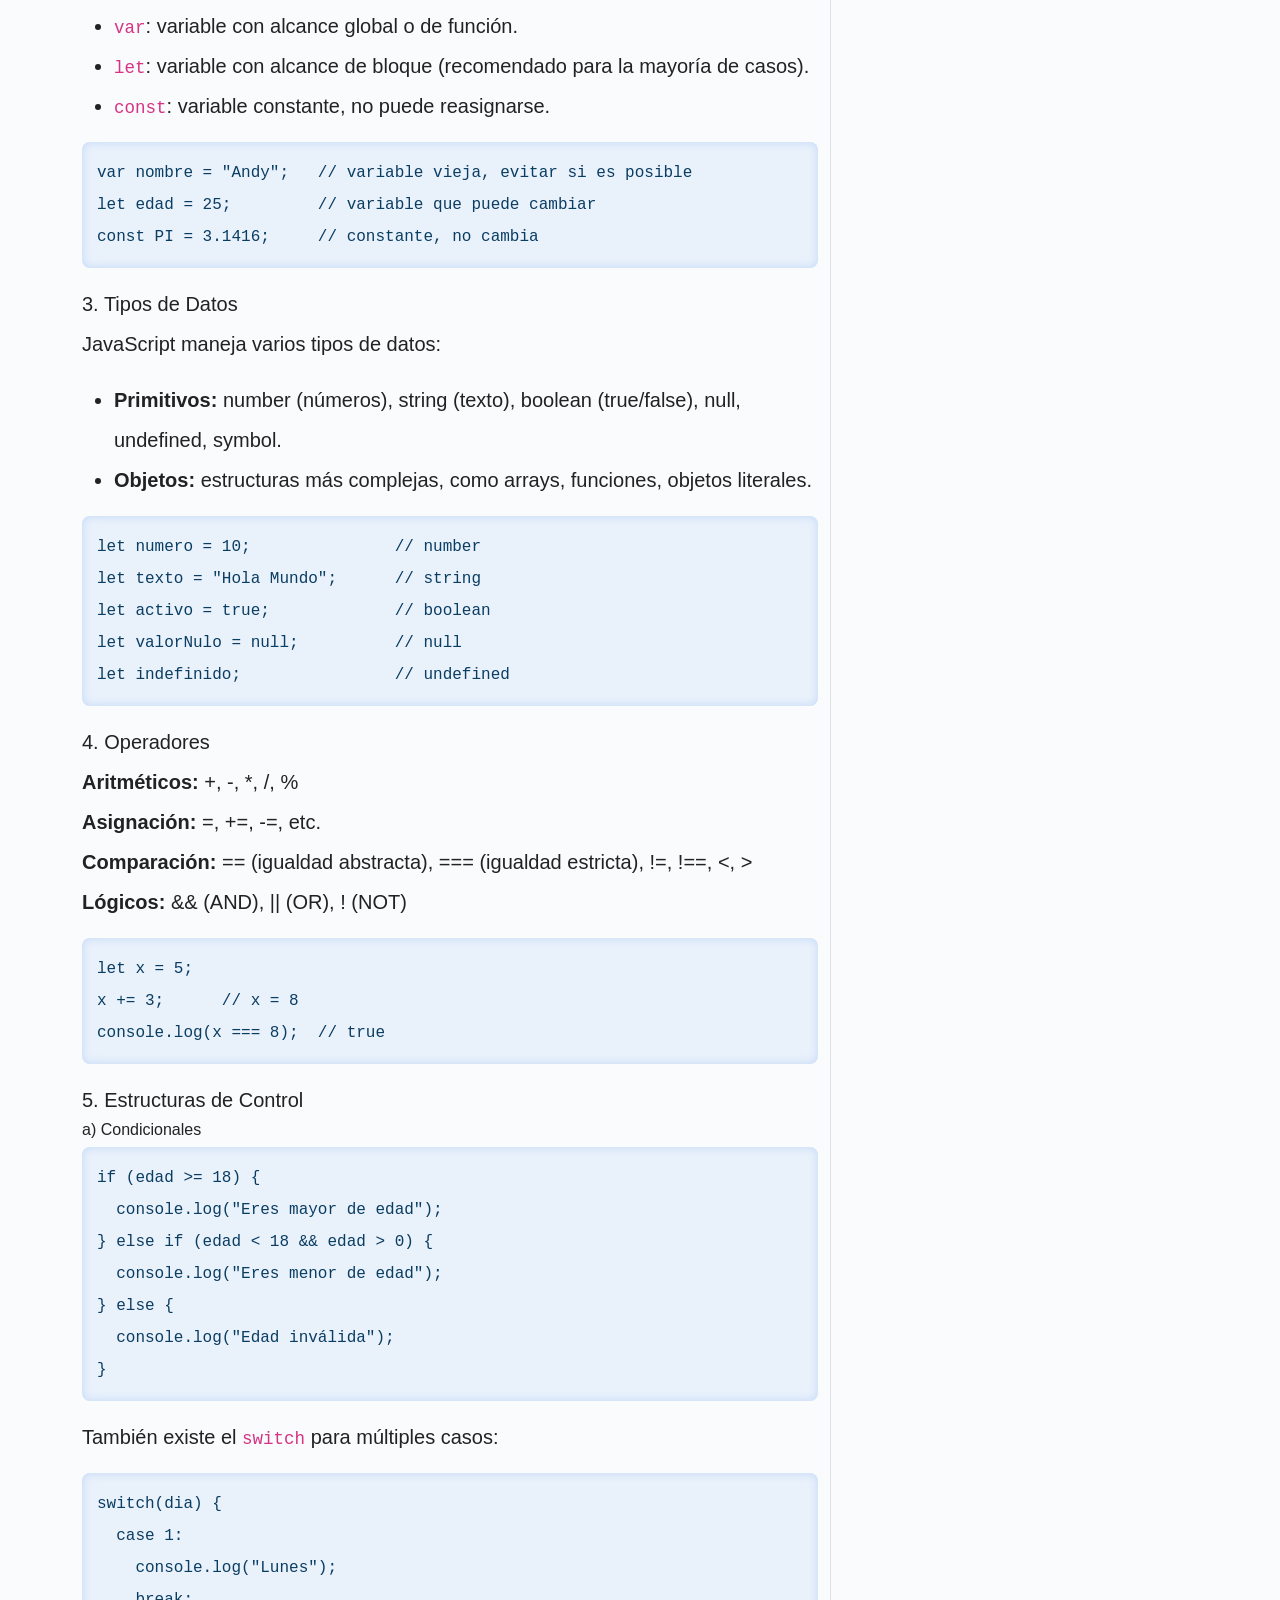
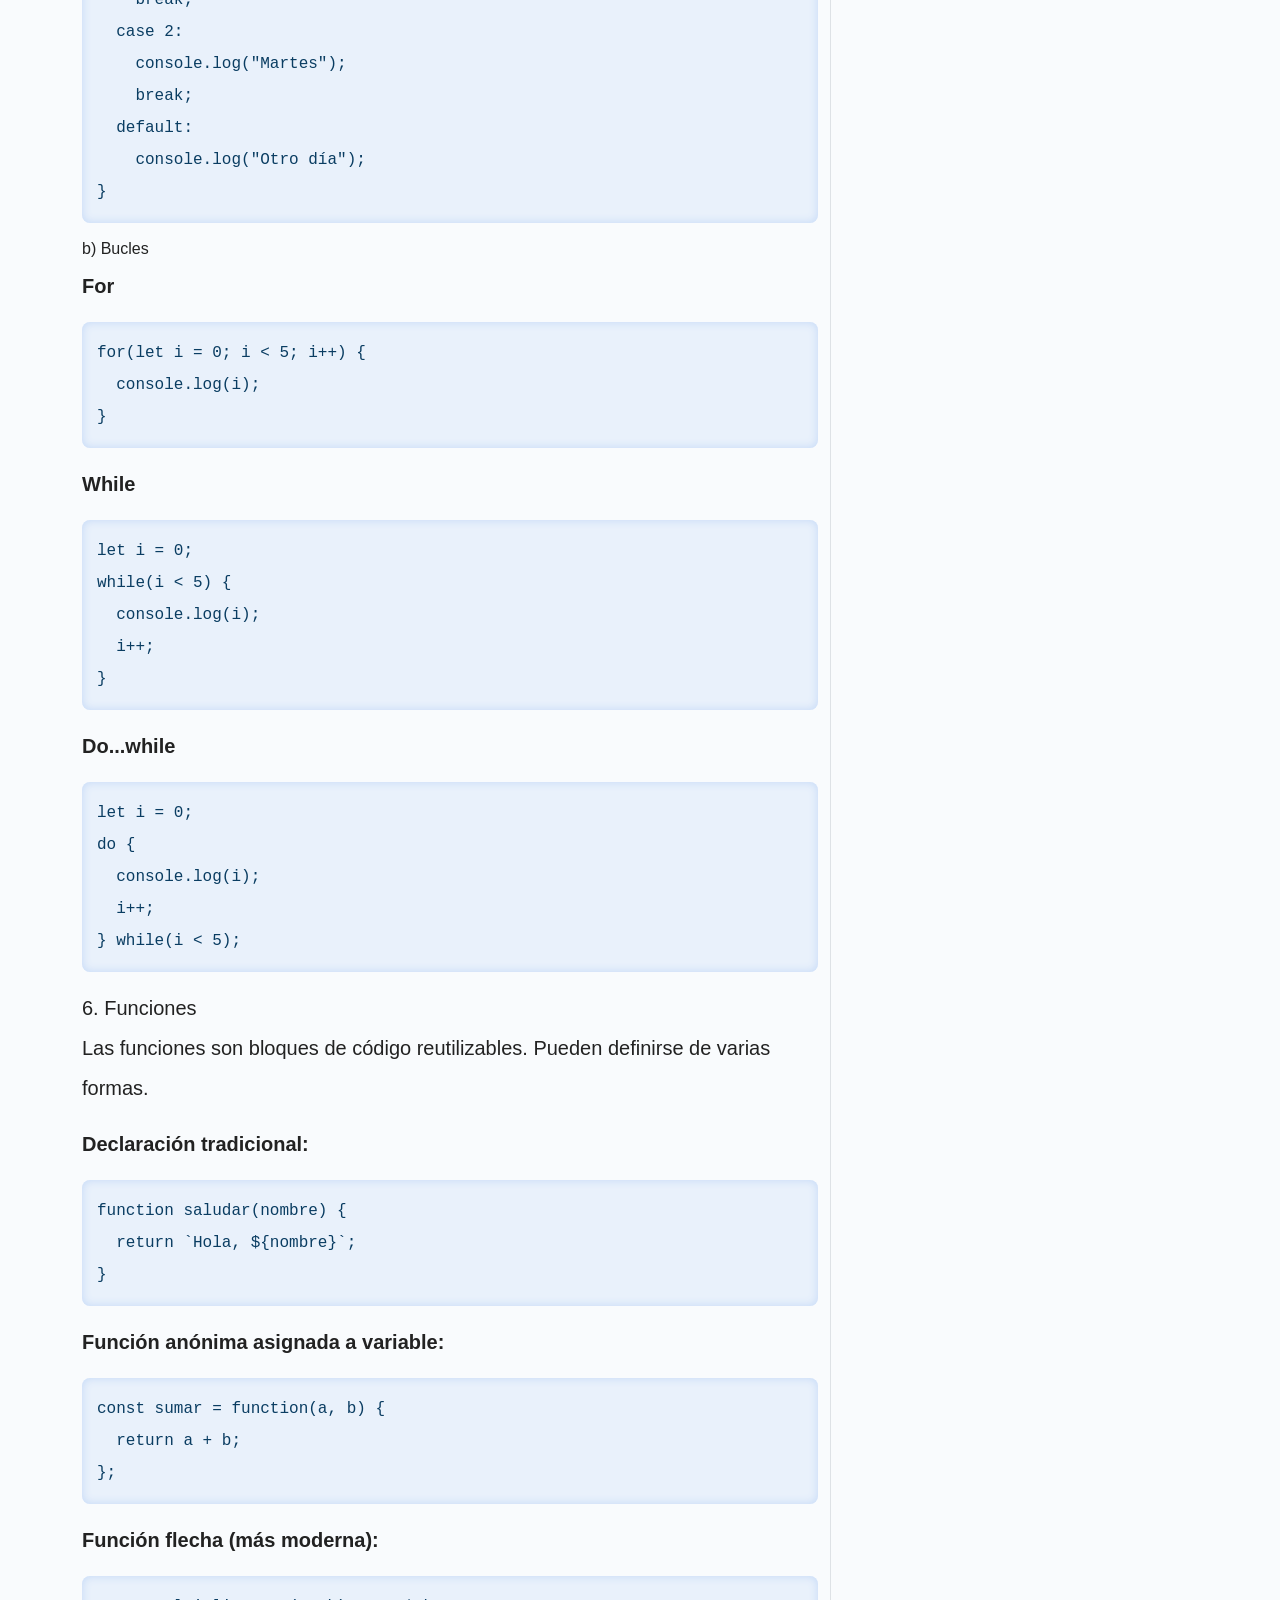
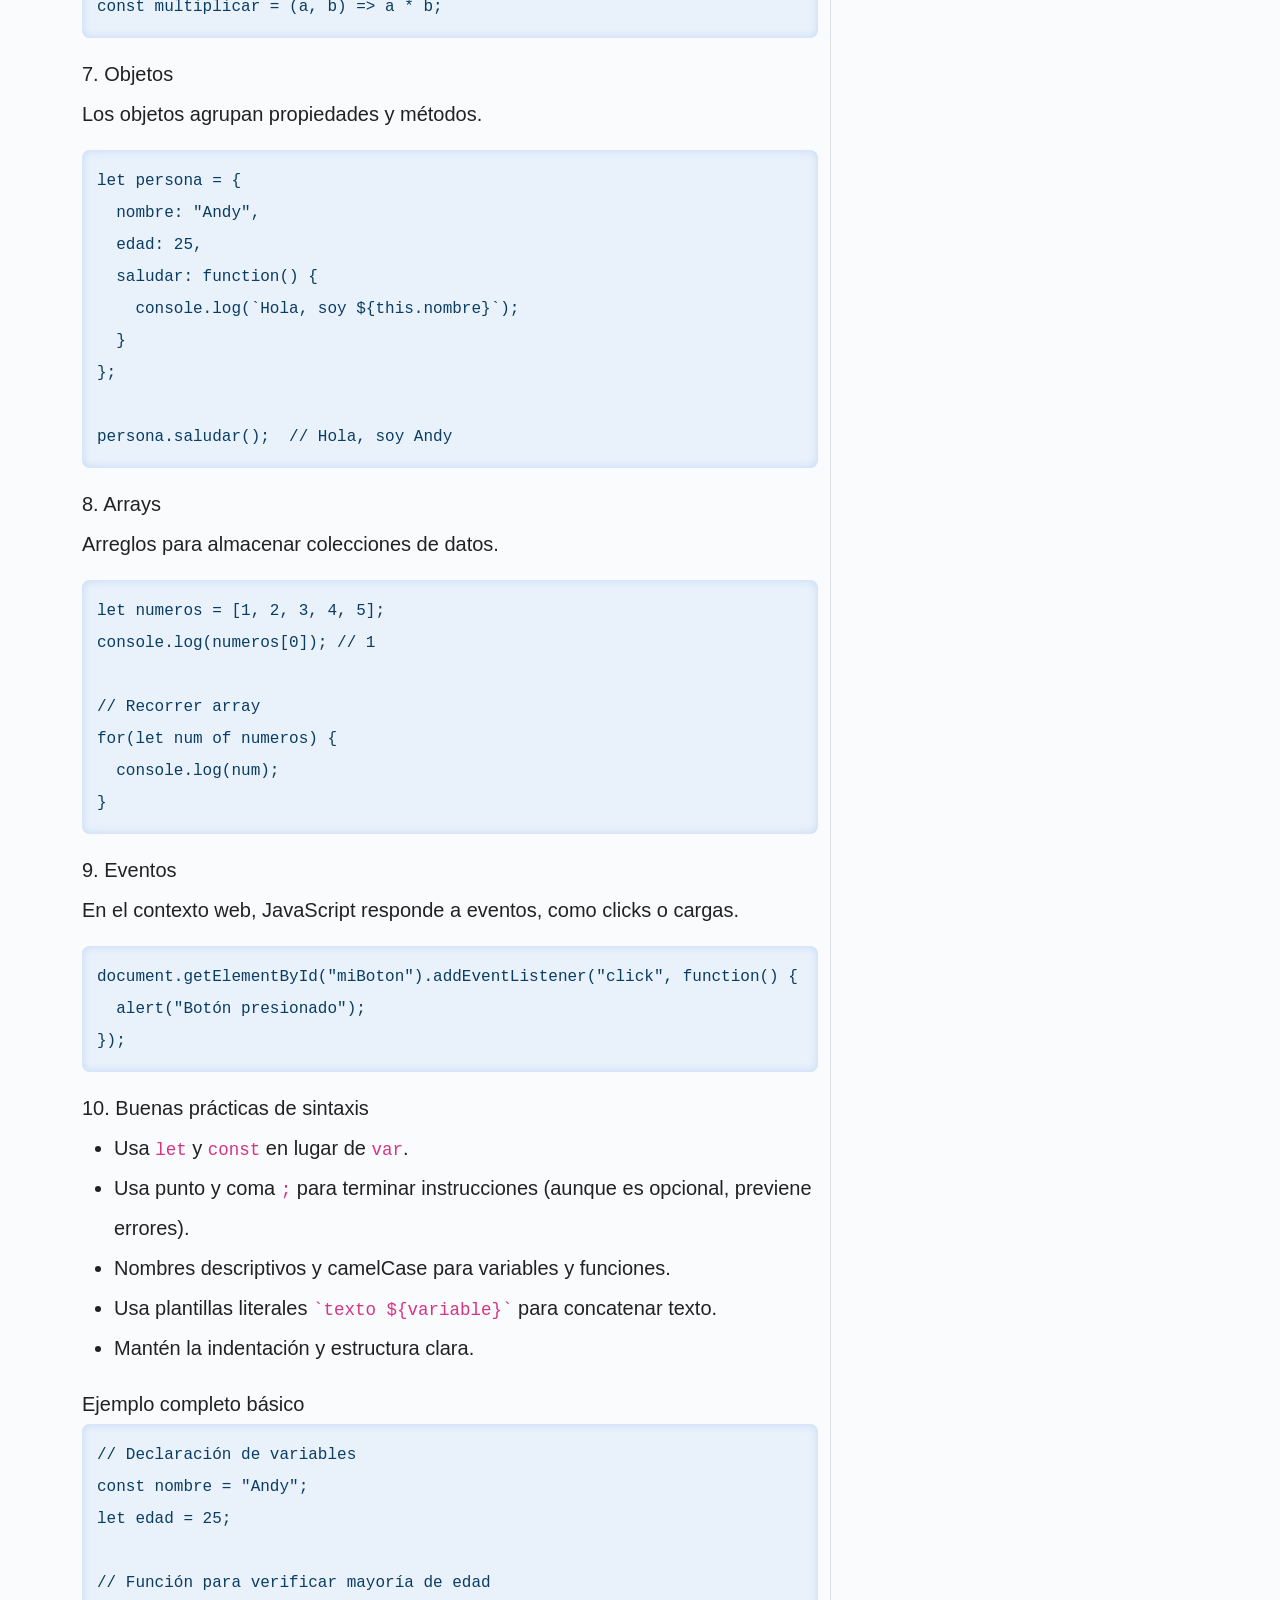
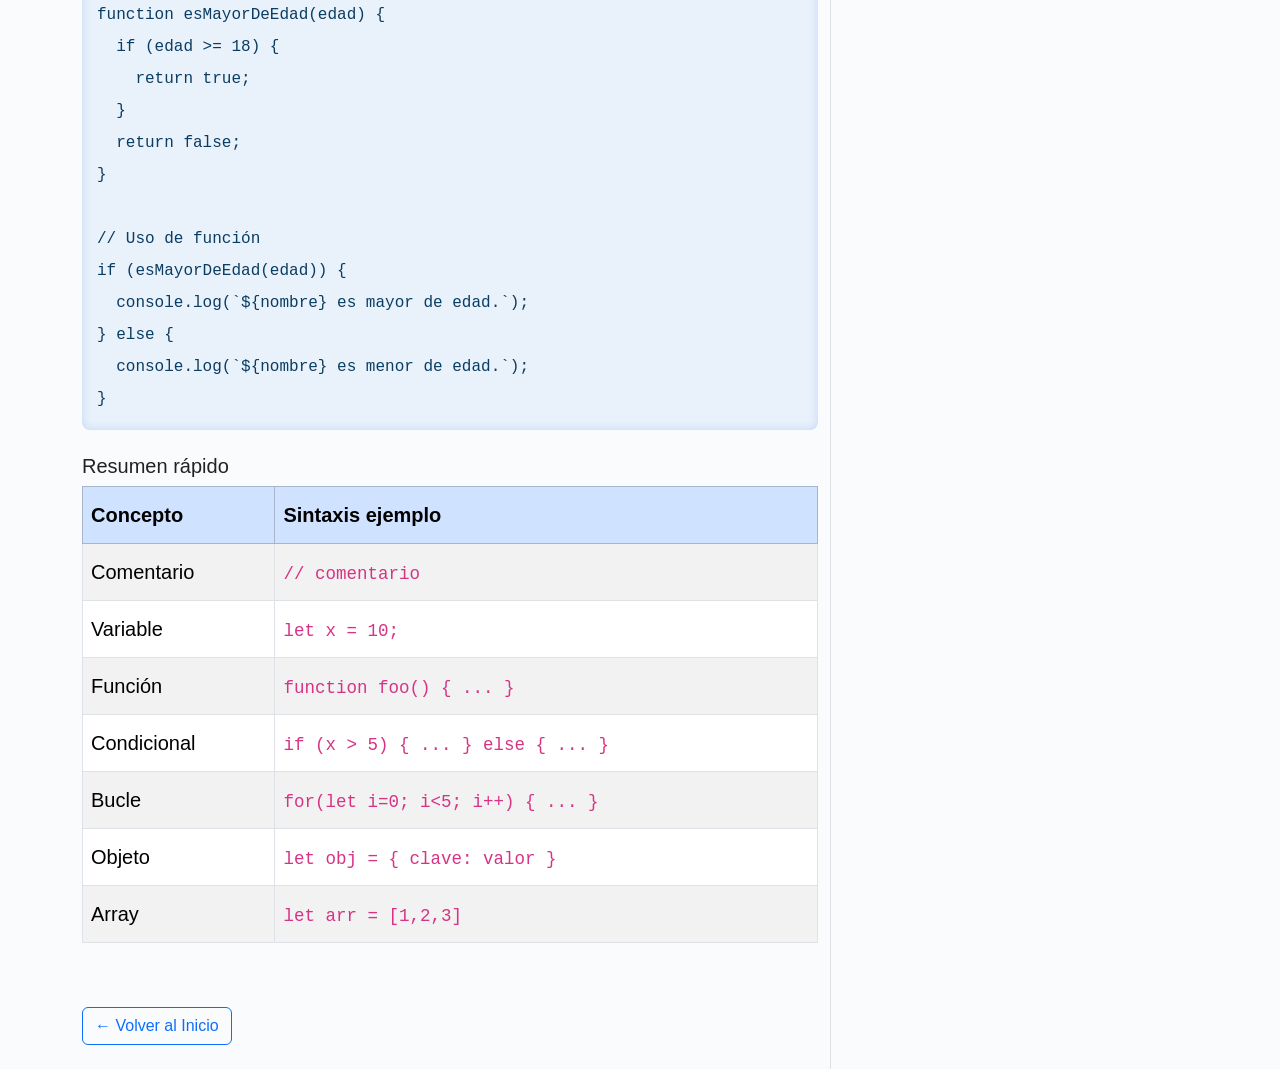
<file: temas/sintaxis.html>
<!DOCTYPE html>
<html lang="es">
<head>
    <meta charset="UTF-8" />
    <meta name="viewport" content="width=device-width, initial-scale=1" />
        <link rel="icon" href="../img/1.png" type="image/x-icon" />
    <title>Sintaxis Básica de JavaScript</title>
    <link href="https://cdn.jsdelivr.net/npm/bootstrap@5.3.3/dist/css/bootstrap.min.css" rel="stylesheet" />
    <link href="../css/style.css" rel="stylesheet" />
</head>
<body>
    <nav class="navbar navbar-expand-lg navbar-dark bg-dark shadow sticky-top">
        <div class="container">
            <a class="navbar-brand fw-bold" href="../index.html">JSpedia</a>
            <button class="navbar-toggler" type="button" data-bs-toggle="collapse" data-bs-target="#menuTema" aria-controls="menuTema" aria-expanded="false" aria-label="Toggle navigation">
                <span class="navbar-toggler-icon"></span>
            </button>
            <div class="collapse navbar-collapse" id="menuTema">
                <ul class="navbar-nav ms-auto fs-6">
                    <li class="nav-item"><a class="nav-link" href="../index.html">Inicio</a></li>
                    <li class="nav-item"><a class="nav-link active" href="sintaxis.html">Sintaxis Básica</a></li>
                </ul>
            </div>
        </div>
    </nav>

    <div class="container my-5">
      <div class="row">
        <main class="col-lg-8">
          <h1 class="mb-4 text-primary fw-bold">Sintaxis Básica de JavaScript</h1>
                    <img src="../img/2.png" class="card-img-top" alt="Sintaxis">


          <article class="mb-4 fs-5 lh-lg">

<section class="mb-5 fs-5 lh-lg">
<p>
La sintaxis básica de un lenguaje de programación define cómo se estructuran y escriben las instrucciones para que la computadora las entienda. En JavaScript, esta sintaxis incluye reglas sobre cómo se deben escribir los comentarios para documentar el código, la importancia de distinguir entre letras mayúsculas y minúsculas, y el uso de signos de puntuación, como el punto y coma, para delimitar cada instrucción y mantener el orden lógico dentro del programa.
</p>
    <h5 class="mt-4">1. Comentarios</h5>
    <p>Los comentarios son líneas que el navegador ignora y que sirven para explicar el código o dejar anotaciones.</p>
    <p><strong>Comentario de una línea:</strong></p>
    <pre><code class="language-js">// Esto es un comentario de una sola línea</code></pre>

    <p><strong>Comentario de varias líneas:</strong></p>
    <pre><code class="language-js">/*
  Esto es un comentario
  que puede ocupar varias líneas
*/</code></pre>

    <h5 class="mt-4">2. Declaración de Variables</h5>
    <p>En JavaScript existen tres palabras clave para declarar variables: <code>var</code>, <code>let</code> y <code>const</code>.</p>
    <ul>
        <li><code>var</code>: variable con alcance global o de función.</li>
        <li><code>let</code>: variable con alcance de bloque (recomendado para la mayoría de casos).</li>
        <li><code>const</code>: variable constante, no puede reasignarse.</li>
    </ul>
    <pre><code class="language-js">var nombre = "Andy";   // variable vieja, evitar si es posible
let edad = 25;         // variable que puede cambiar
const PI = 3.1416;     // constante, no cambia</code></pre>

    <h5 class="mt-4">3. Tipos de Datos</h5>
    <p>JavaScript maneja varios tipos de datos:</p>
    <ul>
        <li><strong>Primitivos:</strong> number (números), string (texto), boolean (true/false), null, undefined, symbol.</li>
        <li><strong>Objetos:</strong> estructuras más complejas, como arrays, funciones, objetos literales.</li>
    </ul>
    <pre><code class="language-js">let numero = 10;               // number
let texto = "Hola Mundo";      // string
let activo = true;             // boolean
let valorNulo = null;          // null
let indefinido;                // undefined</code></pre>

    <h5 class="mt-4">4. Operadores</h5>
    <p>
      <strong>Aritméticos:</strong> +, -, *, /, %<br />
      <strong>Asignación:</strong> =, +=, -=, etc.<br />
      <strong>Comparación:</strong> == (igualdad abstracta), === (igualdad estricta), !=, !==, &lt;, &gt;<br />
      <strong>Lógicos:</strong> &amp;&amp; (AND), || (OR), ! (NOT)
    </p>
    <pre><code class="language-js">let x = 5;
x += 3;      // x = 8
console.log(x === 8);  // true</code></pre>

    <h5 class="mt-4">5. Estructuras de Control</h5>

    <h6>a) Condicionales</h6>
    <pre><code class="language-js">if (edad >= 18) {
  console.log("Eres mayor de edad");
} else if (edad < 18 && edad > 0) {
  console.log("Eres menor de edad");
} else {
  console.log("Edad inválida");
}</code></pre>

    <p>También existe el <code>switch</code> para múltiples casos:</p>
    <pre><code class="language-js">switch(dia) {
  case 1:
    console.log("Lunes");
    break;
  case 2:
    console.log("Martes");
    break;
  default:
    console.log("Otro día");
}</code></pre>

    <h6>b) Bucles</h6>
    <p><strong>For</strong></p>
    <pre><code class="language-js">for(let i = 0; i < 5; i++) {
  console.log(i);
}</code></pre>

    <p><strong>While</strong></p>
    <pre><code class="language-js">let i = 0;
while(i < 5) {
  console.log(i);
  i++;
}</code></pre>

    <p><strong>Do...while</strong></p>
    <pre><code class="language-js">let i = 0;
do {
  console.log(i);
  i++;
} while(i < 5);</code></pre>

    <h5 class="mt-4">6. Funciones</h5>
    <p>Las funciones son bloques de código reutilizables. Pueden definirse de varias formas.</p>

    <p><strong>Declaración tradicional:</strong></p>
    <pre><code class="language-js">function saludar(nombre) {
  return `Hola, ${nombre}`;
}</code></pre>

    <p><strong>Función anónima asignada a variable:</strong></p>
    <pre><code class="language-js">const sumar = function(a, b) {
  return a + b;
};</code></pre>

    <p><strong>Función flecha (más moderna):</strong></p>
    <pre><code class="language-js">const multiplicar = (a, b) => a * b;</code></pre>

    <h5 class="mt-4">7. Objetos</h5>
    <p>Los objetos agrupan propiedades y métodos.</p>
    <pre><code class="language-js">let persona = {
  nombre: "Andy",
  edad: 25,
  saludar: function() {
    console.log(`Hola, soy ${this.nombre}`);
  }
};

persona.saludar();  // Hola, soy Andy</code></pre>

    <h5 class="mt-4">8. Arrays</h5>
    <p>Arreglos para almacenar colecciones de datos.</p>
    <pre><code class="language-js">let numeros = [1, 2, 3, 4, 5];
console.log(numeros[0]); // 1

// Recorrer array
for(let num of numeros) {
  console.log(num);
}</code></pre>

    <h5 class="mt-4">9. Eventos</h5>
    <p>En el contexto web, JavaScript responde a eventos, como clicks o cargas.</p>
    <pre><code class="language-js">document.getElementById("miBoton").addEventListener("click", function() {
  alert("Botón presionado");
});</code></pre>

    <h5 class="mt-4">10. Buenas prácticas de sintaxis</h5>
    <ul>
      <li>Usa <code>let</code> y <code>const</code> en lugar de <code>var</code>.</li>
      <li>Usa punto y coma <code>;</code> para terminar instrucciones (aunque es opcional, previene errores).</li>
      <li>Nombres descriptivos y camelCase para variables y funciones.</li>
      <li>Usa plantillas literales <code>`texto ${variable}`</code> para concatenar texto.</li>
      <li>Mantén la indentación y estructura clara.</li>
    </ul>

    <h5 class="mt-4">Ejemplo completo básico</h5>
    <pre><code class="language-js">// Declaración de variables
const nombre = "Andy";
let edad = 25;

// Función para verificar mayoría de edad
function esMayorDeEdad(edad) {
  if (edad >= 18) {
    return true;
  }
  return false;
}

// Uso de función
if (esMayorDeEdad(edad)) {
  console.log(`${nombre} es mayor de edad.`);
} else {
  console.log(`${nombre} es menor de edad.`);
}</code></pre>

    <h5 class="mt-4">Resumen rápido</h5>
    <table class="table table-striped table-bordered">
      <thead class="table-primary">
        <tr>
          <th>Concepto</th>
          <th>Sintaxis ejemplo</th>
        </tr>
      </thead>
      <tbody>
        <tr>
          <td>Comentario</td>
          <td><code>// comentario</code></td>
        </tr>
        <tr>
          <td>Variable</td>
          <td><code>let x = 10;</code></td>
        </tr>
        <tr>
          <td>Función</td>
          <td><code>function foo() { ... }</code></td>
        </tr>
        <tr>
          <td>Condicional</td>
          <td><code>if (x > 5) { ... } else { ... }</code></td>
        </tr>
        <tr>
          <td>Bucle</td>
          <td><code>for(let i=0; i&lt;5; i++) { ... }</code></td>
        </tr>
        <tr>
          <td>Objeto</td>
          <td><code>let obj = { clave: valor }</code></td>
        </tr>
        <tr>
          <td>Array</td>
          <td><code>let arr = [1,2,3]</code></td>
        </tr>
      </tbody>
    </table>

</section>

          <a href="../index.html" class="btn btn-outline-primary mt-3">← Volver al Inicio</a>
        </main>

        <nav class="col-lg-4 mt-4 mt-lg-0 ps-lg-4 border-start">
          <h5 class="text-primary mb-3">Temas</h5>
          <ul class="list-group list-group-flush">
            <li class="list-group-item"><a href="introduccion.html" class="text-decoration-none text-dark">Introducción</a></li>
            <li class="list-group-item"><a href="sintaxis.html" class="text-decoration-none fw-semibold text-primary">Sintaxis Básica</a></li>
            <li class="list-group-item"><a href="tipos-datos.html" class="text-decoration-none text-dark">Tipos de Datos</a></li>
            <li class="list-group-item"><a href="variables.html" class="text-decoration-none text-dark">Variables y Constantes</a></li>
            <li class="list-group-item"><a href="operadores.html" class="text-decoration-none text-dark">Operadores</a></li>
            <li class="list-group-item"><a href="condicionales.html" class="text-decoration-none text-dark">Condicionales</a></li>
            <li class="list-group-item"><a href="bucles.html" class="text-decoration-none text-dark">Bucles</a></li>
            <li class="list-group-item"><a href="funciones.html" class="text-decoration-none text-dark">Funciones</a></li>
          </ul>
        </nav>
      </div>
    </div>

    <script src="https://cdn.jsdelivr.net/npm/bootstrap@5.3.3/dist/js/bootstrap.bundle.min.js"></script>
</body>
</html>
</file>
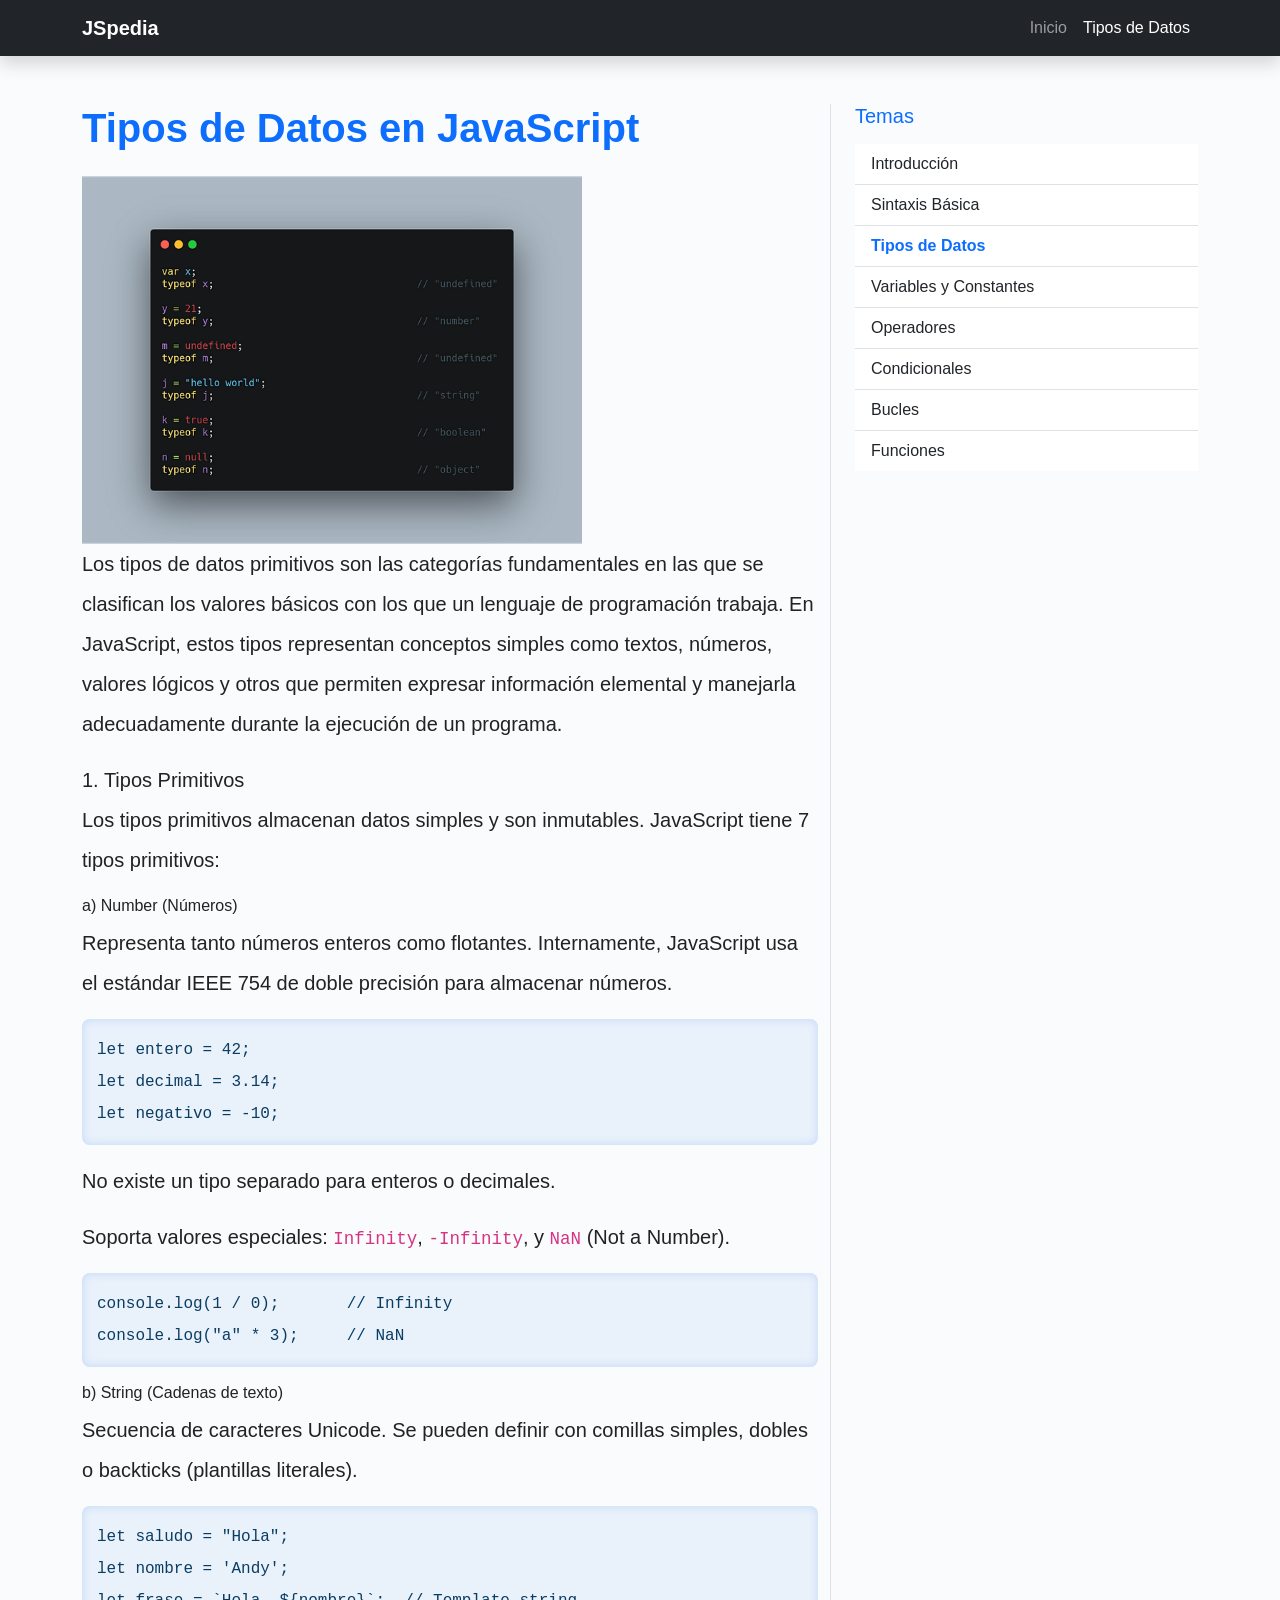
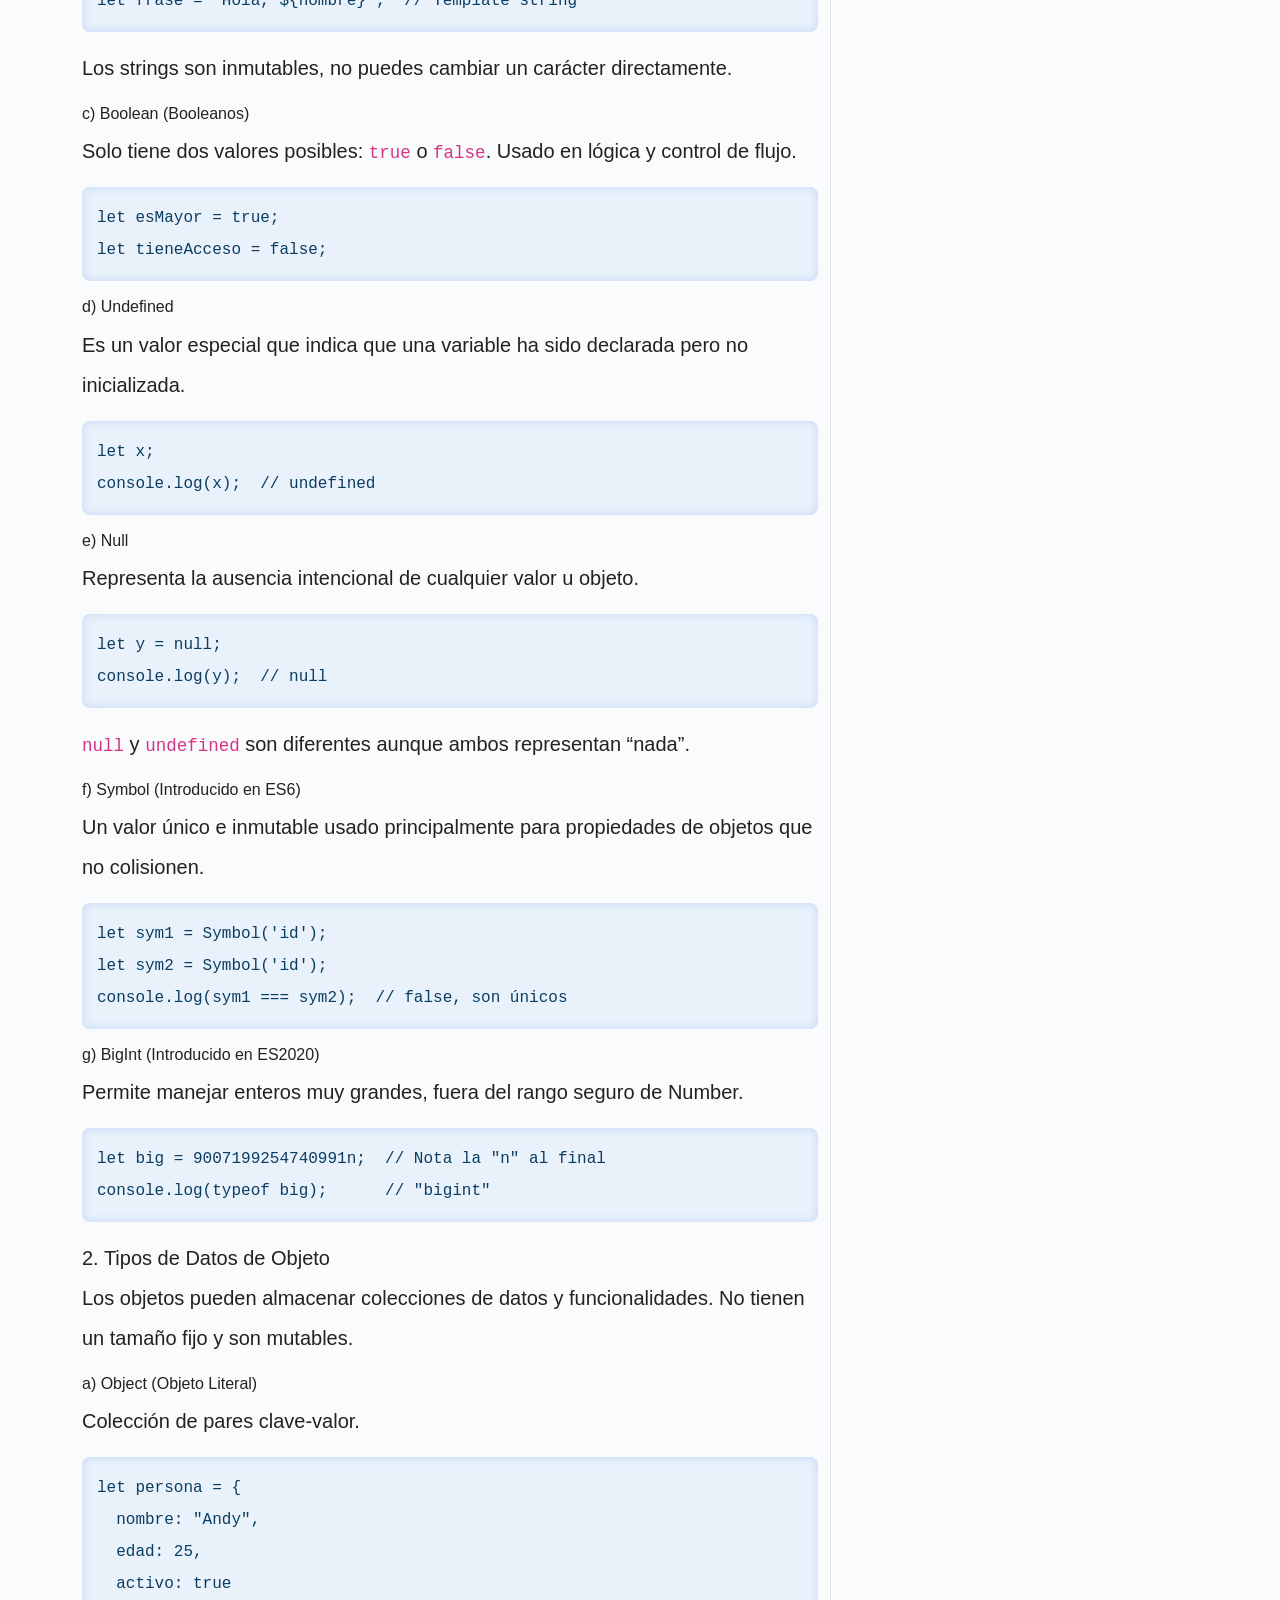
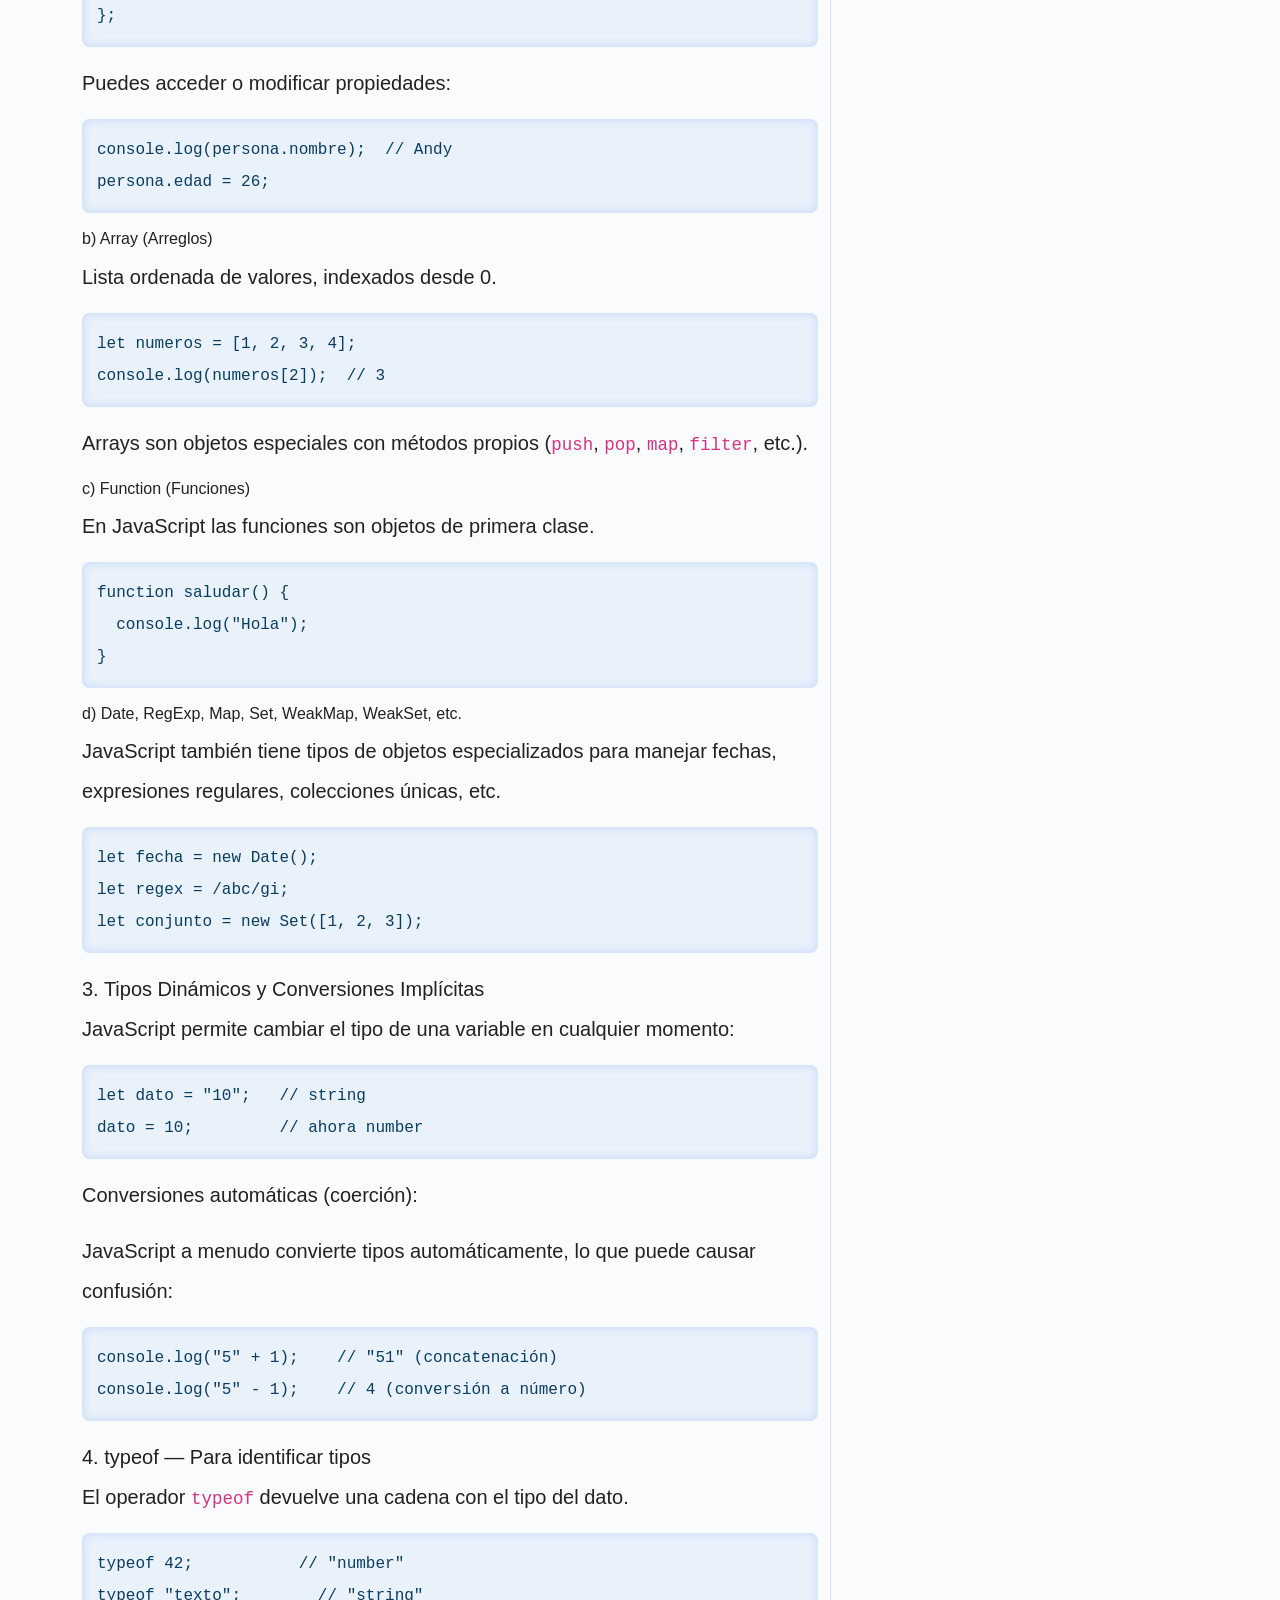
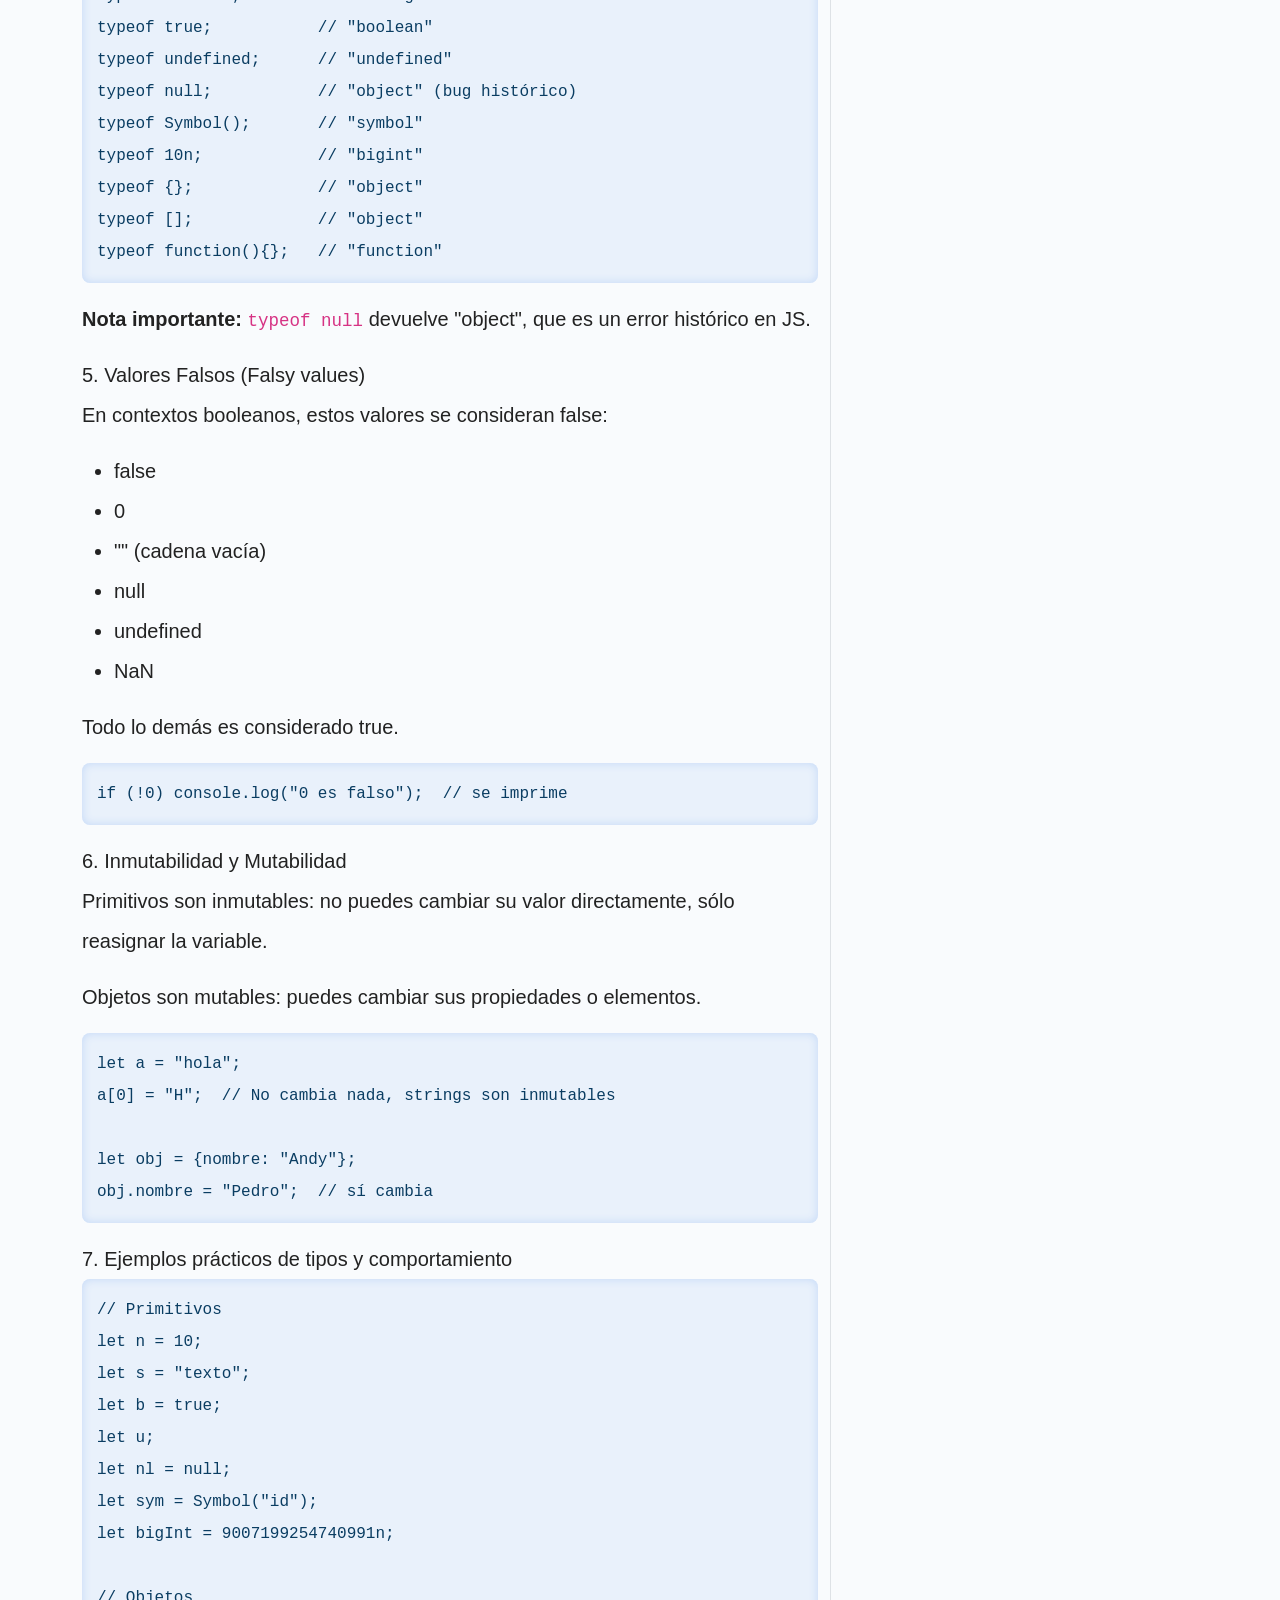
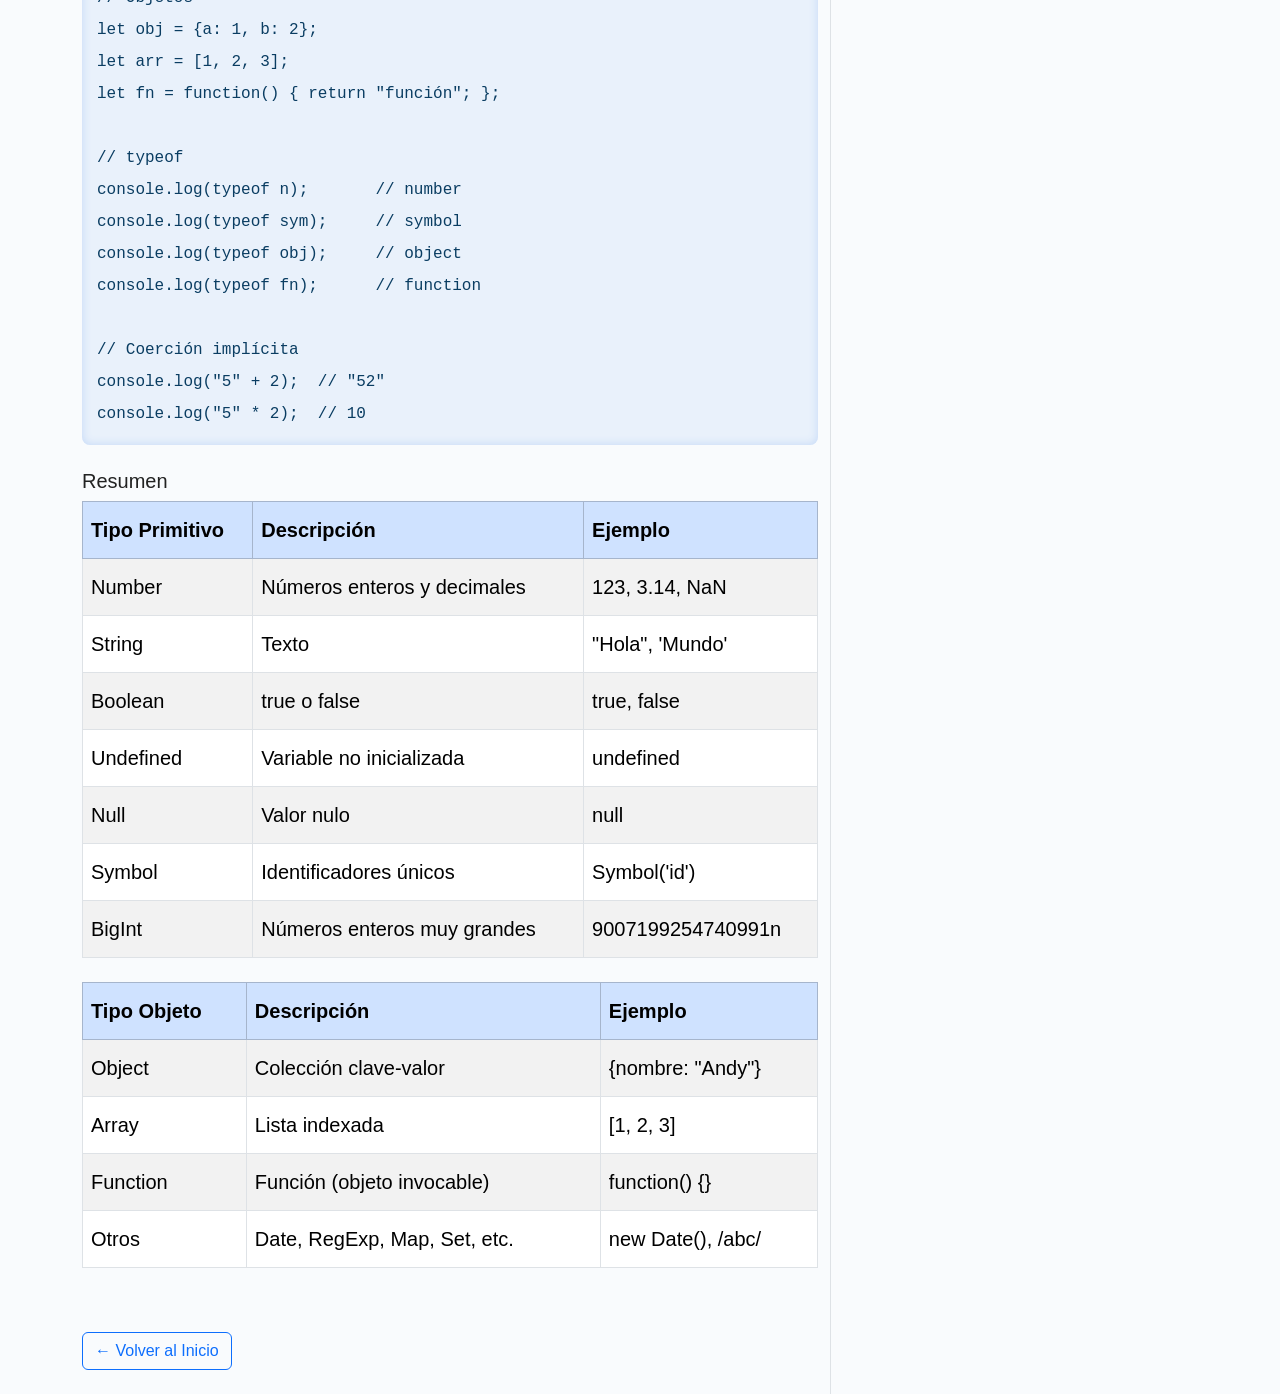
<file: temas/tipos-datos.html>
<!DOCTYPE html>
<html lang="es">
  <head>
    <meta charset="UTF-8" />
    <meta name="viewport" content="width=device-width, initial-scale=1" />
    <link rel="icon" href="../img/1.png" type="image/x-icon" />
    <title>Tipos de Datos en JavaScript</title>
    <link
      href="https://cdn.jsdelivr.net/npm/bootstrap@5.3.3/dist/css/bootstrap.min.css"
      rel="stylesheet"
    />
    <link href="../css/style.css" rel="stylesheet" />
  </head>
  <body>
    <nav class="navbar navbar-expand-lg navbar-dark bg-dark shadow sticky-top">
      <div class="container">
        <a class="navbar-brand fw-bold" href="../index.html">JSpedia</a>
        <button
          class="navbar-toggler"
          type="button"
          data-bs-toggle="collapse"
          data-bs-target="#menuTema"
          aria-controls="menuTema"
          aria-expanded="false"
          aria-label="Toggle navigation"
        >
          <span class="navbar-toggler-icon"></span>
        </button>
        <div class="collapse navbar-collapse" id="menuTema">
          <ul class="navbar-nav ms-auto fs-6">
            <li class="nav-item">
              <a class="nav-link" href="../index.html">Inicio</a>
            </li>
            <li class="nav-item">
              <a class="nav-link active" href="tipos-datos.html"
                >Tipos de Datos</a
              >
            </li>
          </ul>
        </div>
      </div>
    </nav>

    <div class="container my-5">
      <div class="row">
        <main class="col-lg-8">
          <h1 class="mb-4 text-primary fw-bold">
            Tipos de Datos en JavaScript
          </h1>
          <img src="../img/3.png" class="card-img-top" alt="Tipos de Datos" />

          <article class="mb-4 fs-5 lh-lg">
            <section class="mb-5 fs-5 lh-lg">
              <p>
                Los tipos de datos primitivos son las categorías fundamentales
                en las que se clasifican los valores básicos con los que un
                lenguaje de programación trabaja. En JavaScript, estos tipos
                representan conceptos simples como textos, números, valores
                lógicos y otros que permiten expresar información elemental y
                manejarla adecuadamente durante la ejecución de un programa.
              </p>

              <h5 class="mt-4">1. Tipos Primitivos</h5>
              <p>
                Los tipos primitivos almacenan datos simples y son inmutables.
                JavaScript tiene 7 tipos primitivos:
              </p>

              <h6>a) Number (Números)</h6>
              <p>
                Representa tanto números enteros como flotantes. Internamente,
                JavaScript usa el estándar IEEE 754 de doble precisión para
                almacenar números.
              </p>
              <pre><code class="language-js">let entero = 42;
let decimal = 3.14;
let negativo = -10;</code></pre>
              <p>No existe un tipo separado para enteros o decimales.</p>
              <p>
                Soporta valores especiales: <code>Infinity</code>,
                <code>-Infinity</code>, y <code>NaN</code> (Not a Number).
              </p>
              <pre><code class="language-js">console.log(1 / 0);       // Infinity
console.log("a" * 3);     // NaN</code></pre>

              <h6>b) String (Cadenas de texto)</h6>
              <p>
                Secuencia de caracteres Unicode. Se pueden definir con comillas
                simples, dobles o backticks (plantillas literales).
              </p>
              <pre><code class="language-js">let saludo = "Hola";
let nombre = 'Andy';
let frase = `Hola, ${nombre}`;  // Template string</code></pre>
              <p>
                Los strings son inmutables, no puedes cambiar un carácter
                directamente.
              </p>

              <h6>c) Boolean (Booleanos)</h6>
              <p>
                Solo tiene dos valores posibles: <code>true</code> o
                <code>false</code>. Usado en lógica y control de flujo.
              </p>
              <pre><code class="language-js">let esMayor = true;
let tieneAcceso = false;</code></pre>

              <h6>d) Undefined</h6>
              <p>
                Es un valor especial que indica que una variable ha sido
                declarada pero no inicializada.
              </p>
              <pre><code class="language-js">let x;
console.log(x);  // undefined</code></pre>

              <h6>e) Null</h6>
              <p>
                Representa la ausencia intencional de cualquier valor u objeto.
              </p>
              <pre><code class="language-js">let y = null;
console.log(y);  // null</code></pre>
              <p>
                <code>null</code> y <code>undefined</code> son diferentes aunque
                ambos representan “nada”.
              </p>

              <h6>f) Symbol (Introducido en ES6)</h6>
              <p>
                Un valor único e inmutable usado principalmente para propiedades
                de objetos que no colisionen.
              </p>
              <pre><code class="language-js">let sym1 = Symbol('id');
let sym2 = Symbol('id');
console.log(sym1 === sym2);  // false, son únicos</code></pre>

              <h6>g) BigInt (Introducido en ES2020)</h6>
              <p>
                Permite manejar enteros muy grandes, fuera del rango seguro de
                Number.
              </p>
              <pre><code class="language-js">let big = 9007199254740991n;  // Nota la "n" al final
console.log(typeof big);      // "bigint"</code></pre>

              <h5 class="mt-4">2. Tipos de Datos de Objeto</h5>
              <p>
                Los objetos pueden almacenar colecciones de datos y
                funcionalidades. No tienen un tamaño fijo y son mutables.
              </p>

              <h6>a) Object (Objeto Literal)</h6>
              <p>Colección de pares clave-valor.</p>
              <pre><code class="language-js">let persona = {
  nombre: "Andy",
  edad: 25,
  activo: true
};</code></pre>
              <p>Puedes acceder o modificar propiedades:</p>
              <pre><code class="language-js">console.log(persona.nombre);  // Andy
persona.edad = 26;</code></pre>

              <h6>b) Array (Arreglos)</h6>
              <p>Lista ordenada de valores, indexados desde 0.</p>
              <pre><code class="language-js">let numeros = [1, 2, 3, 4];
console.log(numeros[2]);  // 3</code></pre>
              <p>
                Arrays son objetos especiales con métodos propios
                (<code>push</code>, <code>pop</code>, <code>map</code>,
                <code>filter</code>, etc.).
              </p>

              <h6>c) Function (Funciones)</h6>
              <p>En JavaScript las funciones son objetos de primera clase.</p>
              <pre><code class="language-js">function saludar() {
  console.log("Hola");
}</code></pre>

              <h6>d) Date, RegExp, Map, Set, WeakMap, WeakSet, etc.</h6>
              <p>
                JavaScript también tiene tipos de objetos especializados para
                manejar fechas, expresiones regulares, colecciones únicas, etc.
              </p>
              <pre><code class="language-js">let fecha = new Date();
let regex = /abc/gi;
let conjunto = new Set([1, 2, 3]);</code></pre>

              <h5 class="mt-4">3. Tipos Dinámicos y Conversiones Implícitas</h5>
              <p>
                JavaScript permite cambiar el tipo de una variable en cualquier
                momento:
              </p>
              <pre><code class="language-js">let dato = "10";   // string
dato = 10;         // ahora number</code></pre>
              <p>Conversiones automáticas (coerción):</p>
              <p>
                JavaScript a menudo convierte tipos automáticamente, lo que
                puede causar confusión:
              </p>
              <pre><code class="language-js">console.log("5" + 1);    // "51" (concatenación)
console.log("5" - 1);    // 4 (conversión a número)</code></pre>

              <h5 class="mt-4">4. typeof — Para identificar tipos</h5>
              <p>
                El operador <code>typeof</code> devuelve una cadena con el tipo
                del dato.
              </p>
              <pre><code class="language-js">typeof 42;           // "number"
typeof "texto";        // "string"
typeof true;           // "boolean"
typeof undefined;      // "undefined"
typeof null;           // "object" (bug histórico)
typeof Symbol();       // "symbol"
typeof 10n;            // "bigint"
typeof {};             // "object"
typeof [];             // "object"
typeof function(){};   // "function"</code></pre>
              <p>
                <strong>Nota importante:</strong>
                <code>typeof null</code> devuelve "object", que es un error
                histórico en JS.
              </p>

              <h5 class="mt-4">5. Valores Falsos (Falsy values)</h5>
              <p>En contextos booleanos, estos valores se consideran false:</p>
              <ul>
                <li>false</li>
                <li>0</li>
                <li>"" (cadena vacía)</li>
                <li>null</li>
                <li>undefined</li>
                <li>NaN</li>
              </ul>
              <p>Todo lo demás es considerado true.</p>
              <pre><code class="language-js">if (!0) console.log("0 es falso");  // se imprime</code></pre>

              <h5 class="mt-4">6. Inmutabilidad y Mutabilidad</h5>
              <p>
                Primitivos son inmutables: no puedes cambiar su valor
                directamente, sólo reasignar la variable.
              </p>
              <p>
                Objetos son mutables: puedes cambiar sus propiedades o
                elementos.
              </p>
              <pre><code class="language-js">let a = "hola";
a[0] = "H";  // No cambia nada, strings son inmutables

let obj = {nombre: "Andy"};
obj.nombre = "Pedro";  // sí cambia</code></pre>

              <h5 class="mt-4">
                7. Ejemplos prácticos de tipos y comportamiento
              </h5>
              <pre><code class="language-js">// Primitivos
let n = 10;
let s = "texto";
let b = true;
let u;
let nl = null;
let sym = Symbol("id");
let bigInt = 9007199254740991n;

// Objetos
let obj = {a: 1, b: 2};
let arr = [1, 2, 3];
let fn = function() { return "función"; };

// typeof
console.log(typeof n);       // number
console.log(typeof sym);     // symbol
console.log(typeof obj);     // object
console.log(typeof fn);      // function

// Coerción implícita
console.log("5" + 2);  // "52"
console.log("5" * 2);  // 10
</code></pre>

              <h5 class="mt-4">Resumen</h5>
              <table class="table table-striped table-bordered">
                <thead class="table-primary">
                  <tr>
                    <th>Tipo Primitivo</th>
                    <th>Descripción</th>
                    <th>Ejemplo</th>
                  </tr>
                </thead>
                <tbody>
                  <tr>
                    <td>Number</td>
                    <td>Números enteros y decimales</td>
                    <td>123, 3.14, NaN</td>
                  </tr>
                  <tr>
                    <td>String</td>
                    <td>Texto</td>
                    <td>"Hola", 'Mundo'</td>
                  </tr>
                  <tr>
                    <td>Boolean</td>
                    <td>true o false</td>
                    <td>true, false</td>
                  </tr>
                  <tr>
                    <td>Undefined</td>
                    <td>Variable no inicializada</td>
                    <td>undefined</td>
                  </tr>
                  <tr>
                    <td>Null</td>
                    <td>Valor nulo</td>
                    <td>null</td>
                  </tr>
                  <tr>
                    <td>Symbol</td>
                    <td>Identificadores únicos</td>
                    <td>Symbol('id')</td>
                  </tr>
                  <tr>
                    <td>BigInt</td>
                    <td>Números enteros muy grandes</td>
                    <td>9007199254740991n</td>
                  </tr>
                </tbody>
              </table>

              <table class="table table-striped table-bordered mt-4">
                <thead class="table-primary">
                  <tr>
                    <th>Tipo Objeto</th>
                    <th>Descripción</th>
                    <th>Ejemplo</th>
                  </tr>
                </thead>
                <tbody>
                  <tr>
                    <td>Object</td>
                    <td>Colección clave-valor</td>
                    <td>{nombre: "Andy"}</td>
                  </tr>
                  <tr>
                    <td>Array</td>
                    <td>Lista indexada</td>
                    <td>[1, 2, 3]</td>
                  </tr>
                  <tr>
                    <td>Function</td>
                    <td>Función (objeto invocable)</td>
                    <td>function() {}</td>
                  </tr>
                  <tr>
                    <td>Otros</td>
                    <td>Date, RegExp, Map, Set, etc.</td>
                    <td>new Date(), /abc/</td>
                  </tr>
                </tbody>
              </table>
            </section>

            <a href="../index.html" class="btn btn-outline-primary mt-3"
              >← Volver al Inicio</a
            >
          </article>
        </main>

        <nav class="col-lg-4 mt-4 mt-lg-0 ps-lg-4 border-start">
          <h5 class="text-primary mb-3">Temas</h5>
          <ul class="list-group list-group-flush">
            <li class="list-group-item">
              <a href="introduccion.html" class="text-decoration-none text-dark"
                >Introducción</a
              >
            </li>
            <li class="list-group-item">
              <a href="sintaxis.html" class="text-decoration-none text-dark"
                >Sintaxis Básica</a
              >
            </li>
            <li class="list-group-item">
              <a
                href="tipos-datos.html"
                class="text-decoration-none fw-semibold text-primary"
                >Tipos de Datos</a
              >
            </li>
            <li class="list-group-item">
              <a href="variables.html" class="text-decoration-none text-dark"
                >Variables y Constantes</a
              >
            </li>
            <li class="list-group-item">
              <a href="operadores.html" class="text-decoration-none text-dark"
                >Operadores</a
              >
            </li>
            <li class="list-group-item">
              <a
                href="condicionales.html"
                class="text-decoration-none text-dark"
                >Condicionales</a
              >
            </li>
            <li class="list-group-item">
              <a href="bucles.html" class="text-decoration-none text-dark"
                >Bucles</a
              >
            </li>
            <li class="list-group-item">
              <a href="funciones.html" class="text-decoration-none text-dark"
                >Funciones</a
              >
            </li>
          </ul>
        </nav>
      </div>
    </div>

    <script src="https://cdn.jsdelivr.net/npm/bootstrap@5.3.3/dist/js/bootstrap.bundle.min.js"></script>
  </body>
</html>
</file>
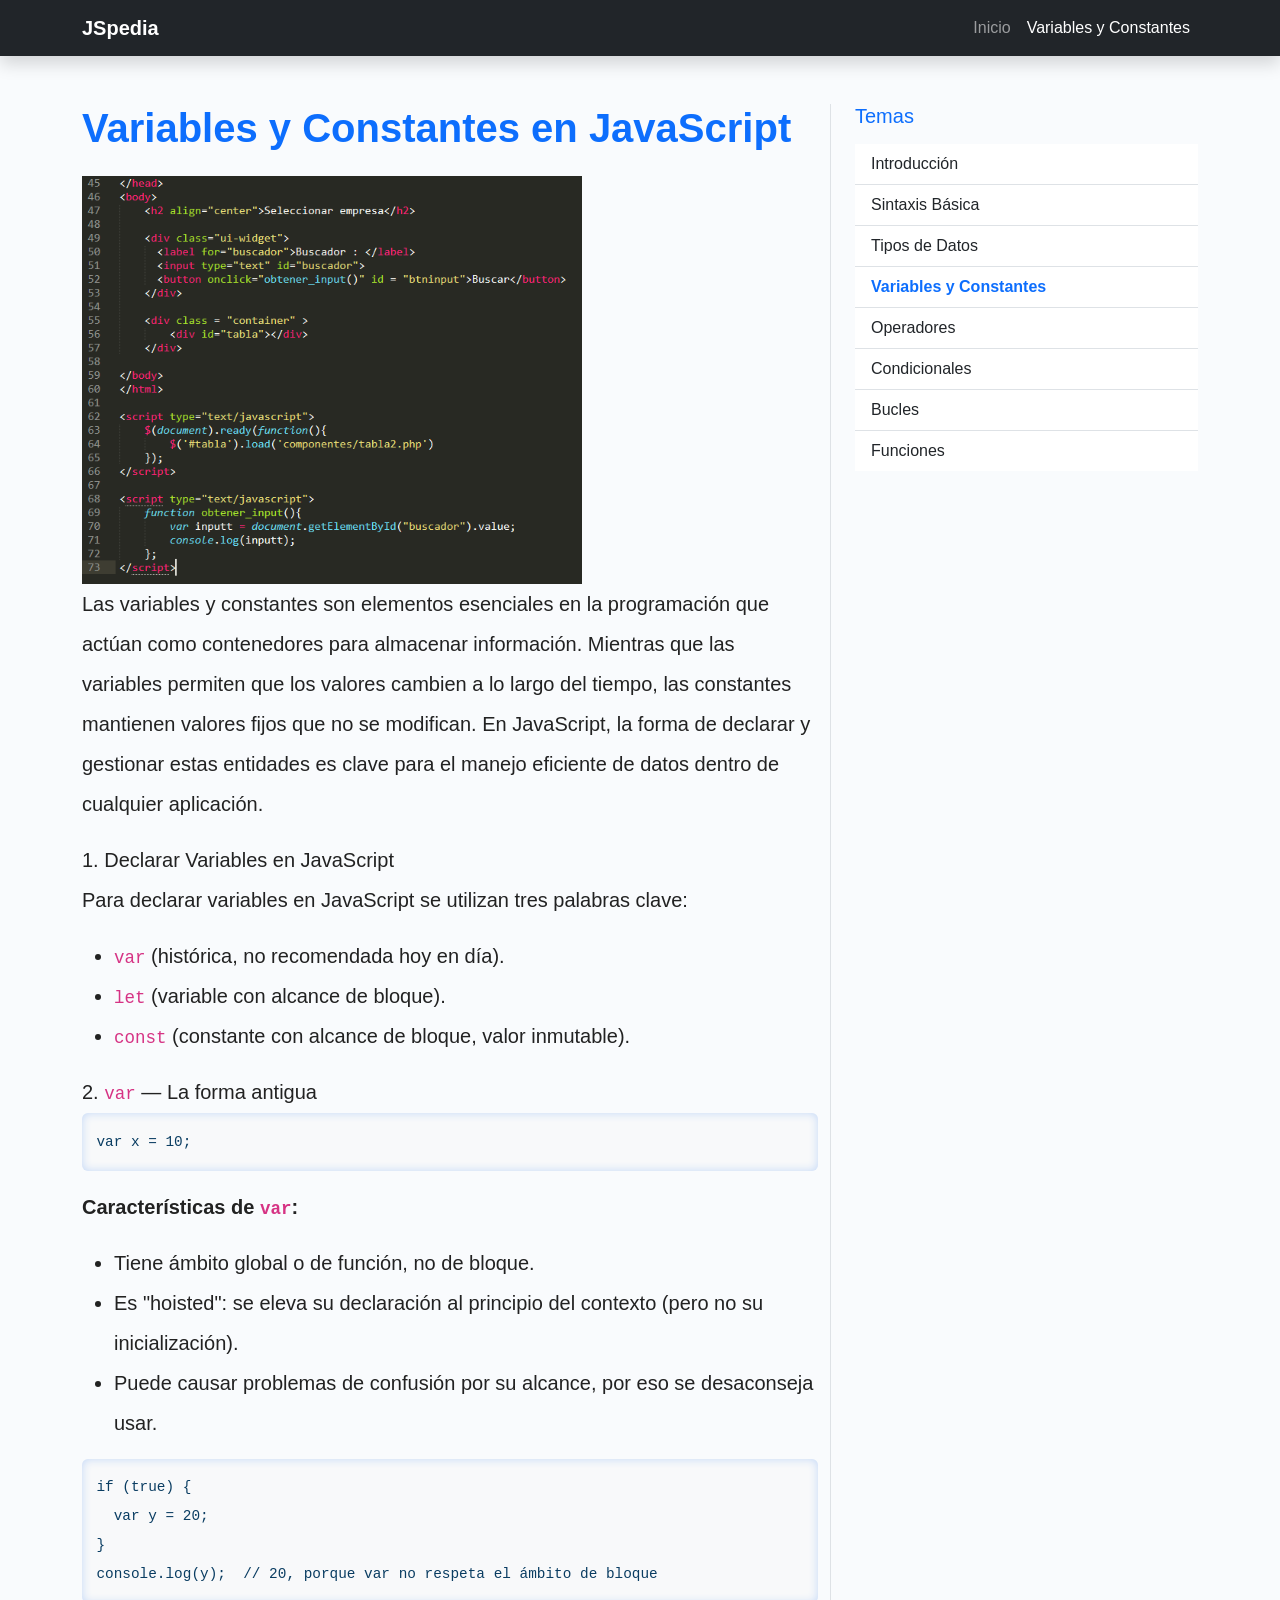
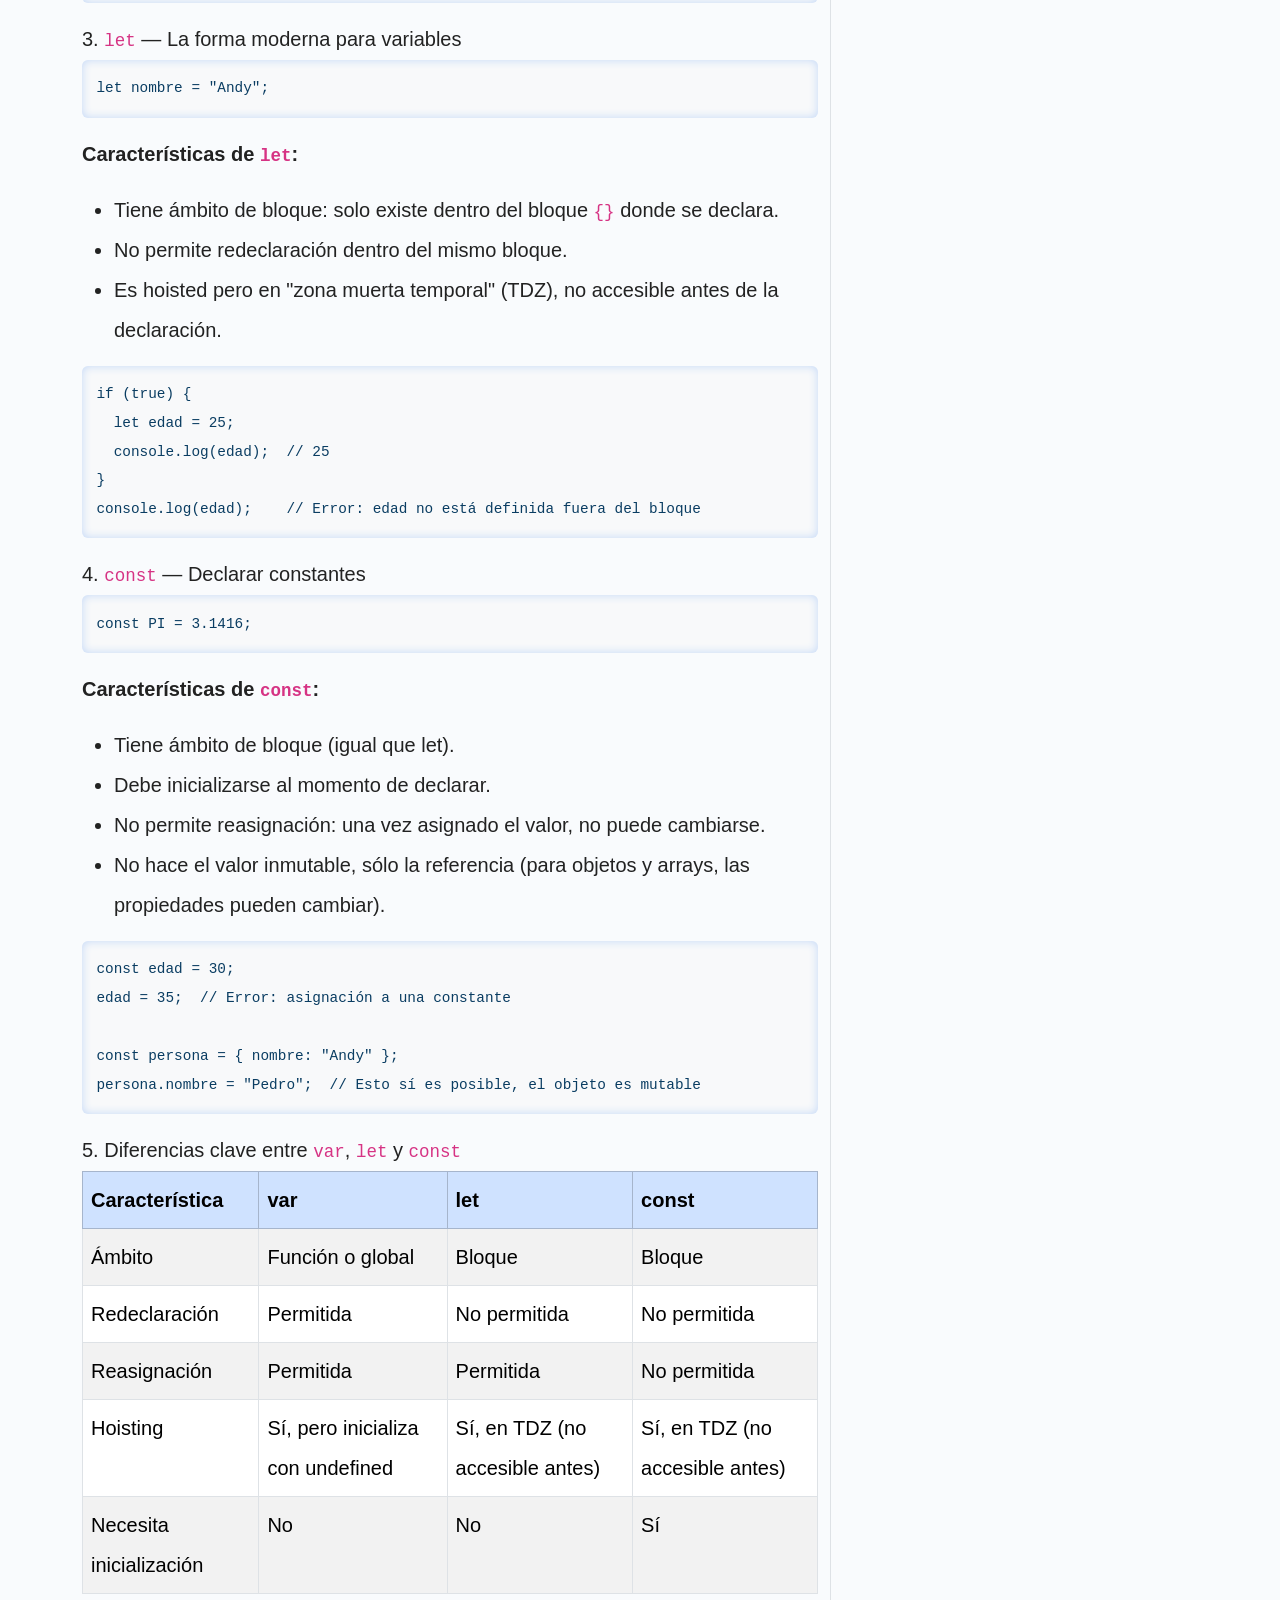
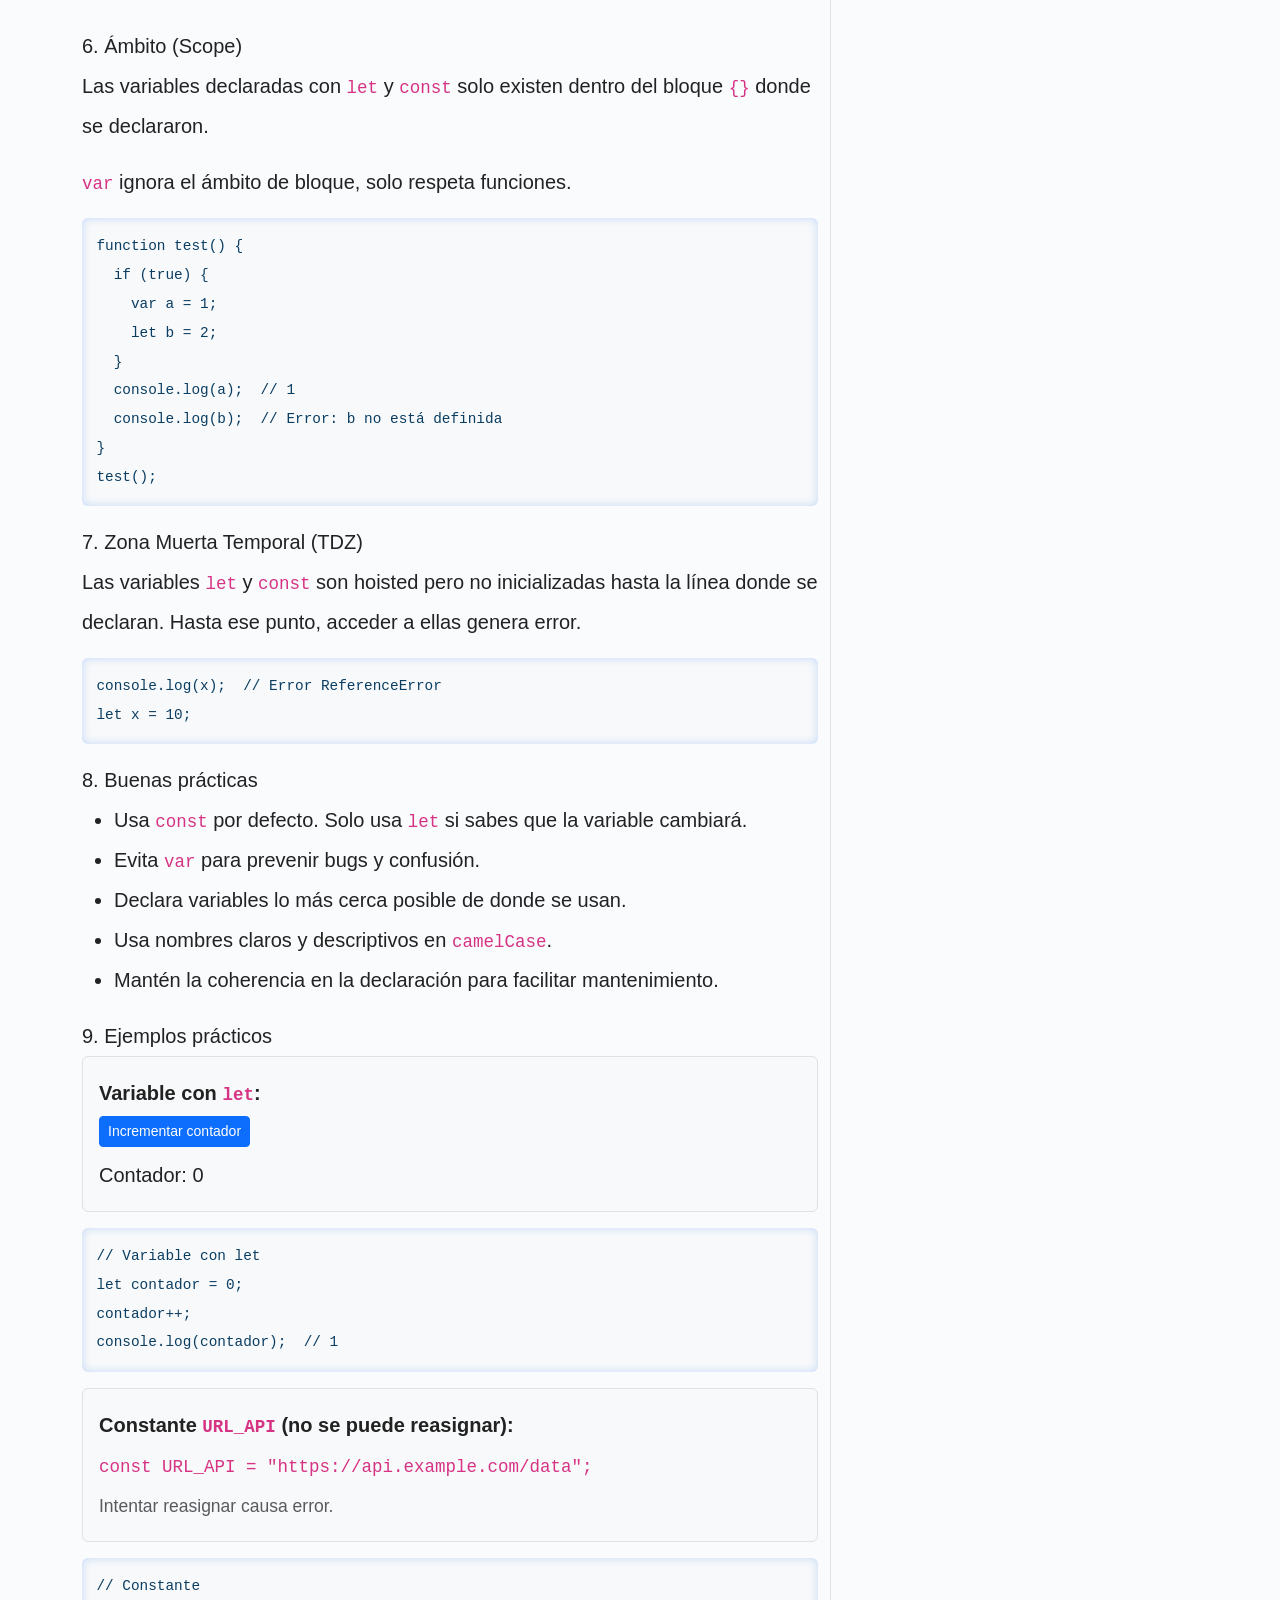
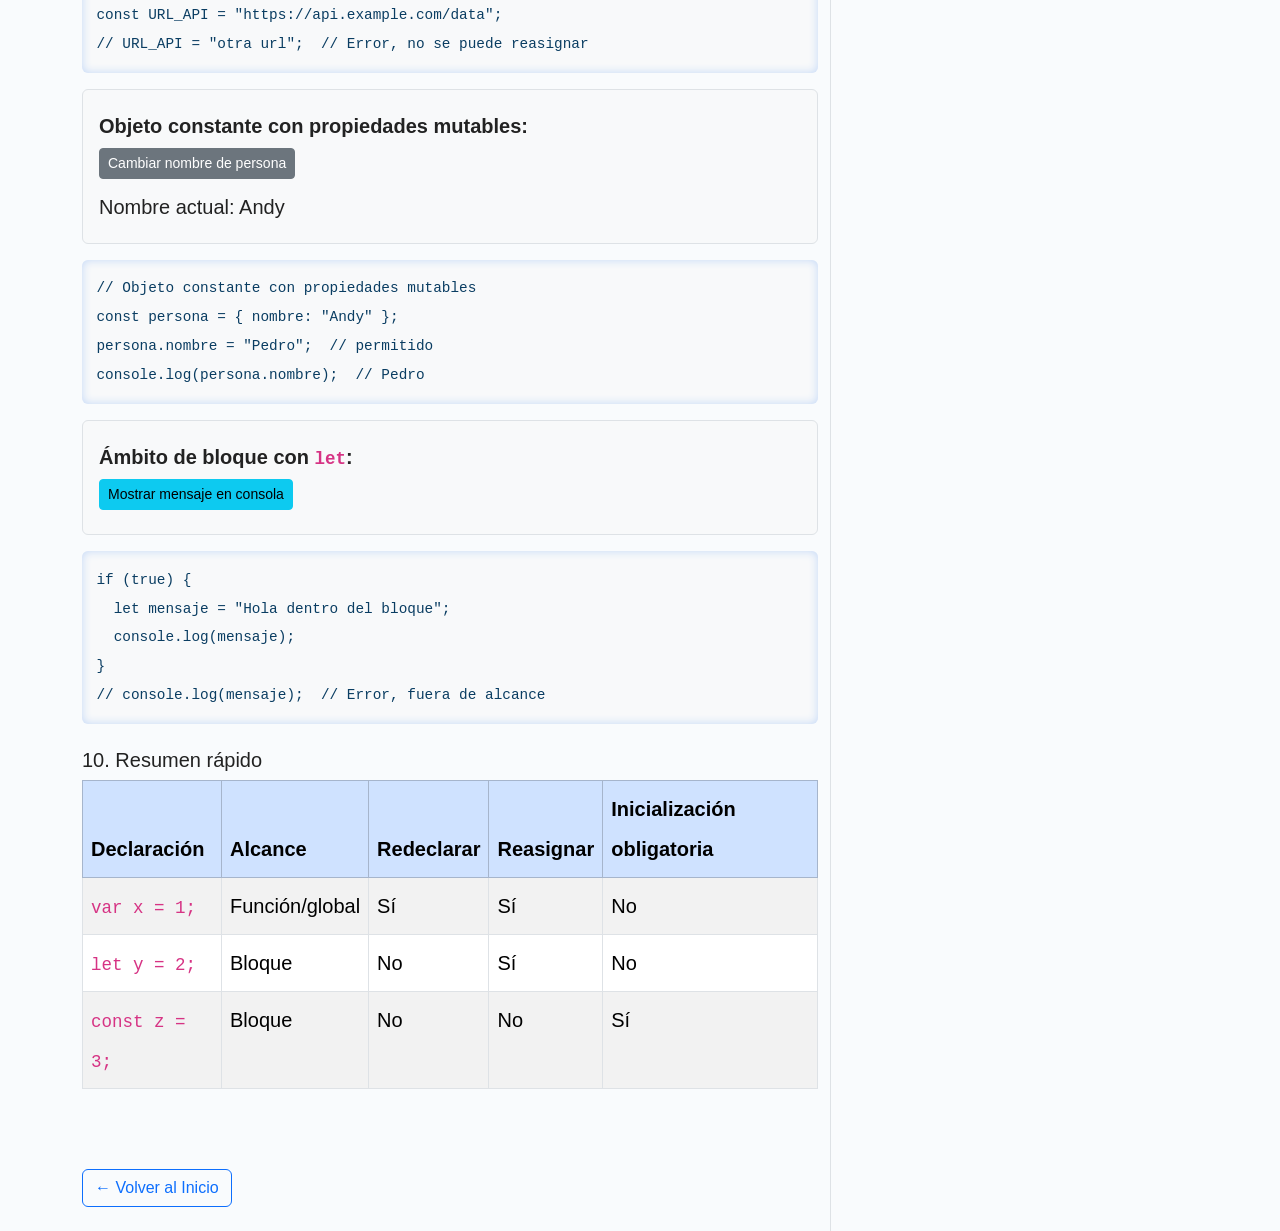
<file: temas/variables.html>
<!DOCTYPE html>
<html lang="es">
  <head>
    <meta charset="UTF-8" />
    <meta name="viewport" content="width=device-width, initial-scale=1" />
    <link rel="icon" href="../img/1.png" type="image/x-icon" />
    <title>Variables y Constantes en JavaScript</title>
    <link
      href="https://cdn.jsdelivr.net/npm/bootstrap@5.3.3/dist/css/bootstrap.min.css"
      rel="stylesheet"
    />
    <link href="../css/style.css" rel="stylesheet" />
    <style>
      pre code {
        display: block;
        padding: 1em;
        background-color: #f8f9fa;
        border-radius: 0.375rem;
        overflow-x: auto;
        font-size: 0.9rem;
      }
    </style>
  </head>
  <body>
    <nav class="navbar navbar-expand-lg navbar-dark bg-dark shadow sticky-top">
      <div class="container">
        <a class="navbar-brand fw-bold" href="../index.html">JSpedia</a>
        <button
          class="navbar-toggler"
          type="button"
          data-bs-toggle="collapse"
          data-bs-target="#menuTema"
          aria-controls="menuTema"
          aria-expanded="false"
          aria-label="Toggle navigation"
        >
          <span class="navbar-toggler-icon"></span>
        </button>
        <div class="collapse navbar-collapse" id="menuTema">
          <ul class="navbar-nav ms-auto fs-6">
            <li class="nav-item">
              <a class="nav-link" href="../index.html">Inicio</a>
            </li>
            <li class="nav-item">
              <a class="nav-link active" href="variables.html"
                >Variables y Constantes</a
              >
            </li>
          </ul>
        </div>
      </div>
    </nav>

    <div class="container my-5">
      <div class="row">
        <main class="col-lg-8">
          <h1 class="mb-4 text-primary fw-bold">
            Variables y Constantes en JavaScript
          </h1>

          <img src="../img/4.png" class="card-img-top" alt="Variables" />

          <article class="mb-4 fs-5 lh-lg">
            <section class="mb-5 fs-5 lh-lg">
              <p>
                Las variables y constantes son elementos esenciales en la
                programación que actúan como contenedores para almacenar
                información. Mientras que las variables permiten que los valores
                cambien a lo largo del tiempo, las constantes mantienen valores
                fijos que no se modifican. En JavaScript, la forma de declarar y
                gestionar estas entidades es clave para el manejo eficiente de
                datos dentro de cualquier aplicación.
              </p>

              <h5 class="mt-4">1. Declarar Variables en JavaScript</h5>
              <p>
                Para declarar variables en JavaScript se utilizan tres palabras
                clave:
              </p>
              <ul>
                <li>
                  <code>var</code> (histórica, no recomendada hoy en día).
                </li>
                <li><code>let</code> (variable con alcance de bloque).</li>
                <li>
                  <code>const</code> (constante con alcance de bloque, valor
                  inmutable).
                </li>
              </ul>

              <h5 class="mt-4">2. <code>var</code> — La forma antigua</h5>
              <pre><code>var x = 10;</code></pre>
              <p>
                <strong>Características de <code>var</code>:</strong>
              </p>
              <ul>
                <li>Tiene ámbito global o de función, no de bloque.</li>
                <li>
                  Es "hoisted": se eleva su declaración al principio del
                  contexto (pero no su inicialización).
                </li>
                <li>
                  Puede causar problemas de confusión por su alcance, por eso se
                  desaconseja usar.
                </li>
              </ul>
              <pre><code>if (true) {
  var y = 20;
}
console.log(y);  // 20, porque var no respeta el ámbito de bloque</code></pre>

              <h5 class="mt-4">
                3. <code>let</code> — La forma moderna para variables
              </h5>
              <pre><code>let nombre = "Andy";</code></pre>
              <p>
                <strong>Características de <code>let</code>:</strong>
              </p>
              <ul>
                <li>
                  Tiene ámbito de bloque: solo existe dentro del bloque
                  <code>{}</code> donde se declara.
                </li>
                <li>No permite redeclaración dentro del mismo bloque.</li>
                <li>
                  Es hoisted pero en "zona muerta temporal" (TDZ), no accesible
                  antes de la declaración.
                </li>
              </ul>
              <pre><code>if (true) {
  let edad = 25;
  console.log(edad);  // 25
}
console.log(edad);    // Error: edad no está definida fuera del bloque</code></pre>

              <h5 class="mt-4">4. <code>const</code> — Declarar constantes</h5>
              <pre><code>const PI = 3.1416;</code></pre>
              <p>
                <strong>Características de <code>const</code>:</strong>
              </p>
              <ul>
                <li>Tiene ámbito de bloque (igual que let).</li>
                <li>Debe inicializarse al momento de declarar.</li>
                <li>
                  No permite reasignación: una vez asignado el valor, no puede
                  cambiarse.
                </li>
                <li>
                  No hace el valor inmutable, sólo la referencia (para objetos y
                  arrays, las propiedades pueden cambiar).
                </li>
              </ul>
              <pre><code>const edad = 30;
edad = 35;  // Error: asignación a una constante

const persona = { nombre: "Andy" };
persona.nombre = "Pedro";  // Esto sí es posible, el objeto es mutable</code></pre>

              <h5 class="mt-4">
                5. Diferencias clave entre <code>var</code>, <code>let</code> y
                <code>const</code>
              </h5>
              <div class="table-responsive">
                <table class="table table-striped table-bordered">
                  <thead class="table-primary">
                    <tr>
                      <th>Característica</th>
                      <th>var</th>
                      <th>let</th>
                      <th>const</th>
                    </tr>
                  </thead>
                  <tbody>
                    <tr>
                      <td>Ámbito</td>
                      <td>Función o global</td>
                      <td>Bloque</td>
                      <td>Bloque</td>
                    </tr>
                    <tr>
                      <td>Redeclaración</td>
                      <td>Permitida</td>
                      <td>No permitida</td>
                      <td>No permitida</td>
                    </tr>
                    <tr>
                      <td>Reasignación</td>
                      <td>Permitida</td>
                      <td>Permitida</td>
                      <td>No permitida</td>
                    </tr>
                    <tr>
                      <td>Hoisting</td>
                      <td>Sí, pero inicializa con undefined</td>
                      <td>Sí, en TDZ (no accesible antes)</td>
                      <td>Sí, en TDZ (no accesible antes)</td>
                    </tr>
                    <tr>
                      <td>Necesita inicialización</td>
                      <td>No</td>
                      <td>No</td>
                      <td>Sí</td>
                    </tr>
                  </tbody>
                </table>
              </div>

              <h5 class="mt-4">6. Ámbito (Scope)</h5>
              <p>
                Las variables declaradas con <code>let</code> y
                <code>const</code> solo existen dentro del bloque
                <code>{}</code> donde se declararon.
              </p>
              <p>
                <code>var</code> ignora el ámbito de bloque, solo respeta
                funciones.
              </p>
              <pre><code>function test() {
  if (true) {
    var a = 1;
    let b = 2;
  }
  console.log(a);  // 1
  console.log(b);  // Error: b no está definida
}
test();</code></pre>

              <h5 class="mt-4">7. Zona Muerta Temporal (TDZ)</h5>
              <p>
                Las variables <code>let</code> y <code>const</code> son hoisted
                pero no inicializadas hasta la línea donde se declaran. Hasta
                ese punto, acceder a ellas genera error.
              </p>
              <pre><code>console.log(x);  // Error ReferenceError
let x = 10;</code></pre>

              <h5 class="mt-4">8. Buenas prácticas</h5>
              <ul>
                <li>
                  Usa <code>const</code> por defecto. Solo usa
                  <code>let</code> si sabes que la variable cambiará.
                </li>
                <li>Evita <code>var</code> para prevenir bugs y confusión.</li>
                <li>
                  Declara variables lo más cerca posible de donde se usan.
                </li>
                <li>
                  Usa nombres claros y descriptivos en <code>camelCase</code>.
                </li>
                <li>
                  Mantén la coherencia en la declaración para facilitar
                  mantenimiento.
                </li>
              </ul>

              <h5 class="mt-4">9. Ejemplos prácticos</h5>

              <div class="mb-3 p-3 border rounded bg-light">
                <strong>Variable con <code>let</code>:</strong><br />
                <button id="btnContar" class="btn btn-sm btn-primary mb-2">
                  Incrementar contador
                </button>
                <div>Contador: <span id="contadorValor">0</span></div>
              </div>

              <pre><code>// Variable con let
let contador = 0;
contador++;
console.log(contador);  // 1
</code></pre>

              <div class="mb-3 p-3 border rounded bg-light">
                <strong
                  >Constante <code>URL_API</code> (no se puede
                  reasignar):</strong
                ><br />
                <code>const URL_API = "https://api.example.com/data";</code
                ><br />
                <small class="text-muted"
                  >Intentar reasignar causa error.</small
                >
              </div>

              <pre><code>// Constante
const URL_API = "https://api.example.com/data";
// URL_API = "otra url";  // Error, no se puede reasignar
</code></pre>

              <div class="mb-3 p-3 border rounded bg-light">
                <strong>Objeto constante con propiedades mutables:</strong
                ><br />
                <button
                  id="btnCambiarNombre"
                  class="btn btn-sm btn-secondary mb-2"
                >
                  Cambiar nombre de persona</button
                ><br />
                Nombre actual: <span id="nombrePersona">Andy</span>
              </div>

              <pre><code>// Objeto constante con propiedades mutables
const persona = { nombre: "Andy" };
persona.nombre = "Pedro";  // permitido
console.log(persona.nombre);  // Pedro
</code></pre>

              <div class="mb-3 p-3 border rounded bg-light">
                <strong>Ámbito de bloque con <code>let</code>:</strong><br />
                <button id="btnMostrarMensaje" class="btn btn-sm btn-info mb-2">
                  Mostrar mensaje en consola
                </button>
              </div>

              <pre><code>if (true) {
  let mensaje = "Hola dentro del bloque";
  console.log(mensaje);
}
// console.log(mensaje);  // Error, fuera de alcance
</code></pre>

              <h5 class="mt-4">10. Resumen rápido</h5>
              <div class="table-responsive">
                <table class="table table-striped table-bordered">
                  <thead class="table-primary">
                    <tr>
                      <th>Declaración</th>
                      <th>Alcance</th>
                      <th>Redeclarar</th>
                      <th>Reasignar</th>
                      <th>Inicialización obligatoria</th>
                    </tr>
                  </thead>
                  <tbody>
                    <tr>
                      <td><code>var x = 1;</code></td>
                      <td>Función/global</td>
                      <td>Sí</td>
                      <td>Sí</td>
                      <td>No</td>
                    </tr>
                    <tr>
                      <td><code>let y = 2;</code></td>
                      <td>Bloque</td>
                      <td>No</td>
                      <td>Sí</td>
                      <td>No</td>
                    </tr>
                    <tr>
                      <td><code>const z = 3;</code></td>
                      <td>Bloque</td>
                      <td>No</td>
                      <td>No</td>
                      <td>Sí</td>
                    </tr>
                  </tbody>
                </table>
              </div>
            </section>

            <a href="../index.html" class="btn btn-outline-primary mt-3"
              >← Volver al Inicio</a
            >
          </article>
        </main>

        <nav class="col-lg-4 mt-4 mt-lg-0 ps-lg-4 border-start">
          <h5 class="text-primary mb-3">Temas</h5>
          <ul class="list-group list-group-flush">
            <li class="list-group-item">
              <a href="introduccion.html" class="text-decoration-none text-dark"
                >Introducción</a
              >
            </li>
            <li class="list-group-item">
              <a href="sintaxis.html" class="text-decoration-none text-dark"
                >Sintaxis Básica</a
              >
            </li>
            <li class="list-group-item">
              <a href="tipos-datos.html" class="text-decoration-none text-dark"
                >Tipos de Datos</a
              >
            </li>
            <li class="list-group-item">
              <a
                href="variables.html"
                class="text-decoration-none fw-semibold text-primary"
                >Variables y Constantes</a
              >
            </li>
            <li class="list-group-item">
              <a href="operadores.html" class="text-decoration-none text-dark"
                >Operadores</a
              >
            </li>
            <li class="list-group-item">
              <a
                href="condicionales.html"
                class="text-decoration-none text-dark"
                >Condicionales</a
              >
            </li>
            <li class="list-group-item">
              <a href="bucles.html" class="text-decoration-none text-dark"
                >Bucles</a
              >
            </li>
            <li class="list-group-item">
              <a href="funciones.html" class="text-decoration-none text-dark"
                >Funciones</a
              >
            </li>
          </ul>
        </nav>
      </div>
    </div>

    <script src="https://cdn.jsdelivr.net/npm/bootstrap@5.3.3/dist/js/bootstrap.bundle.min.js"></script>
    <script>
      let contador = 0;
      const contadorValor = document.getElementById("contadorValor");
      document.getElementById("btnContar").addEventListener("click", () => {
        contador++;
        contadorValor.textContent = contador;
        console.log("Contador:", contador);
      });

      const persona = { nombre: "Andy" };
      const nombrePersona = document.getElementById("nombrePersona");
      document
        .getElementById("btnCambiarNombre")
        .addEventListener("click", () => {
          persona.nombre = persona.nombre === "Andy" ? "Pedro" : "Andy";
          nombrePersona.textContent = persona.nombre;
          console.log("Nombre persona:", persona.nombre);
        });

      document
        .getElementById("btnMostrarMensaje")
        .addEventListener("click", () => {
          if (true) {
            let mensaje = "Hola dentro del bloque";
            console.log(mensaje);
            alert(mensaje);
          }
        });
    </script>
  </body>
</html>
</file>
<file: css/style.css>
body {
  font-family: "Segoe UI", Tahoma, Geneva, Verdana, sans-serif;
  background-color: #f9fbfd;
  color: #222;
  min-height: 100vh;
  display: flex;
  flex-direction: column;
}

header {
  background: linear-gradient(90deg, #007bff, #00aaff);
  position: relative;
}

.tema-card {
  transition: transform 0.3s ease, box-shadow 0.3s ease;
  cursor: pointer;
}
.tema-card:hover {
  transform: translateY(-10px);
  box-shadow: 0 10px 25px rgba(0, 123, 255, 0.4);
}

.tema-img {
  object-fit: cover;
  height: 180px;
}

.btn-theme {
  transition: background-color 0.3s ease, box-shadow 0.3s ease;
}
.btn-theme:hover {
  background-color: #0056b3;
  box-shadow: 0 4px 12px rgba(0, 86, 179, 0.6);
}

.card-title {
  color: #007bff;
}

pre code {
  background-color: #e9f1fb;
  padding: 15px;
  display: block;
  border-radius: 8px;
  overflow-x: auto;
  font-family: "Fira Code", monospace, monospace;
  font-size: 1rem;
  color: #0a3d62;
  box-shadow: inset 0 0 10px #c3d8f7;
}

footer {
  margin-top: auto;
}

html {
  scroll-behavior: smooth;
}

.card-img-top {
  width: 100%;
  max-width: 500px;
  height: auto;
}

html,
body {
  height: 100%;
  margin: 0;
  display: flex;
  flex-direction: column;
}

body > main {
  flex: 1 0 auto;
}

footer {
  flex-shrink: 0;
}
</file>
